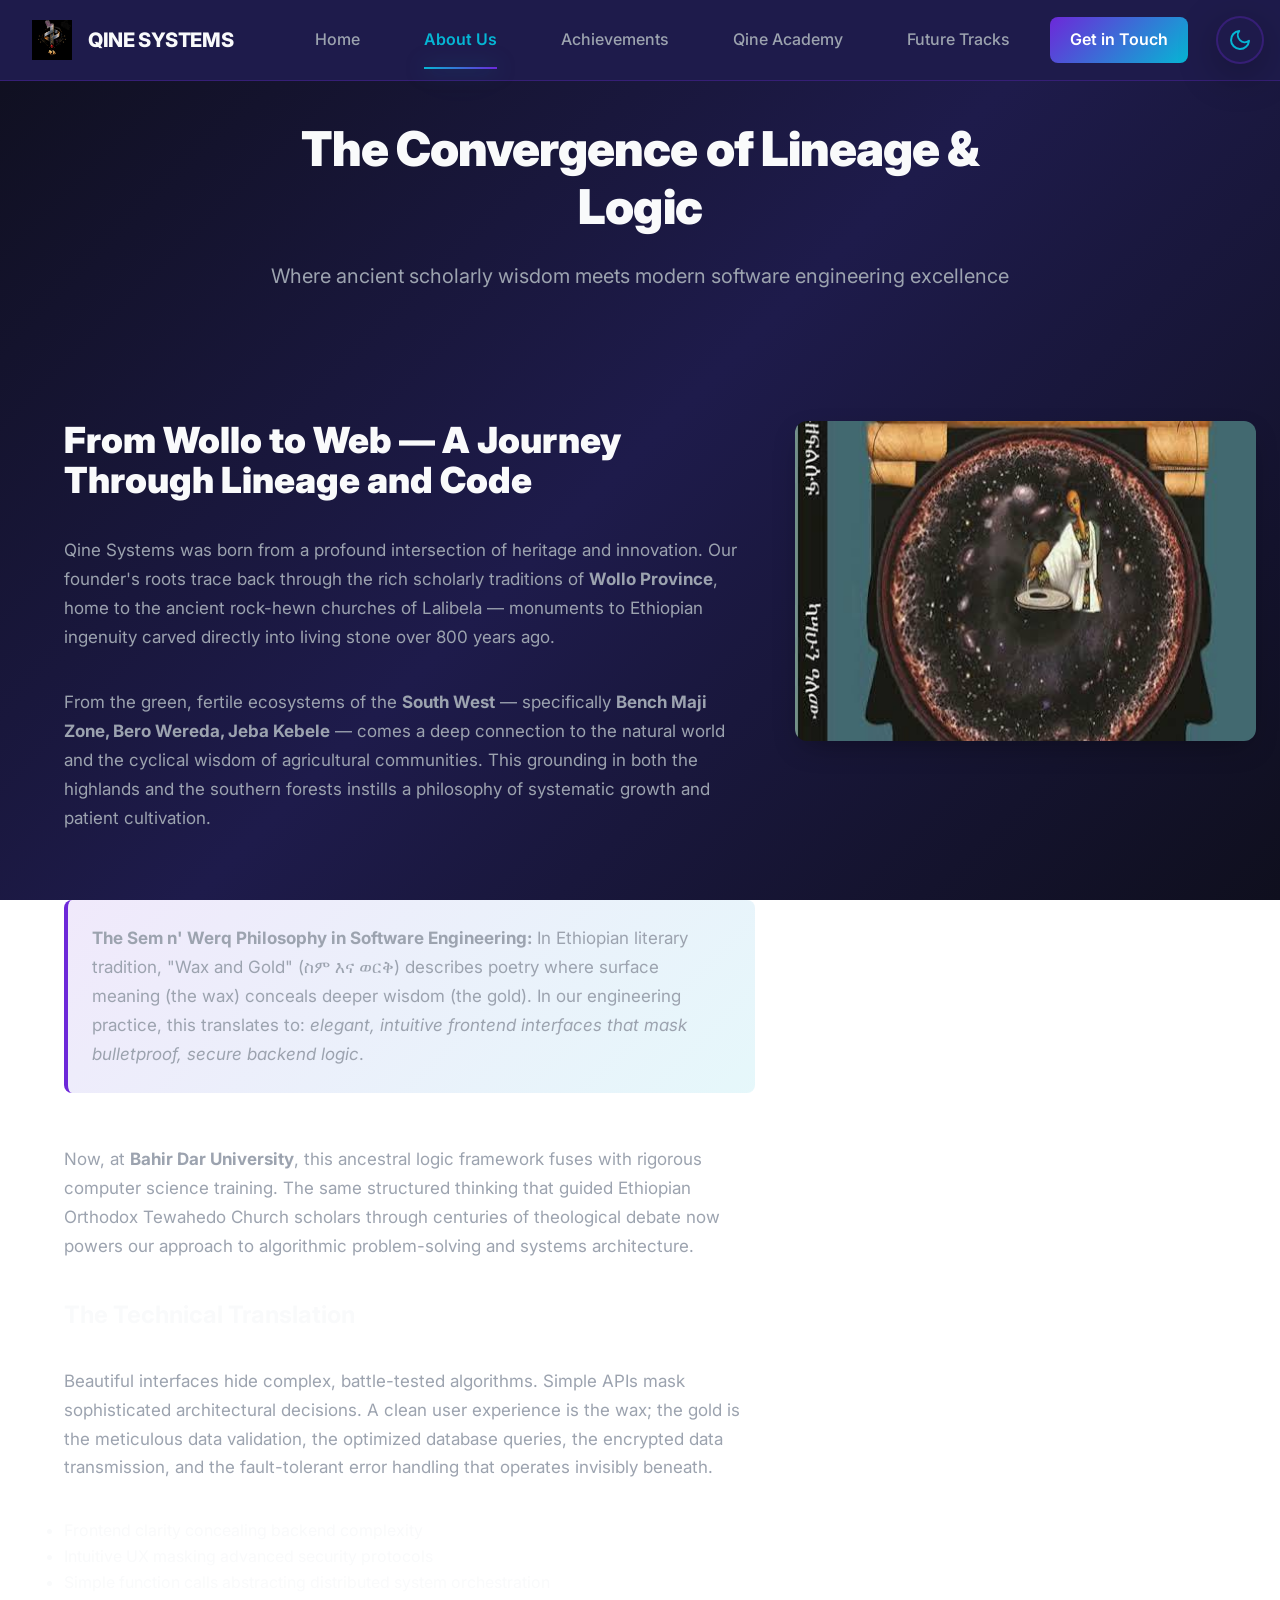
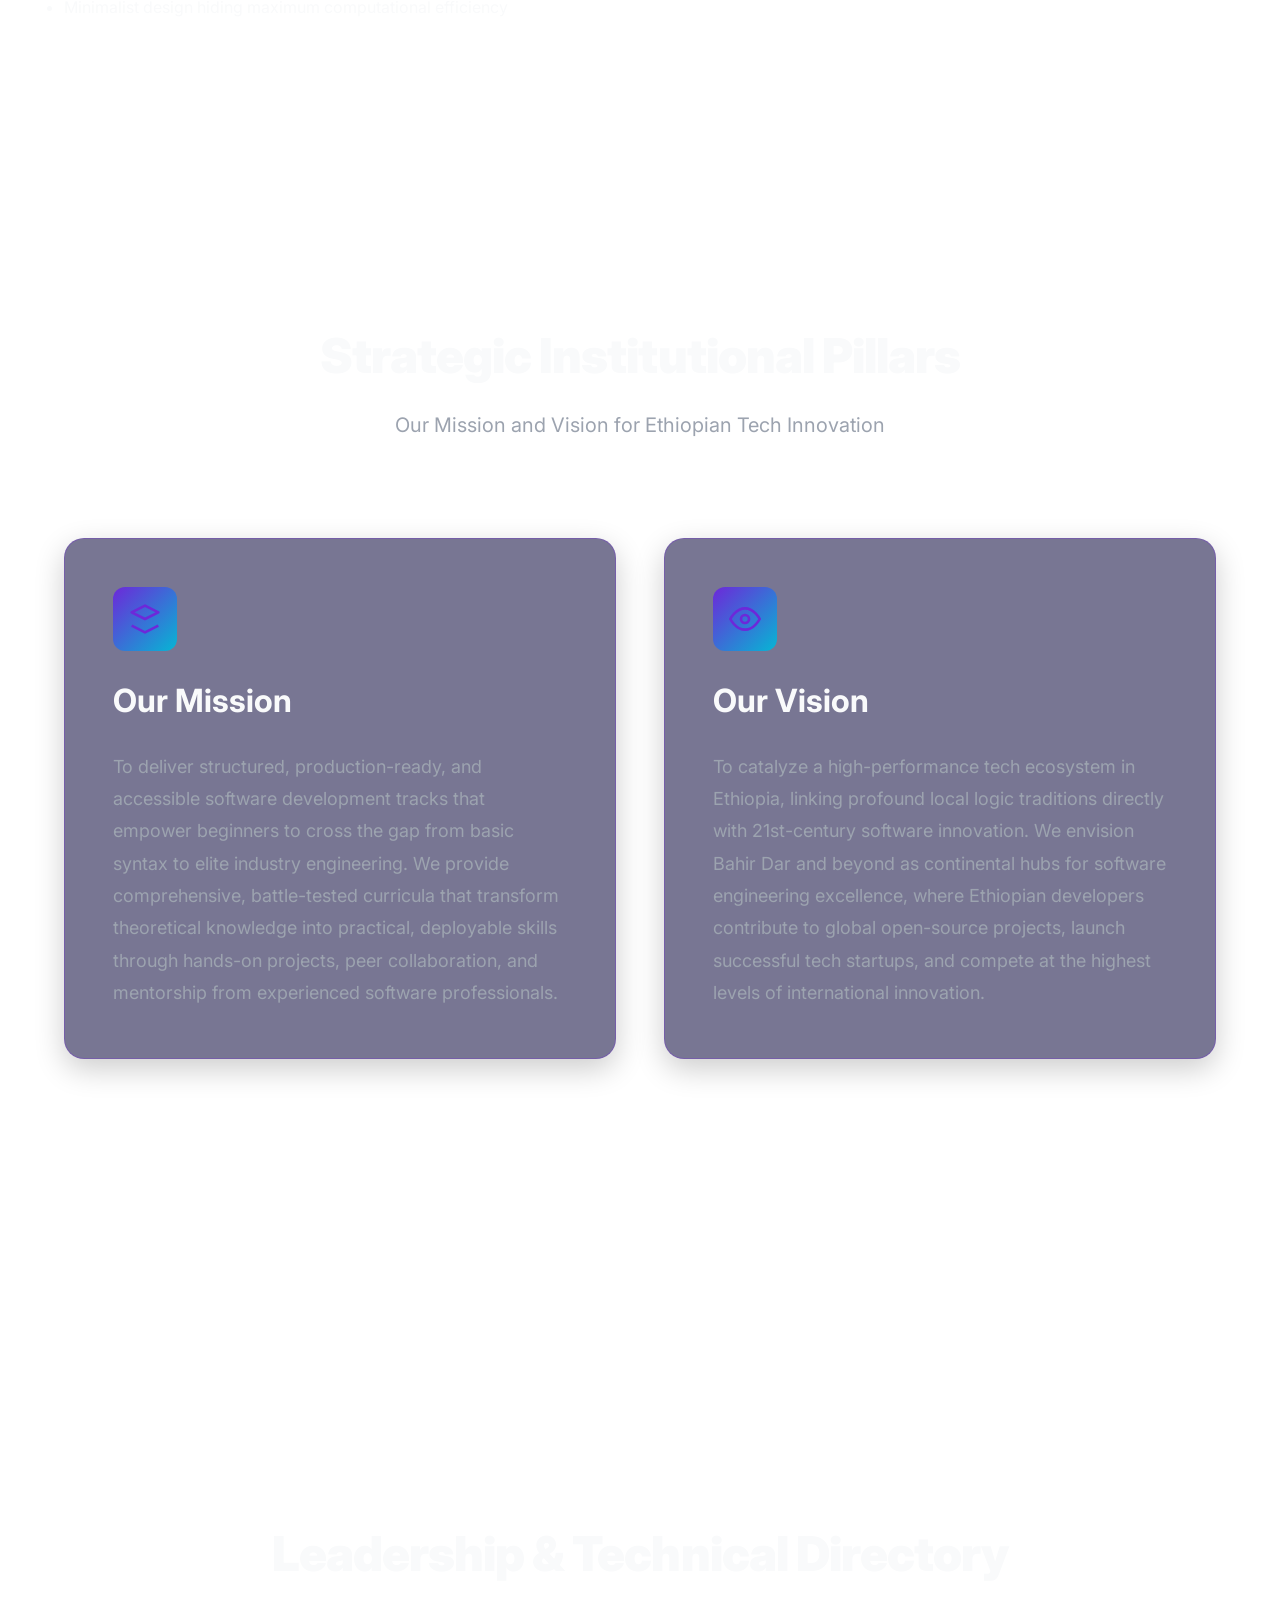
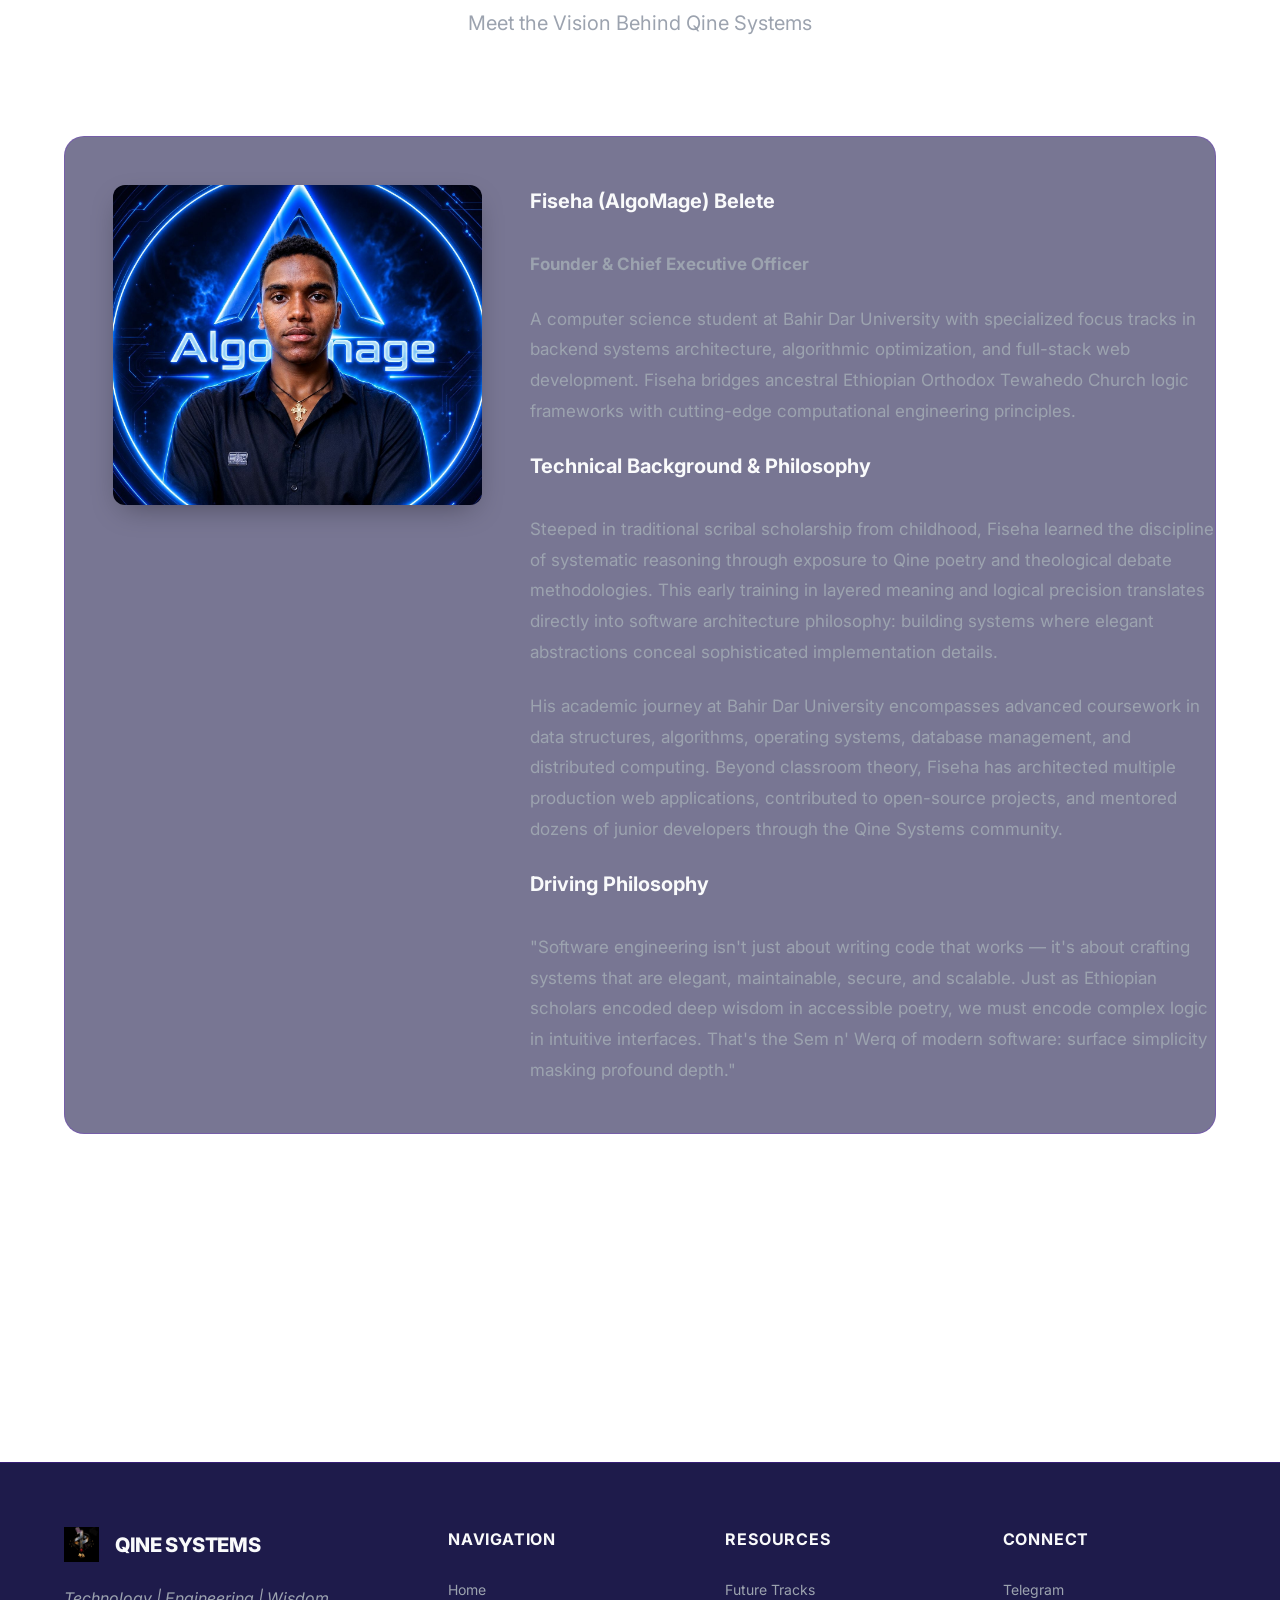
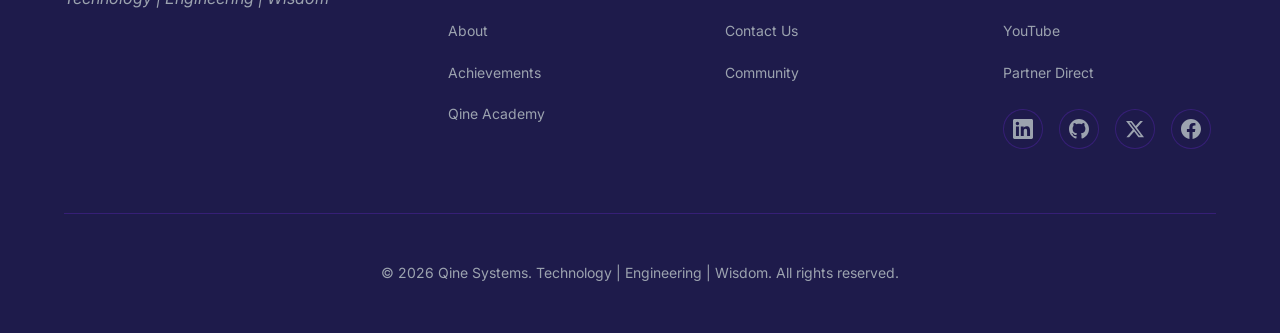
<file: pages/about.html>
<!DOCTYPE html>
<html lang="en">
<head>
    <meta charset="UTF-8">
    <meta name="viewport" content="width=device-width, initial-scale=1.0">
    <meta name="description" content="About Qine Systems - The Convergence of Lineage & Logic. Discover the Sem n' Werq philosophy and our academic foundation at Bahir Dar University.">
    <meta name="author" content="Qine Systems">
    <meta name="theme-color" content="#1E1B4B">
    <title>About Us - Qine Systems</title>
    <link rel="stylesheet" href="../styles.css">
    <link rel="preconnect" href="https://fonts.googleapis.com">
    <link rel="preconnect" href="https://fonts.gstatic.com" crossorigin>
    <link href="https://fonts.googleapis.com/css2?family=Inter:wght@300;400;500;600;700;800;900&family=JetBrains+Mono:wght@400;500;600;700&display=swap" rel="stylesheet">
</head>
<body>
    <!-- Global Navigation Bar with Theme Toggle INSIDE -->
    <header class="header" role="banner">
        <nav class="navbar" role="navigation" aria-label="Main navigation">
            <div class="nav-brand">
                <img src="../assets/QineSystem-Logo.jpg" alt="Qine Systems Logo" class="nav-logo-image">
                <a href="home.html" class="logo">QINE SYSTEMS</a>
            </div>
            
            <button class="nav-toggle" aria-label="Toggle mobile menu">
                <span class="hamburger"></span>
                <span class="hamburger"></span>
                <span class="hamburger"></span>
            </button>
            
            <ul class="nav-menu">
                <li><a href="home.html" class="nav-link">Home</a></li>
                <li><a href="about.html" class="nav-link active">About Us</a></li>
                <li><a href="achievements.html" class="nav-link">Achievements</a></li>
                <li><a href="academy.html" class="nav-link">Qine Academy</a></li>
                <li><a href="roadmap.html" class="nav-link">Future Tracks</a></li>
                <li><a href="contact.html" class="nav-link btn-nav">Get in Touch</a></li>
            </ul>
            
            <!-- THEME TOGGLE - ABSOLUTE INSIDE HEADER -->
            <button class="theme-toggle" aria-label="Toggle dark/light mode" title="Toggle theme">
                <svg class="moon-icon" xmlns="http://www.w3.org/2000/svg" viewBox="0 0 24 24" fill="none" stroke="currentColor" stroke-width="2" stroke-linecap="round" stroke-linejoin="round">
                    <path d="M21 12.79A9 9 0 1 1 11.21 3 7 7 0 0 0 21 12.79z"></path>
                </svg>
                <svg class="sun-icon" xmlns="http://www.w3.org/2000/svg" viewBox="0 0 24 24" fill="none" stroke="currentColor" stroke-width="2" stroke-linecap="round" stroke-linejoin="round">
                    <circle cx="12" cy="12" r="5"></circle>
                    <line x1="12" y1="1" x2="12" y2="3"></line>
                    <line x1="12" y1="21" x2="12" y2="23"></line>
                    <line x1="4.22" y1="4.22" x2="5.64" y2="5.64"></line>
                    <line x1="18.36" y1="18.36" x2="19.78" y2="19.78"></line>
                    <line x1="1" y1="12" x2="3" y2="12"></line>
                    <line x1="21" y1="12" x2="23" y2="12"></line>
                    <line x1="4.22" y1="19.78" x2="5.64" y2="18.36"></line>
                    <line x1="18.36" y1="5.64" x2="19.78" y2="4.22"></line>
                </svg>
            </button>
        </nav>
    </header>

    <!-- SECTION 1: THE CULTURAL & STRUCTURAL ROADMAP -->
    <section id="about" class="deep-section about-section" role="main">
        <div class="container">
            <div class="section-header">
                <h1 class="section-title">The Convergence of Lineage & Logic</h1>
                <p class="section-subtitle">
                    Where ancient scholarly wisdom meets modern software engineering excellence
                </p>
            </div>
            
            <div class="asymmetric-grid">
                <!-- Left Column: Full Cultural Narrative (60%) -->
                <div class="content-column">
                    <h2>From Wollo to Web — A Journey Through Lineage and Code</h2>
                    
                    <p>
                        Qine Systems was born from a profound intersection of heritage and innovation. Our founder's 
                        roots trace back through the rich scholarly traditions of <strong>Wollo Province</strong>, home 
                        to the ancient rock-hewn churches of Lalibela — monuments to Ethiopian ingenuity carved directly 
                        into living stone over 800 years ago.
                    </p>
                    
                    <p>
                        From the green, fertile ecosystems of the <strong>South West</strong> — specifically <strong>Bench 
                        Maji Zone, Bero Wereda, Jeba Kebele</strong> — comes a deep connection to the natural world and 
                        the cyclical wisdom of agricultural communities. This grounding in both the highlands and the 
                        southern forests instills a philosophy of systematic growth and patient cultivation.
                    </p>
                    
                    <div class="highlight-box">
                        <p>
                            <strong>The Sem n' Werq Philosophy in Software Engineering:</strong> In Ethiopian literary 
                            tradition, "Wax and Gold" (ስም እና ወርቅ) describes poetry where surface meaning (the wax) 
                            conceals deeper wisdom (the gold). In our engineering practice, this translates to: 
                            <em>elegant, intuitive frontend interfaces that mask bulletproof, secure backend logic</em>.
                        </p>
                    </div>
                    
                    <p>
                        Now, at <strong>Bahir Dar University</strong>, this ancestral logic framework fuses with rigorous 
                        computer science training. The same structured thinking that guided Ethiopian Orthodox Tewahedo 
                        Church scholars through centuries of theological debate now powers our approach to algorithmic 
                        problem-solving and systems architecture.
                    </p>
                    
                    <h3>The Technical Translation</h3>
                    
                    <p>
                        Beautiful interfaces hide complex, battle-tested algorithms. Simple APIs mask sophisticated 
                        architectural decisions. A clean user experience is the wax; the gold is the meticulous data 
                        validation, the optimized database queries, the encrypted data transmission, and the fault-tolerant 
                        error handling that operates invisibly beneath.
                    </p>
                    
                    <ul>
                        <li>Frontend clarity concealing backend complexity</li>
                        <li>Intuitive UX masking advanced security protocols</li>
                        <li>Simple function calls abstracting distributed system orchestration</li>
                        <li>Minimalist design hiding maximum computational efficiency</li>
                    </ul>
                </div>
                
                <!-- Right Column: Heritage Visual (40%) -->
                <div class="image-container">
                    <img src="../assets/qine-heritage-visual.jpg" alt="Ethiopian Scholarly Tradition">
                    <div class="image-overlay">
                        <p class="image-note gold">Ancient Scholarly Wisdom Intersecting with Modern Computer Science Logic</p>
                    </div>
                </div>
            </div>
        </div>
    </section>

    <div class="section-divider"></div>

    <!-- SECTION 2: STRATEGIC INSTITUTIONAL PILLARS -->
    <section class="deep-section pillars-section">
        <div class="container">
            <div class="section-header">
                <h2 class="section-title">Strategic Institutional Pillars</h2>
                <p class="section-subtitle">Our Mission and Vision for Ethiopian Tech Innovation</p>
            </div>
            
            <div class="mission-vision-expanded">
                <!-- Mission Module -->
                <div class="mission-vision-card-large">
                    <div class="card-icon-large" aria-hidden="true">
                        <svg width="60" height="60" viewBox="0 0 24 24" fill="none" xmlns="http://www.w3.org/2000/svg">
                            <path d="M12 2L2 7L12 12L22 7L12 2Z" stroke="currentColor" stroke-width="2" stroke-linejoin="round"/>
                            <path d="M2 17L12 22L22 17" stroke="currentColor" stroke-width="2" stroke-linejoin="round"/>
                        </svg>
                    </div>
                    <h3>Our Mission</h3>
                    <p>
                        To deliver structured, production-ready, and accessible software development tracks that 
                        empower beginners to cross the gap from basic syntax to elite industry engineering. We 
                        provide comprehensive, battle-tested curricula that transform theoretical knowledge into 
                        practical, deployable skills through hands-on projects, peer collaboration, and mentorship 
                        from experienced software professionals.
                    </p>
                </div>
                
                <!-- Vision Module -->
                <div class="mission-vision-card-large">
                    <div class="card-icon-large" aria-hidden="true">
                        <svg width="60" height="60" viewBox="0 0 24 24" fill="none" xmlns="http://www.w3.org/2000/svg">
                            <path d="M1 12s4-8 11-8 11 8 11 8-4 8-11 8-11-8-11-8z" stroke="currentColor" stroke-width="2"/>
                            <circle cx="12" cy="12" r="3" stroke="currentColor" stroke-width="2"/>
                        </svg>
                    </div>
                    <h3>Our Vision</h3>
                    <p>
                        To catalyze a high-performance tech ecosystem in Ethiopia, linking profound local logic 
                        traditions directly with 21st-century software innovation. We envision Bahir Dar and beyond 
                        as continental hubs for software engineering excellence, where Ethiopian developers contribute 
                        to global open-source projects, launch successful tech startups, and compete at the highest 
                        levels of international innovation.
                    </p>
                </div>
            </div>
        </div>
    </section>

    <div class="section-divider"></div>

    <!-- SECTION 3: LEADERSHIP & TECH DIRECTORY -->
    <section class="deep-section leadership-section">
        <div class="container">
            <div class="section-header">
                <h2 class="section-title">Leadership & Technical Directory</h2>
                <p class="section-subtitle">Meet the Vision Behind Qine Systems</p>
            </div>
            
            <div class="leadership-profile-expanded">
                <!-- Left Column: Founder Profile Image (35%) -->
                <div class="image-container" style="height: 400px;">
                    <img src="../assets/founder-profile.jpg" alt="Founder and CEO">
                    <div class="image-overlay">
                        <p class="image-note gold">Founder & CEO — Qine Systems</p>
                    </div>
                </div>
                
                <!-- Right Column: Comprehensive Bio (65%) -->
                <div class="profile-bio-extended">
                    <h4>Fiseha (AlgoMage) Belete</h4>
                    <p><strong>Founder & Chief Executive Officer</strong></p>
                    
                    <p>
                        A computer science student at Bahir Dar University with specialized focus tracks in backend 
                        systems architecture, algorithmic optimization, and full-stack web development. Fiseha bridges 
                        ancestral Ethiopian Orthodox Tewahedo Church logic frameworks with cutting-edge computational 
                        engineering principles.
                    </p>
                    
                    <h4>Technical Background & Philosophy</h4>
                    
                    <p>
                        Steeped in traditional scribal scholarship from childhood, Fiseha learned the discipline of 
                        systematic reasoning through exposure to Qine poetry and theological debate methodologies. 
                        This early training in layered meaning and logical precision translates directly into software 
                        architecture philosophy: building systems where elegant abstractions conceal sophisticated 
                        implementation details.
                    </p>
                    
                    <p>
                        His academic journey at Bahir Dar University encompasses advanced coursework in data structures, 
                        algorithms, operating systems, database management, and distributed computing. Beyond classroom 
                        theory, Fiseha has architected multiple production web applications, contributed to open-source 
                        projects, and mentored dozens of junior developers through the Qine Systems community.
                    </p>
                    
                    <h4>Driving Philosophy</h4>
                    
                    <p>
                        "Software engineering isn't just about writing code that works — it's about crafting systems 
                        that are elegant, maintainable, secure, and scalable. Just as Ethiopian scholars encoded deep 
                        wisdom in accessible poetry, we must encode complex logic in intuitive interfaces. That's the 
                        Sem n' Werq of modern software: surface simplicity masking profound depth."
                    </p>
                </div>
            </div>
        </div>
    </section>

    <!-- Footer -->
    <footer class="footer" role="contentinfo">
        <div class="container">
            <div class="footer-content">
                <div class="footer-brand">
                    <div class="footer-logo-container">
                        <img src="../assets/QineSystem-Logo.jpg" alt="Qine Systems Logo" class="footer-logo-image">
                        <h3 class="footer-logo">QINE SYSTEMS</h3>
                    </div>
                    <p class="footer-tagline">Technology | Engineering | Wisdom</p>
                </div>
                
                <nav class="footer-links" aria-label="Footer navigation">
                    <div class="footer-column">
                        <h4>Navigation</h4>
                        <ul>
                            <li><a href="home.html">Home</a></li>
                            <li><a href="about.html">About</a></li>
                            <li><a href="achievements.html">Achievements</a></li>
                            <li><a href="academy.html">Qine Academy</a></li>
                        </ul>
                    </div>
                    
                    <div class="footer-column">
                        <h4>Resources</h4>
                        <ul>
                            <li><a href="roadmap.html">Future Tracks</a></li>
                            <li><a href="contact.html">Contact Us</a></li>
                            <li><a href="https://t.me/QineSystems" target="_blank" rel="noopener noreferrer">Community</a></li>
                        </ul>
                    </div>
                    
                    <div class="footer-column">
                        <h4>Connect</h4>
                        <ul>
                            <li><a href="https://t.me/QineSystems" target="_blank" rel="noopener noreferrer">Telegram</a></li>
                            <li><a href="https://youtube.com/@QineSystems" target="_blank" rel="noopener noreferrer">YouTube</a></li>
                            <li><a href="https://t.me/YourPersonalTelegram" target="_blank" rel="noopener noreferrer">Partner Direct</a></li>
                        </ul>
                        <div class="footer-social">
                            <a href="https://www.linkedin.com/company/qinesystems" class="social-link linkedin" target="_blank" rel="noopener noreferrer" aria-label="LinkedIn">
                                <svg xmlns="http://www.w3.org/2000/svg" viewBox="0 0 24 24" fill="currentColor">
                                    <path d="M20.447 20.452h-3.554v-5.569c0-1.328-.027-3.037-1.852-3.037-1.853 0-2.136 1.445-2.136 2.939v5.667H9.351V9h3.414v1.561h.046c.477-.9 1.637-1.85 3.37-1.85 3.601 0 4.267 2.37 4.267 5.455v6.286zM5.337 7.433c-1.144 0-2.063-.926-2.063-2.065 0-1.138.92-2.063 2.063-2.063 1.14 0 2.064.925 2.064 2.063 0 1.139-.925 2.065-2.064 2.065zm1.782 13.019H3.555V9h3.564v11.452zM22.225 0H1.771C.792 0 0 .774 0 1.729v20.542C0 23.227.792 24 1.771 24h20.451C23.2 24 24 23.227 24 22.271V1.729C24 .774 23.2 0 22.222 0h.003z"/>
                                </svg>
                            </a>
                            <a href="https://github.com/qinesystems" class="social-link github" target="_blank" rel="noopener noreferrer" aria-label="GitHub">
                                <svg xmlns="http://www.w3.org/2000/svg" viewBox="0 0 24 24" fill="currentColor">
                                    <path d="M12 0c-6.626 0-12 5.373-12 12 0 5.302 3.438 9.8 8.207 11.387.599.111.793-.261.793-.577v-2.234c-3.338.726-4.033-1.416-4.033-1.416-.546-1.387-1.333-1.756-1.333-1.756-1.089-.745.083-.729.083-.729 1.205.084 1.839 1.237 1.839 1.237 1.07 1.834 2.807 1.304 3.492.997.107-.775.418-1.305.762-1.604-2.665-.305-5.467-1.334-5.467-5.931 0-1.311.469-2.381 1.236-3.221-.124-.303-.535-1.524.117-3.176 0 0 1.008-.322 3.301 1.23.957-.266 1.983-.399 3.003-.404 1.02.005 2.047.138 3.006.404 2.291-1.552 3.297-1.23 3.297-1.23.653 1.653.242 2.874.118 3.176.77.84 1.235 1.911 1.235 3.221 0 4.609-2.807 5.624-5.479 5.921.43.372.823 1.102.823 2.222v3.293c0 .319.192.694.801.576 4.765-1.589 8.199-6.086 8.199-11.386 0-6.627-5.373-12-12-12z"/>
                                </svg>
                            </a>
                            <a href="https://twitter.com/QineSystems" class="social-link twitter" target="_blank" rel="noopener noreferrer" aria-label="X (Twitter)">
                                <svg xmlns="http://www.w3.org/2000/svg" viewBox="0 0 24 24" fill="currentColor">
                                    <path d="M18.244 2.25h3.308l-7.227 8.26 8.502 11.24H16.17l-5.214-6.817L4.99 21.75H1.68l7.73-8.835L1.254 2.25H8.08l4.713 6.231zm-1.161 17.52h1.833L7.084 4.126H5.117z"/>
                                </svg>
                            </a>
                            <a href="https://www.facebook.com/QineSystems" class="social-link facebook" target="_blank" rel="noopener noreferrer" aria-label="Facebook">
                                <svg xmlns="http://www.w3.org/2000/svg" viewBox="0 0 24 24" fill="currentColor">
                                    <path d="M24 12.073c0-6.627-5.373-12-12-12s-12 5.373-12 12c0 5.99 4.388 10.954 10.125 11.854v-8.385H7.078v-3.47h3.047V9.43c0-3.007 1.792-4.669 4.533-4.669 1.312 0 2.686.235 2.686.235v2.953H15.83c-1.491 0-1.956.925-1.956 1.874v2.25h3.328l-.532 3.47h-2.796v8.385C19.612 23.027 24 18.062 24 12.073z"/>
                                </svg>
                            </a>
                        </div>
                    </div>
                </nav>
            </div>
            
            <div class="footer-bottom">
                <p>&copy; 2026 Qine Systems. Technology | Engineering | Wisdom. All rights reserved.</p>
            </div>
        </div>
    </footer>

    

    <script src="../script.js"></script>
</body>
</html>
</file>
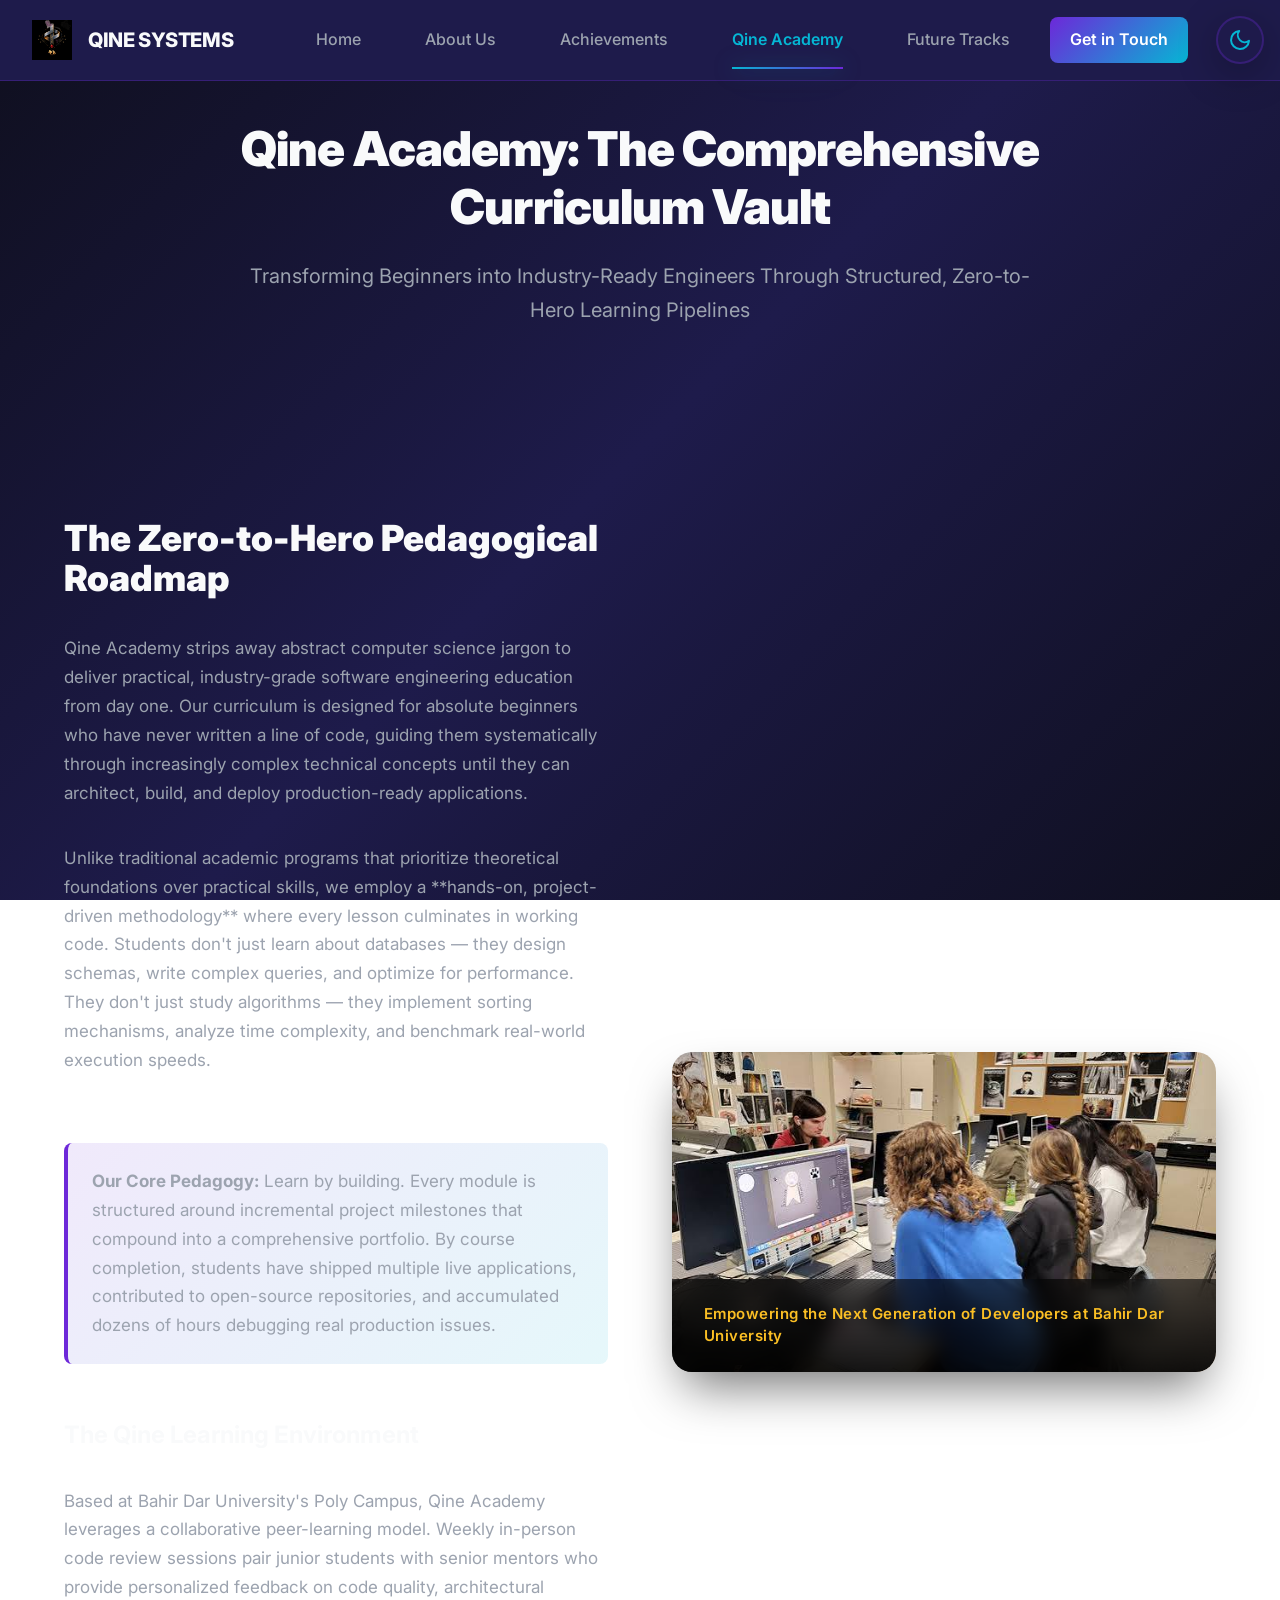
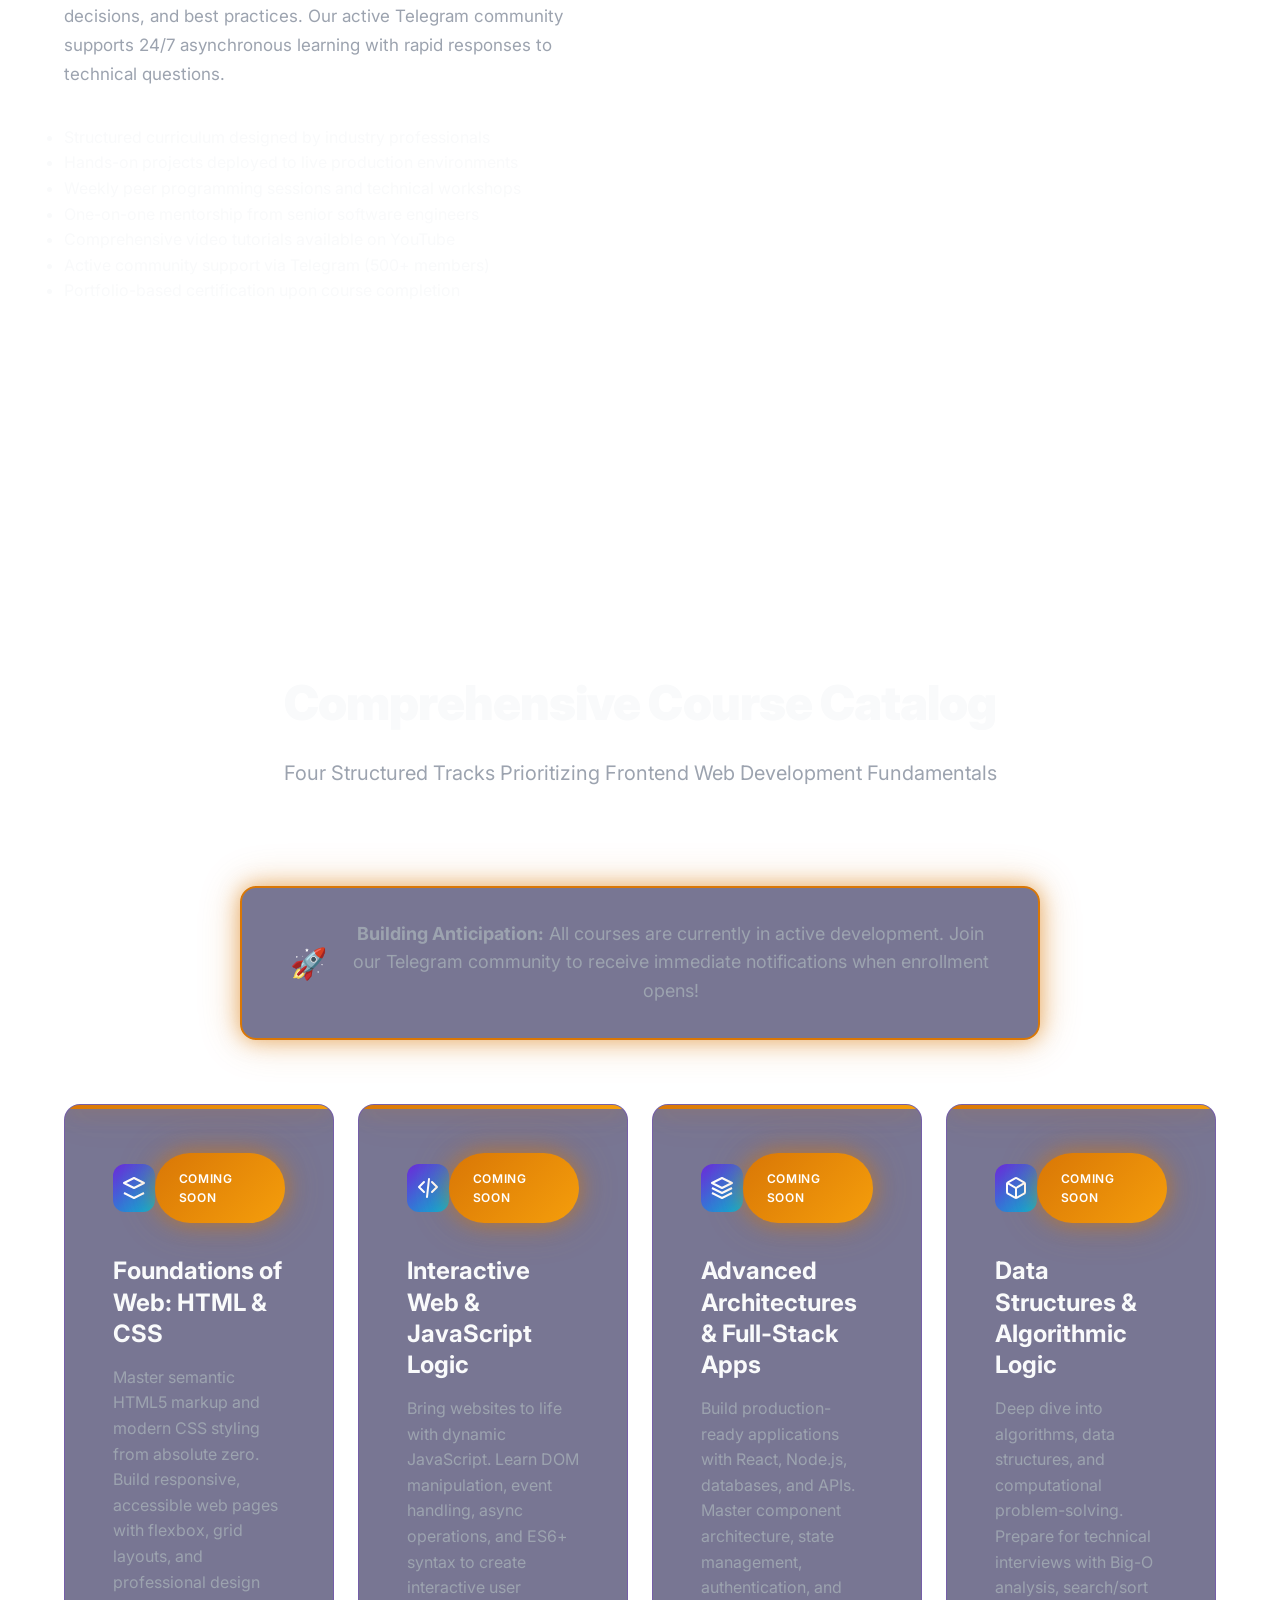
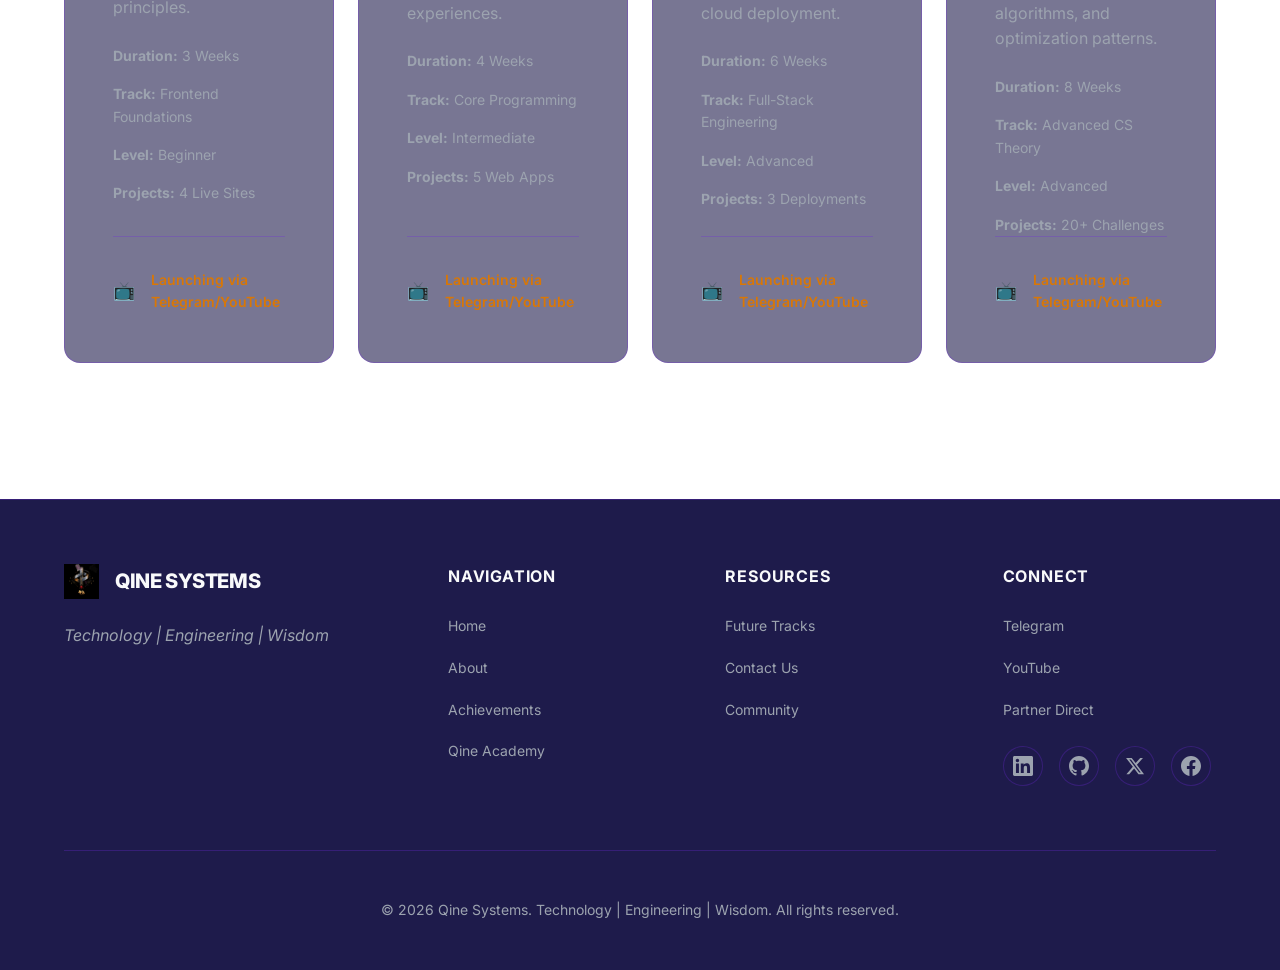
<file: pages/academy.html>
<!DOCTYPE html>
<html lang="en">
<head>
    <meta charset="UTF-8">
    <meta name="viewport" content="width=device-width, initial-scale=1.0">
    <meta name="description" content="Qine Academy - Structural software engineering education from zero to hero">
    <title>Qine Academy - Qine Systems</title>
    <link rel="stylesheet" href="../styles.css">
    <link rel="preconnect" href="https://fonts.googleapis.com">
    <link rel="preconnect" href="https://fonts.gstatic.com" crossorigin>
    <link href="https://fonts.googleapis.com/css2?family=Inter:wght@300;400;500;600;700;800&family=Fira+Code:wght@400;500;600&display=swap" rel="stylesheet">
</head>
<body>
     <header class="header" role="banner">
        <nav class="navbar" role="navigation" aria-label="Main navigation">
            <div class="nav-brand">
                <img src="../assets/QineSystem-Logo.jpg" alt="Qine Systems Logo" class="nav-logo-image">
                <a href="home.html" class="logo">QINE SYSTEMS</a>
            </div>
            
            <button class="nav-toggle" aria-label="Toggle mobile menu">
                <span class="hamburger"></span>
                <span class="hamburger"></span>
                <span class="hamburger"></span>
            </button>
            
            <ul class="nav-menu">
                <li><a href="home.html" class="nav-link">Home</a></li>
                <li><a href="about.html" class="nav-link">About Us</a></li>
                <li><a href="achievements.html" class="nav-link">Achievements</a></li>
                <li><a href="academy.html" class="nav-link active">Qine Academy</a></li>
                <li><a href="roadmap.html" class="nav-link">Future Tracks</a></li>
                <li><a href="contact.html" class="nav-link btn-nav">Get in Touch</a></li>
            </ul>
            
            <!-- THEME TOGGLE - ABSOLUTE INSIDE HEADER -->
            <button class="theme-toggle" aria-label="Toggle dark/light mode" title="Toggle theme">
                <svg class="moon-icon" xmlns="http://www.w3.org/2000/svg" viewBox="0 0 24 24" fill="none" stroke="currentColor" stroke-width="2" stroke-linecap="round" stroke-linejoin="round">
                    <path d="M21 12.79A9 9 0 1 1 11.21 3 7 7 0 0 0 21 12.79z"></path>
                </svg>
                <svg class="sun-icon" xmlns="http://www.w3.org/2000/svg" viewBox="0 0 24 24" fill="none" stroke="currentColor" stroke-width="2" stroke-linecap="round" stroke-linejoin="round">
                    <circle cx="12" cy="12" r="5"></circle>
                    <line x1="12" y1="1" x2="12" y2="3"></line>
                    <line x1="12" y1="21" x2="12" y2="23"></line>
                    <line x1="4.22" y1="4.22" x2="5.64" y2="5.64"></line>
                    <line x1="18.36" y1="18.36" x2="19.78" y2="19.78"></line>
                    <line x1="1" y1="12" x2="3" y2="12"></line>
                    <line x1="21" y1="12" x2="23" y2="12"></line>
                    <line x1="4.22" y1="19.78" x2="5.64" y2="18.36"></line>
                    <line x1="18.36" y1="5.64" x2="19.78" y2="4.22"></line>
                </svg>
            </button>
        </nav>
    </header>

    <!-- SECTION 1: THE ACADEMY VISION & STUDENT ENVIRONMENT -->
    <section id="academy" class="deep-section academy-section" role="main" style="padding-top: calc(80px + var(--spacing-3xl));">
        <div class="container">
            <div class="section-header">
                <h1 class="section-title">Qine Academy: The Comprehensive Curriculum Vault</h1>
                <p class="section-subtitle">
                    Transforming Beginners into Industry-Ready Engineers Through Structured, Zero-to-Hero Learning Pipelines
                </p>
            </div>
            
            <div class="split-grid-50">
                <!-- Left Column: Academy Vision & Pedagogy (50%) -->
                <div class="content-column">
                    <h2>The Zero-to-Hero Pedagogical Roadmap</h2>
                    
                    <p>
                        Qine Academy strips away abstract computer science jargon to deliver practical, industry-grade 
                        software engineering education from day one. Our curriculum is designed for absolute beginners 
                        who have never written a line of code, guiding them systematically through increasingly complex 
                        technical concepts until they can architect, build, and deploy production-ready applications.
                    </p>
                    
                    <p>
                        Unlike traditional academic programs that prioritize theoretical foundations over practical skills, 
                        we employ a **hands-on, project-driven methodology** where every lesson culminates in working code. 
                        Students don't just learn about databases — they design schemas, write complex queries, and optimize 
                        for performance. They don't just study algorithms — they implement sorting mechanisms, analyze time 
                        complexity, and benchmark real-world execution speeds.
                    </p>
                    
                    <div class="highlight-box">
                        <p>
                            <strong>Our Core Pedagogy:</strong> Learn by building. Every module is structured around 
                            incremental project milestones that compound into a comprehensive portfolio. By course 
                            completion, students have shipped multiple live applications, contributed to open-source 
                            repositories, and accumulated dozens of hours debugging real production issues.
                        </p>
                    </div>
                    
                    <h3>The Qine Learning Environment</h3>
                    
                    <p>
                        Based at Bahir Dar University's Poly Campus, Qine Academy leverages a collaborative peer-learning 
                        model. Weekly in-person code review sessions pair junior students with senior mentors who provide 
                        personalized feedback on code quality, architectural decisions, and best practices. Our active 
                        Telegram community supports 24/7 asynchronous learning with rapid responses to technical questions.
                    </p>
                    
                    <ul>
                        <li>Structured curriculum designed by industry professionals</li>
                        <li>Hands-on projects deployed to live production environments</li>
                        <li>Weekly peer programming sessions and technical workshops</li>
                        <li>One-on-one mentorship from senior software engineers</li>
                        <li>Comprehensive video tutorials available on YouTube</li>
                        <li>Active community support via Telegram (500+ members)</li>
                        <li>Portfolio-based certification upon course completion</li>
                    </ul>
                </div>
                
                <!-- Right Column: Student Environment Visual (50%) -->
                <div class="image-wrapper-enhanced">
                    <img src="../assets/academy-students-visual.jpg" alt="Qine Academy Learning Environment">
                    <div class="image-caption-banner">
                        <p class="caption-text gold">Empowering the Next Generation of Developers at Bahir Dar University</p>
                    </div>
                </div>
            </div>
        </div>
    </section>

    <div class="section-divider"></div>

    <!-- SECTION 2: STRICT 4-COLUMN CURRICULUM GRID -->
    <section class="deep-section curriculum-section">
        <div class="container">
            <div class="section-header">
                <h2 class="section-title">Comprehensive Course Catalog</h2>
                <p class="section-subtitle">Four Structured Tracks Prioritizing Frontend Web Development Fundamentals</p>
            </div>
            
            <div class="launch-announcement">
                <div class="announcement-content">
                    <span class="announcement-icon">🚀</span>
                    <p><strong>Building Anticipation:</strong> All courses are currently in active development. 
                    Join our Telegram community to receive immediate notifications when enrollment opens!</p>
                </div>
            </div>
            
            <!-- 4-Column Course Grid (25% Width Each) -->
            <div class="curriculum-grid-4col">
                <!-- Course 1: Foundations of Web - HTML & CSS -->
                <article class="course-card coming-soon-card">
                    <div class="card-header">
                        <div class="card-icon">
                            <svg width="24" height="24" viewBox="0 0 24 24" fill="none" xmlns="http://www.w3.org/2000/svg">
                                <path d="M12 2L2 7L12 12L22 7L12 2Z" stroke="currentColor" stroke-width="2" stroke-linejoin="round"/>
                                <path d="M2 17L12 22L22 17" stroke="currentColor" stroke-width="2" stroke-linejoin="round"/>
                            </svg>
                        </div>
                        <span class="status-badge coming-soon">COMING SOON</span>
                    </div>
                    <h3 class="card-title">Foundations of Web: HTML & CSS</h3>
                    <p class="card-description">
                        Master semantic HTML5 markup and modern CSS styling from absolute zero. Build responsive, 
                        accessible web pages with flexbox, grid layouts, and professional design principles.
                    </p>
                    <ul class="card-meta">
                        <li><strong>Duration:</strong> 3 Weeks</li>
                        <li><strong>Track:</strong> Frontend Foundations</li>
                        <li><strong>Level:</strong> Beginner</li>
                        <li><strong>Projects:</strong> 4 Live Sites</li>
                    </ul>
                    <div class="launch-indicator">
                        <span class="indicator-icon">📺</span>
                        <span class="indicator-text">Launching via Telegram/YouTube</span>
                    </div>
                </article>
                
                <!-- Course 2: Interactive Web & JavaScript Logic -->
                <article class="course-card coming-soon-card">
                    <div class="card-header">
                        <div class="card-icon">
                            <svg width="24" height="24" viewBox="0 0 24 24" fill="none" xmlns="http://www.w3.org/2000/svg">
                                <path d="M8 6L3 11L8 16" stroke="currentColor" stroke-width="2" stroke-linecap="round" stroke-linejoin="round"/>
                                <path d="M16 6L21 11L16 16" stroke="currentColor" stroke-width="2" stroke-linecap="round" stroke-linejoin="round"/>
                                <path d="M13 3L11 21" stroke="currentColor" stroke-width="2" stroke-linecap="round"/>
                            </svg>
                        </div>
                        <span class="status-badge coming-soon">COMING SOON</span>
                    </div>
                    <h3 class="card-title">Interactive Web & JavaScript Logic</h3>
                    <p class="card-description">
                        Bring websites to life with dynamic JavaScript. Learn DOM manipulation, event handling, 
                        async operations, and ES6+ syntax to create interactive user experiences.
                    </p>
                    <ul class="card-meta">
                        <li><strong>Duration:</strong> 4 Weeks</li>
                        <li><strong>Track:</strong> Core Programming</li>
                        <li><strong>Level:</strong> Intermediate</li>
                        <li><strong>Projects:</strong> 5 Web Apps</li>
                    </ul>
                    <div class="launch-indicator">
                        <span class="indicator-icon">📺</span>
                        <span class="indicator-text">Launching via Telegram/YouTube</span>
                    </div>
                </article>
                
                <!-- Course 3: Advanced Architectures & Full-Stack Apps -->
                <article class="course-card coming-soon-card">
                    <div class="card-header">
                        <div class="card-icon">
                            <svg width="24" height="24" viewBox="0 0 24 24" fill="none" xmlns="http://www.w3.org/2000/svg">
                                <path d="M12 2L2 7L12 12L22 7L12 2Z" stroke="currentColor" stroke-width="2" stroke-linejoin="round"/>
                                <path d="M2 17L12 22L22 17" stroke="currentColor" stroke-width="2" stroke-linejoin="round"/>
                                <path d="M2 12L12 17L22 12" stroke="currentColor" stroke-width="2" stroke-linejoin="round"/>
                            </svg>
                        </div>
                        <span class="status-badge coming-soon">COMING SOON</span>
                    </div>
                    <h3 class="card-title">Advanced Architectures & Full-Stack Apps</h3>
                    <p class="card-description">
                        Build production-ready applications with React, Node.js, databases, and APIs. Master 
                        component architecture, state management, authentication, and cloud deployment.
                    </p>
                    <ul class="card-meta">
                        <li><strong>Duration:</strong> 6 Weeks</li>
                        <li><strong>Track:</strong> Full-Stack Engineering</li>
                        <li><strong>Level:</strong> Advanced</li>
                        <li><strong>Projects:</strong> 3 Deployments</li>
                    </ul>
                    <div class="launch-indicator">
                        <span class="indicator-icon">📺</span>
                        <span class="indicator-text">Launching via Telegram/YouTube</span>
                    </div>
                </article>
                
                <!-- Course 4: Data Structures & Algorithmic Logic -->
                <article class="course-card coming-soon-card">
                    <div class="card-header">
                        <div class="card-icon">
                            <svg width="24" height="24" viewBox="0 0 24 24" fill="none" xmlns="http://www.w3.org/2000/svg">
                                <path d="M21 16V8C20.9996 7.64927 20.9071 7.30481 20.7315 7C20.556 6.69519 20.3037 6.44337 20 6.27L13 2.27C12.696 2.09634 12.3511 2.00444 12 2.00444C11.6489 2.00444 11.304 2.09634 11 2.27L4 6.27C3.69626 6.44337 3.44398 6.69519 3.26846 7C3.09294 7.30481 3.00036 7.64927 3 8V16C3.00036 16.3507 3.09294 16.6952 3.26846 17C3.44398 17.3048 3.69626 17.5566 4 17.73L11 21.73C11.304 21.9037 11.6489 21.9956 12 21.9956C12.3511 21.9956 12.696 21.9037 13 21.73L20 17.73C20.3037 17.5566 20.556 17.3048 20.7315 17C20.9071 16.6952 20.9996 16.3507 21 16Z" stroke="currentColor" stroke-width="2"/>
                                <path d="M3.27002 6.96002L12 12.01L20.73 6.96002" stroke="currentColor" stroke-width="2"/>
                                <path d="M12 22.08V12" stroke="currentColor" stroke-width="2"/>
                            </svg>
                        </div>
                        <span class="status-badge coming-soon">COMING SOON</span>
                    </div>
                    <h3 class="card-title">Data Structures & Algorithmic Logic</h3>
                    <p class="card-description">
                        Deep dive into algorithms, data structures, and computational problem-solving. Prepare for 
                        technical interviews with Big-O analysis, search/sort algorithms, and optimization patterns.
                    </p>
                    <ul class="card-meta">
                        <li><strong>Duration:</strong> 8 Weeks</li>
                        <li><strong>Track:</strong> Advanced CS Theory</li>
                        <li><strong>Level:</strong> Advanced</li>
                        <li><strong>Projects:</strong> 20+ Challenges</li>
                    </ul>
                    <div class="launch-indicator">
                        <span class="indicator-icon">📺</span>
                        <span class="indicator-text">Launching via Telegram/YouTube</span>
                    </div>
                </article>
            </div>
        </div>
    </section>

    <!-- Footer -->
    <footer class="footer" role="contentinfo">
        <div class="container">
            <div class="footer-content">
                <div class="footer-brand">
                    <div class="footer-logo-container">
                        <img src="../QineSystem-Logo.jpg" alt="Qine Systems Logo" class="footer-logo-image">
                        <h3 class="footer-logo">QINE SYSTEMS</h3>
                    </div>
                    <p class="footer-tagline">Technology | Engineering | Wisdom</p>
                </div>
                
                <nav class="footer-links" aria-label="Footer navigation">
                    <div class="footer-column">
                        <h4>Navigation</h4>
                        <ul>
                            <li><a href="home.html">Home</a></li>
                            <li><a href="about.html">About</a></li>
                            <li><a href="achievements.html">Achievements</a></li>
                            <li><a href="academy.html">Qine Academy</a></li>
                        </ul>
                    </div>
                    
                    <div class="footer-column">
                        <h4>Resources</h4>
                        <ul>
                            <li><a href="roadmap.html">Future Tracks</a></li>
                            <li><a href="contact.html">Contact Us</a></li>
                            <li><a href="https://t.me/QineSystems" target="_blank" rel="noopener noreferrer">Community</a></li>
                        </ul>
                    </div>
                    
                    <div class="footer-column">
                        <h4>Connect</h4>
                        <ul>
                            <li><a href="https://t.me/QineSystems" target="_blank" rel="noopener noreferrer">Telegram</a></li>
                            <li><a href="https://youtube.com/@QineSystems" target="_blank" rel="noopener noreferrer">YouTube</a></li>
                            <li><a href="https://t.me/YourPersonalTelegram" target="_blank" rel="noopener noreferrer">Partner Direct</a></li>
                        </ul>
                        <div class="footer-social">
                            <a href="https://www.linkedin.com/company/qinesystems" class="social-link linkedin" target="_blank" rel="noopener noreferrer" aria-label="LinkedIn">
                                <svg xmlns="http://www.w3.org/2000/svg" viewBox="0 0 24 24" fill="currentColor">
                                    <path d="M20.447 20.452h-3.554v-5.569c0-1.328-.027-3.037-1.852-3.037-1.853 0-2.136 1.445-2.136 2.939v5.667H9.351V9h3.414v1.561h.046c.477-.9 1.637-1.85 3.37-1.85 3.601 0 4.267 2.37 4.267 5.455v6.286zM5.337 7.433c-1.144 0-2.063-.926-2.063-2.065 0-1.138.92-2.063 2.063-2.063 1.14 0 2.064.925 2.064 2.063 0 1.139-.925 2.065-2.064 2.065zm1.782 13.019H3.555V9h3.564v11.452zM22.225 0H1.771C.792 0 0 .774 0 1.729v20.542C0 23.227.792 24 1.771 24h20.451C23.2 24 24 23.227 24 22.271V1.729C24 .774 23.2 0 22.222 0h.003z"/>
                                </svg>
                            </a>
                            <a href="https://github.com/qinesystems" class="social-link github" target="_blank" rel="noopener noreferrer" aria-label="GitHub">
                                <svg xmlns="http://www.w3.org/2000/svg" viewBox="0 0 24 24" fill="currentColor">
                                    <path d="M12 0c-6.626 0-12 5.373-12 12 0 5.302 3.438 9.8 8.207 11.387.599.111.793-.261.793-.577v-2.234c-3.338.726-4.033-1.416-4.033-1.416-.546-1.387-1.333-1.756-1.333-1.756-1.089-.745.083-.729.083-.729 1.205.084 1.839 1.237 1.839 1.237 1.07 1.834 2.807 1.304 3.492.997.107-.775.418-1.305.762-1.604-2.665-.305-5.467-1.334-5.467-5.931 0-1.311.469-2.381 1.236-3.221-.124-.303-.535-1.524.117-3.176 0 0 1.008-.322 3.301 1.23.957-.266 1.983-.399 3.003-.404 1.02.005 2.047.138 3.006.404 2.291-1.552 3.297-1.23 3.297-1.23.653 1.653.242 2.874.118 3.176.77.84 1.235 1.911 1.235 3.221 0 4.609-2.807 5.624-5.479 5.921.43.372.823 1.102.823 2.222v3.293c0 .319.192.694.801.576 4.765-1.589 8.199-6.086 8.199-11.386 0-6.627-5.373-12-12-12z"/>
                                </svg>
                            </a>
                            <a href="https://twitter.com/QineSystems" class="social-link twitter" target="_blank" rel="noopener noreferrer" aria-label="X (Twitter)">
                                <svg xmlns="http://www.w3.org/2000/svg" viewBox="0 0 24 24" fill="currentColor">
                                    <path d="M18.244 2.25h3.308l-7.227 8.26 8.502 11.24H16.17l-5.214-6.817L4.99 21.75H1.68l7.73-8.835L1.254 2.25H8.08l4.713 6.231zm-1.161 17.52h1.833L7.084 4.126H5.117z"/>
                                </svg>
                            </a>
                            <a href="https://www.facebook.com/QineSystems" class="social-link facebook" target="_blank" rel="noopener noreferrer" aria-label="Facebook">
                                <svg xmlns="http://www.w3.org/2000/svg" viewBox="0 0 24 24" fill="currentColor">
                                    <path d="M24 12.073c0-6.627-5.373-12-12-12s-12 5.373-12 12c0 5.99 4.388 10.954 10.125 11.854v-8.385H7.078v-3.47h3.047V9.43c0-3.007 1.792-4.669 4.533-4.669 1.312 0 2.686.235 2.686.235v2.953H15.83c-1.491 0-1.956.925-1.956 1.874v2.25h3.328l-.532 3.47h-2.796v8.385C19.612 23.027 24 18.062 24 12.073z"/>
                                </svg>
                            </a>
                        </div>
                    </div>
                </nav>
            </div>
            
            <div class="footer-bottom">
                <p>&copy; 2026 Qine Systems. Technology | Engineering | Wisdom. All rights reserved.</p>
            </div>
        </div>
    </footer>

    <script src="../script.js"></script>
</body>
</html>
</file>
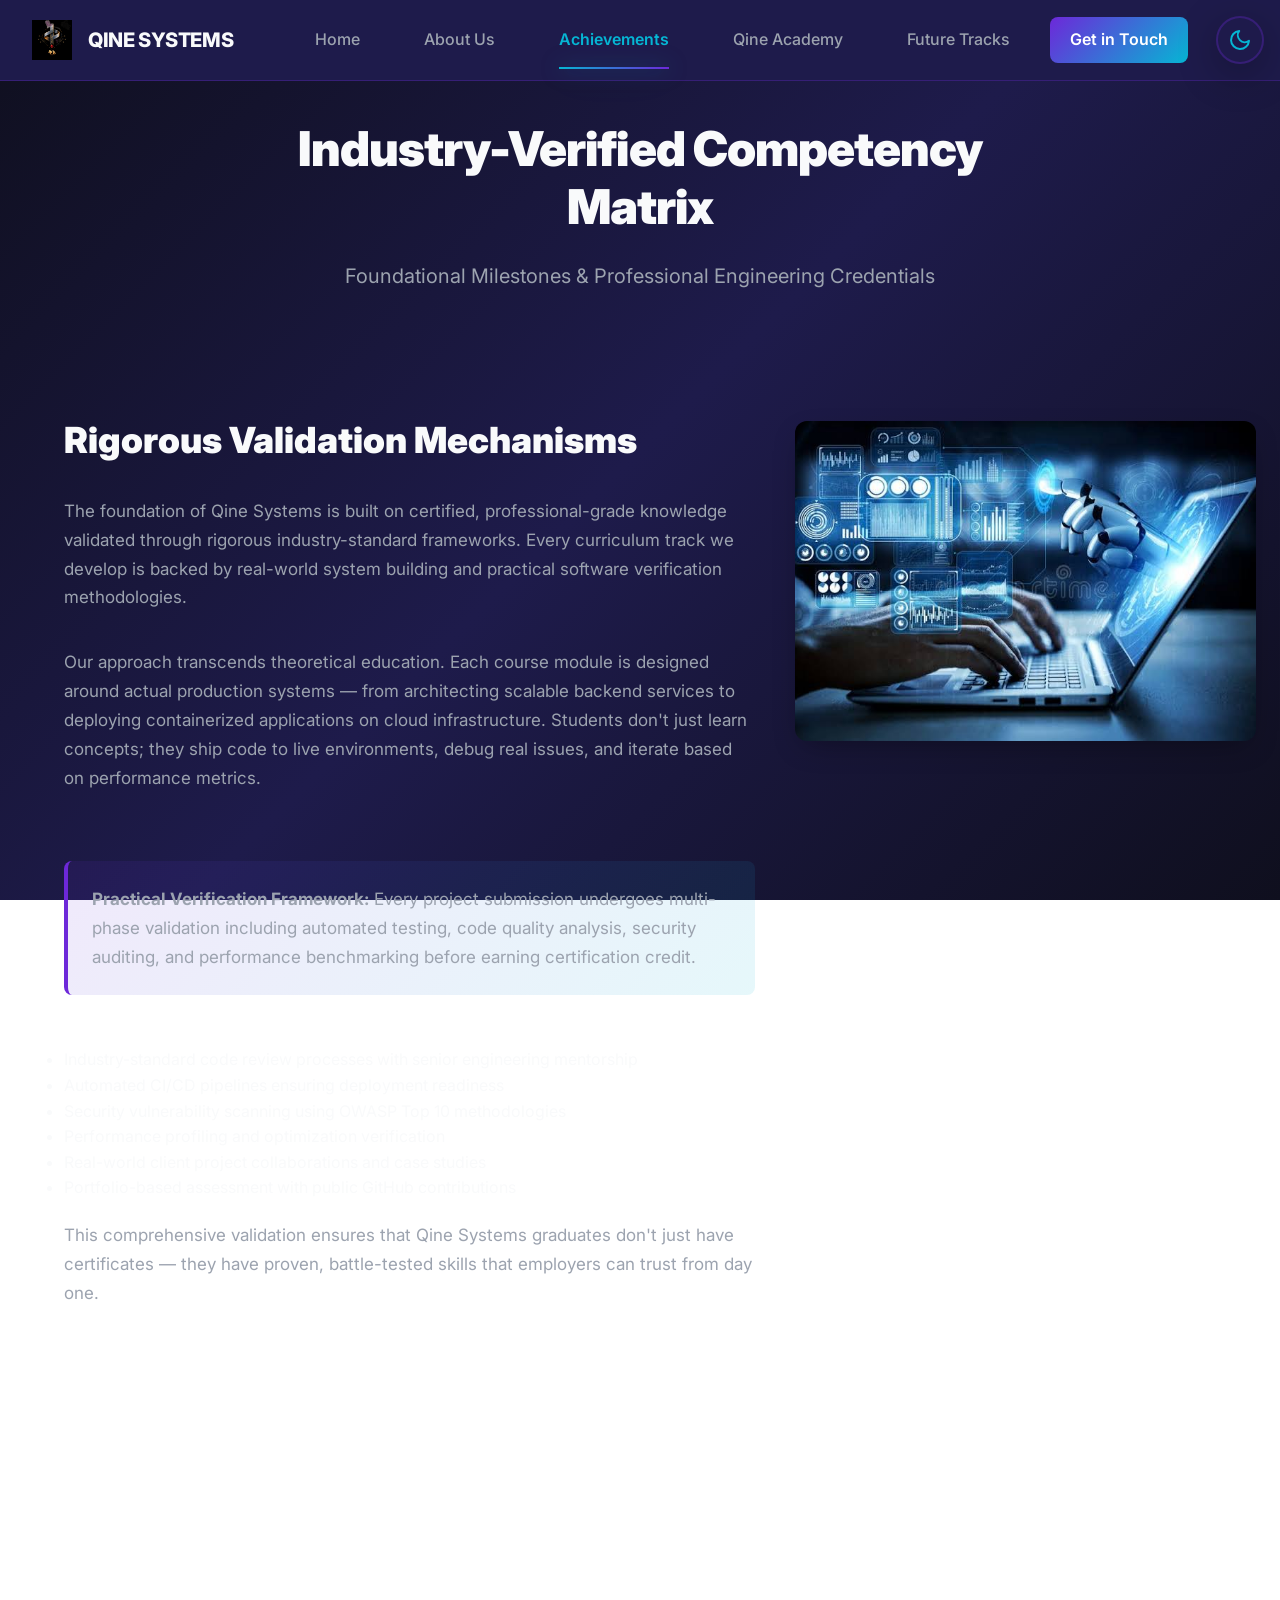
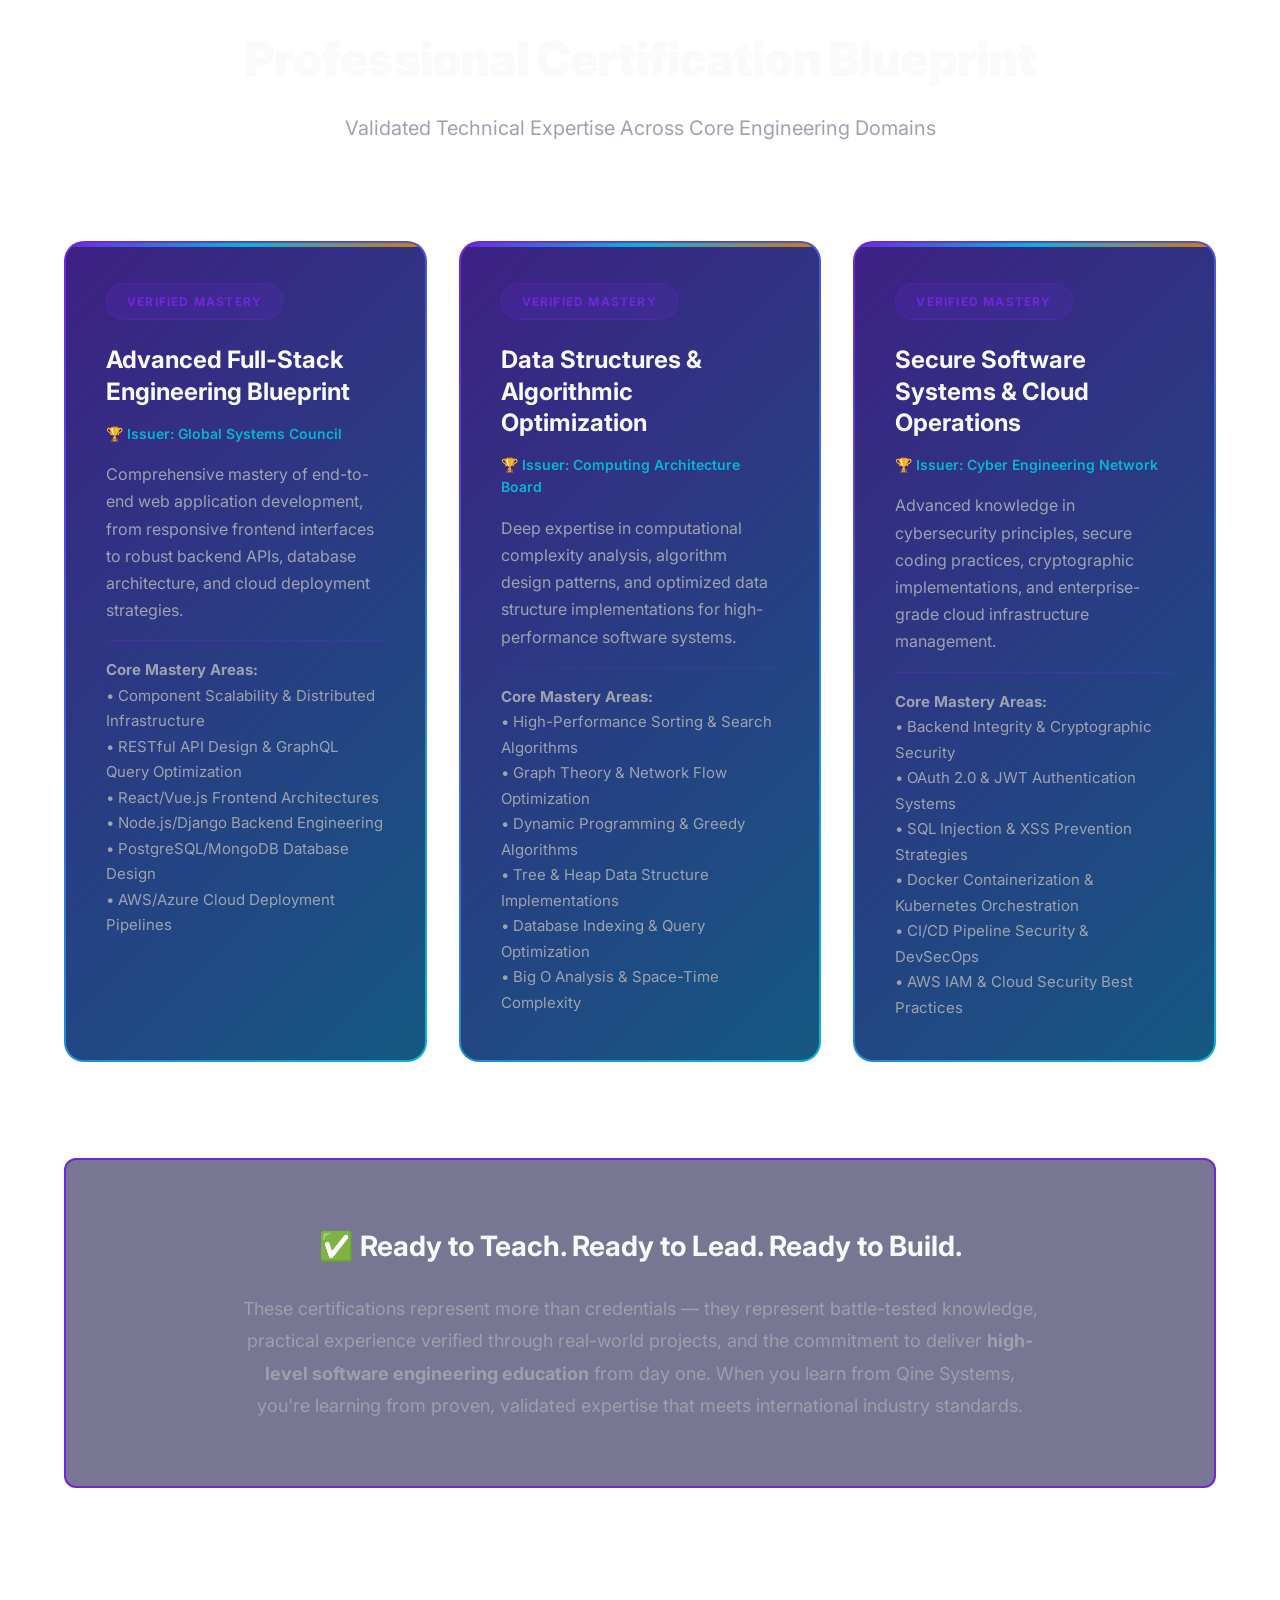
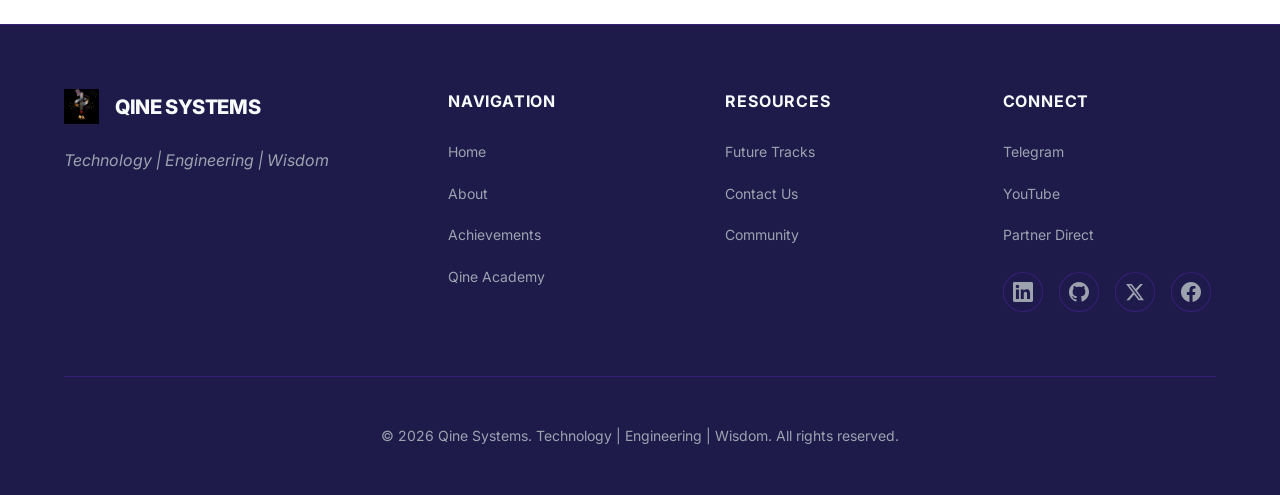
<file: pages/achievements.html>
<!DOCTYPE html>
<html lang="en">
<head>
    <meta charset="UTF-8">
    <meta name="viewport" content="width=device-width, initial-scale=1.0">
    <meta name="description" content="Qine Systems Achievements - Foundational Milestones and Technical Certifications. View our verified expertise in software development and systems architecture.">
    <meta name="author" content="Qine Systems">
    <meta name="theme-color" content="#1E1B4B">
    <title>Achievements - Qine Systems</title>
    <link rel="stylesheet" href="../styles.css">
    <link rel="preconnect" href="https://fonts.googleapis.com">
    <link rel="preconnect" href="https://fonts.gstatic.com" crossorigin>
    <link href="https://fonts.googleapis.com/css2?family=Inter:wght@300;400;500;600;700;800;900&family=JetBrains+Mono:wght@400;500;600;700&display=swap" rel="stylesheet">
</head>
<body>
    <!-- Global Navigation Bar -->
    <header class="header" role="banner">
        <nav class="navbar" role="navigation" aria-label="Main navigation">
            <div class="nav-brand">
                <img src="../assets/QineSystem-Logo.jpg" alt="Qine Systems Logo" class="nav-logo-image">
                <a href="home.html" class="logo">QINE SYSTEMS</a>
            </div>
            
            <button class="nav-toggle" aria-label="Toggle mobile menu">
                <span class="hamburger"></span>
                <span class="hamburger"></span>
                <span class="hamburger"></span>
            </button>
            
            <ul class="nav-menu">
                <li><a href="home.html" class="nav-link">Home</a></li>
                <li><a href="about.html" class="nav-link">About Us</a></li>
                <li><a href="achievements.html" class="nav-link active">Achievements</a></li>
                <li><a href="academy.html" class="nav-link">Qine Academy</a></li>
                <li><a href="roadmap.html" class="nav-link">Future Tracks</a></li>
                <li><a href="contact.html" class="nav-link btn-nav">Get in Touch</a></li>
            </ul>
            
            <!-- THEME TOGGLE - ABSOLUTE INSIDE HEADER -->
            <button class="theme-toggle" aria-label="Toggle dark/light mode" title="Toggle theme">
                <svg class="moon-icon" xmlns="http://www.w3.org/2000/svg" viewBox="0 0 24 24" fill="none" stroke="currentColor" stroke-width="2" stroke-linecap="round" stroke-linejoin="round">
                    <path d="M21 12.79A9 9 0 1 1 11.21 3 7 7 0 0 0 21 12.79z"></path>
                </svg>
                <svg class="sun-icon" xmlns="http://www.w3.org/2000/svg" viewBox="0 0 24 24" fill="none" stroke="currentColor" stroke-width="2" stroke-linecap="round" stroke-linejoin="round">
                    <circle cx="12" cy="12" r="5"></circle>
                    <line x1="12" y1="1" x2="12" y2="3"></line>
                    <line x1="12" y1="21" x2="12" y2="23"></line>
                    <line x1="4.22" y1="4.22" x2="5.64" y2="5.64"></line>
                    <line x1="18.36" y1="18.36" x2="19.78" y2="19.78"></line>
                    <line x1="1" y1="12" x2="3" y2="12"></line>
                    <line x1="21" y1="12" x2="23" y2="12"></line>
                    <line x1="4.22" y1="19.78" x2="5.64" y2="18.36"></line>
                    <line x1="18.36" y1="5.64" x2="19.78" y2="4.22"></line>
                </svg>
            </button>
        </nav>
    </header>

    <!-- SECTION 1: INDUSTRY-VERIFIED COMPETENCY -->
    <section id="achievements" class="deep-section achievements-section" role="main" style="padding-top: calc(80px + var(--spacing-3xl));">
        <div class="container">
            <div class="section-header">
                <h1 class="section-title">Industry-Verified Competency Matrix</h1>
                <p class="section-subtitle">
                    Foundational Milestones & Professional Engineering Credentials
                </p>
            </div>
            
            <div class="asymmetric-grid">
                <!-- Left Column: Verification Framework (60%) -->
                <div class="content-column">
                    <h2>Rigorous Validation Mechanisms</h2>
                    
                    <p>
                        The foundation of Qine Systems is built on certified, professional-grade knowledge validated 
                        through rigorous industry-standard frameworks. Every curriculum track we develop is backed by 
                        real-world system building and practical software verification methodologies.
                    </p>
                    
                    <p>
                        Our approach transcends theoretical education. Each course module is designed around actual 
                        production systems — from architecting scalable backend services to deploying containerized 
                        applications on cloud infrastructure. Students don't just learn concepts; they ship code to 
                        live environments, debug real issues, and iterate based on performance metrics.
                    </p>
                    
                    <div class="highlight-box">
                        <p>
                            <strong>Practical Verification Framework:</strong> Every project submission undergoes 
                            multi-phase validation including automated testing, code quality analysis, security 
                            auditing, and performance benchmarking before earning certification credit.
                        </p>
                    </div>
                    
                    <ul>
                        <li>Industry-standard code review processes with senior engineering mentorship</li>
                        <li>Automated CI/CD pipelines ensuring deployment readiness</li>
                        <li>Security vulnerability scanning using OWASP Top 10 methodologies</li>
                        <li>Performance profiling and optimization verification</li>
                        <li>Real-world client project collaborations and case studies</li>
                        <li>Portfolio-based assessment with public GitHub contributions</li>
                    </ul>
                    
                    <p>
                        This comprehensive validation ensures that Qine Systems graduates don't just have certificates — 
                        they have proven, battle-tested skills that employers can trust from day one.
                    </p>
                </div>
                
                <!-- Right Column: Security Architecture Visual (40%) -->
                <div class="image-container">
                    <img src="../assets/tech-achievements-visual.jpg" alt="Advanced Cryptographic Architecture">
                    <div class="image-overlay">
                        <p class="image-note gold">Advanced Cryptographic Architecture & Core Logic Protection</p>
                    </div>
                </div>
            </div>
        </div>
    </section>

    <div class="section-divider"></div>

    <!-- SECTION 2: EXPANDED CERTIFICATION BLUEPRINT -->
    <section class="deep-section certifications-section">
        <div class="container">
            <div class="section-header">
                <h2 class="section-title">Professional Certification Blueprint</h2>
                <p class="section-subtitle">Validated Technical Expertise Across Core Engineering Domains</p>
            </div>
            
            <div class="certification-grid-expanded">
                <!-- Certification Card A: Full-Stack Engineering -->
                <article class="cert-card-enhanced">
                    <span class="cert-badge-large">VERIFIED MASTERY</span>
                    <h3 class="cert-title-large">Advanced Full-Stack Engineering Blueprint</h3>
                    <p class="cert-issuer-large">🏆 Issuer: Global Systems Council</p>
                    
                    <p style="color: var(--text-secondary); line-height: 1.7; margin-bottom: 1rem;">
                        Comprehensive mastery of end-to-end web application development, from responsive frontend 
                        interfaces to robust backend APIs, database architecture, and cloud deployment strategies.
                    </p>
                    
                    <div class="cert-mastery">
                        <strong>Core Mastery Areas:</strong><br>
                        • Component Scalability & Distributed Infrastructure<br>
                        • RESTful API Design & GraphQL Query Optimization<br>
                        • React/Vue.js Frontend Architectures<br>
                        • Node.js/Django Backend Engineering<br>
                        • PostgreSQL/MongoDB Database Design<br>
                        • AWS/Azure Cloud Deployment Pipelines
                    </div>
                </article>
                
                <!-- Certification Card B: Algorithms & Data Structures -->
                <article class="cert-card-enhanced">
                    <span class="cert-badge-large">VERIFIED MASTERY</span>
                    <h3 class="cert-title-large">Data Structures & Algorithmic Optimization</h3>
                    <p class="cert-issuer-large">🏆 Issuer: Computing Architecture Board</p>
                    
                    <p style="color: var(--text-secondary); line-height: 1.7; margin-bottom: 1rem;">
                        Deep expertise in computational complexity analysis, algorithm design patterns, and optimized 
                        data structure implementations for high-performance software systems.
                    </p>
                    
                    <div class="cert-mastery">
                        <strong>Core Mastery Areas:</strong><br>
                        • High-Performance Sorting & Search Algorithms<br>
                        • Graph Theory & Network Flow Optimization<br>
                        • Dynamic Programming & Greedy Algorithms<br>
                        • Tree & Heap Data Structure Implementations<br>
                        • Database Indexing & Query Optimization<br>
                        • Big O Analysis & Space-Time Complexity
                    </div>
                </article>
                
                <!-- Certification Card C: Secure Systems & Cloud -->
                <article class="cert-card-enhanced">
                    <span class="cert-badge-large">VERIFIED MASTERY</span>
                    <h3 class="cert-title-large">Secure Software Systems & Cloud Operations</h3>
                    <p class="cert-issuer-large">🏆 Issuer: Cyber Engineering Network</p>
                    
                    <p style="color: var(--text-secondary); line-height: 1.7; margin-bottom: 1rem;">
                        Advanced knowledge in cybersecurity principles, secure coding practices, cryptographic 
                        implementations, and enterprise-grade cloud infrastructure management.
                    </p>
                    
                    <div class="cert-mastery">
                        <strong>Core Mastery Areas:</strong><br>
                        • Backend Integrity & Cryptographic Security<br>
                        • OAuth 2.0 & JWT Authentication Systems<br>
                        • SQL Injection & XSS Prevention Strategies<br>
                        • Docker Containerization & Kubernetes Orchestration<br>
                        • CI/CD Pipeline Security & DevSecOps<br>
                        • AWS IAM & Cloud Security Best Practices
                    </div>
                </article>
            </div>
            
            <div class="readiness-statement">
                <div class="statement-content">
                    <h2>✅ Ready to Teach. Ready to Lead. Ready to Build.</h2>
                    <p>
                        These certifications represent more than credentials — they represent battle-tested knowledge, 
                        practical experience verified through real-world projects, and the commitment to deliver 
                        <strong>high-level software engineering education</strong> from day one. When you learn from 
                        Qine Systems, you're learning from proven, validated expertise that meets international 
                        industry standards.
                    </p>
                </div>
            </div>
        </div>
    </section>

    <!-- Footer -->
    <footer class="footer" role="contentinfo">
        <div class="container">
            <div class="footer-content">
                <div class="footer-brand">
                    <div class="footer-logo-container">
                        <img src="../QineSystem-Logo.jpg" alt="Qine Systems Logo" class="footer-logo-image">
                        <h3 class="footer-logo">QINE SYSTEMS</h3>
                    </div>
                    <p class="footer-tagline">Technology | Engineering | Wisdom</p>
                </div>
                
                <nav class="footer-links" aria-label="Footer navigation">
                    <div class="footer-column">
                        <h4>Navigation</h4>
                        <ul>
                            <li><a href="home.html">Home</a></li>
                            <li><a href="about.html">About</a></li>
                            <li><a href="achievements.html">Achievements</a></li>
                            <li><a href="academy.html">Qine Academy</a></li>
                        </ul>
                    </div>
                    
                    <div class="footer-column">
                        <h4>Resources</h4>
                        <ul>
                            <li><a href="roadmap.html">Future Tracks</a></li>
                            <li><a href="contact.html">Contact Us</a></li>
                            <li><a href="https://t.me/QineSystems" target="_blank" rel="noopener noreferrer">Community</a></li>
                        </ul>
                    </div>
                    
                    <div class="footer-column">
                        <h4>Connect</h4>
                        <ul>
                            <li><a href="https://t.me/QineSystems" target="_blank" rel="noopener noreferrer">Telegram</a></li>
                            <li><a href="https://youtube.com/@QineSystems" target="_blank" rel="noopener noreferrer">YouTube</a></li>
                            <li><a href="https://t.me/YourPersonalTelegram" target="_blank" rel="noopener noreferrer">Partner Direct</a></li>
                        </ul>
                        <div class="footer-social">
                            <a href="https://www.linkedin.com/company/qinesystems" class="social-link linkedin" target="_blank" rel="noopener noreferrer" aria-label="LinkedIn">
                                <svg xmlns="http://www.w3.org/2000/svg" viewBox="0 0 24 24" fill="currentColor">
                                    <path d="M20.447 20.452h-3.554v-5.569c0-1.328-.027-3.037-1.852-3.037-1.853 0-2.136 1.445-2.136 2.939v5.667H9.351V9h3.414v1.561h.046c.477-.9 1.637-1.85 3.37-1.85 3.601 0 4.267 2.37 4.267 5.455v6.286zM5.337 7.433c-1.144 0-2.063-.926-2.063-2.065 0-1.138.92-2.063 2.063-2.063 1.14 0 2.064.925 2.064 2.063 0 1.139-.925 2.065-2.064 2.065zm1.782 13.019H3.555V9h3.564v11.452zM22.225 0H1.771C.792 0 0 .774 0 1.729v20.542C0 23.227.792 24 1.771 24h20.451C23.2 24 24 23.227 24 22.271V1.729C24 .774 23.2 0 22.222 0h.003z"/>
                                </svg>
                            </a>
                            <a href="https://github.com/qinesystems" class="social-link github" target="_blank" rel="noopener noreferrer" aria-label="GitHub">
                                <svg xmlns="http://www.w3.org/2000/svg" viewBox="0 0 24 24" fill="currentColor">
                                    <path d="M12 0c-6.626 0-12 5.373-12 12 0 5.302 3.438 9.8 8.207 11.387.599.111.793-.261.793-.577v-2.234c-3.338.726-4.033-1.416-4.033-1.416-.546-1.387-1.333-1.756-1.333-1.756-1.089-.745.083-.729.083-.729 1.205.084 1.839 1.237 1.839 1.237 1.07 1.834 2.807 1.304 3.492.997.107-.775.418-1.305.762-1.604-2.665-.305-5.467-1.334-5.467-5.931 0-1.311.469-2.381 1.236-3.221-.124-.303-.535-1.524.117-3.176 0 0 1.008-.322 3.301 1.23.957-.266 1.983-.399 3.003-.404 1.02.005 2.047.138 3.006.404 2.291-1.552 3.297-1.23 3.297-1.23.653 1.653.242 2.874.118 3.176.77.84 1.235 1.911 1.235 3.221 0 4.609-2.807 5.624-5.479 5.921.43.372.823 1.102.823 2.222v3.293c0 .319.192.694.801.576 4.765-1.589 8.199-6.086 8.199-11.386 0-6.627-5.373-12-12-12z"/>
                                </svg>
                            </a>
                            <a href="https://twitter.com/QineSystems" class="social-link twitter" target="_blank" rel="noopener noreferrer" aria-label="X (Twitter)">
                                <svg xmlns="http://www.w3.org/2000/svg" viewBox="0 0 24 24" fill="currentColor">
                                    <path d="M18.244 2.25h3.308l-7.227 8.26 8.502 11.24H16.17l-5.214-6.817L4.99 21.75H1.68l7.73-8.835L1.254 2.25H8.08l4.713 6.231zm-1.161 17.52h1.833L7.084 4.126H5.117z"/>
                                </svg>
                            </a>
                            <a href="https://www.facebook.com/QineSystems" class="social-link facebook" target="_blank" rel="noopener noreferrer" aria-label="Facebook">
                                <svg xmlns="http://www.w3.org/2000/svg" viewBox="0 0 24 24" fill="currentColor">
                                    <path d="M24 12.073c0-6.627-5.373-12-12-12s-12 5.373-12 12c0 5.99 4.388 10.954 10.125 11.854v-8.385H7.078v-3.47h3.047V9.43c0-3.007 1.792-4.669 4.533-4.669 1.312 0 2.686.235 2.686.235v2.953H15.83c-1.491 0-1.956.925-1.956 1.874v2.25h3.328l-.532 3.47h-2.796v8.385C19.612 23.027 24 18.062 24 12.073z"/>
                                </svg>
                            </a>
                        </div>
                    </div>
                </nav>
            </div>
            
            <div class="footer-bottom">
                <p>&copy; 2026 Qine Systems. Technology | Engineering | Wisdom. All rights reserved.</p>
            </div>
        </div>
    </footer>

   

    <script src="../script.js"></script>
</body>
</html>
</file>
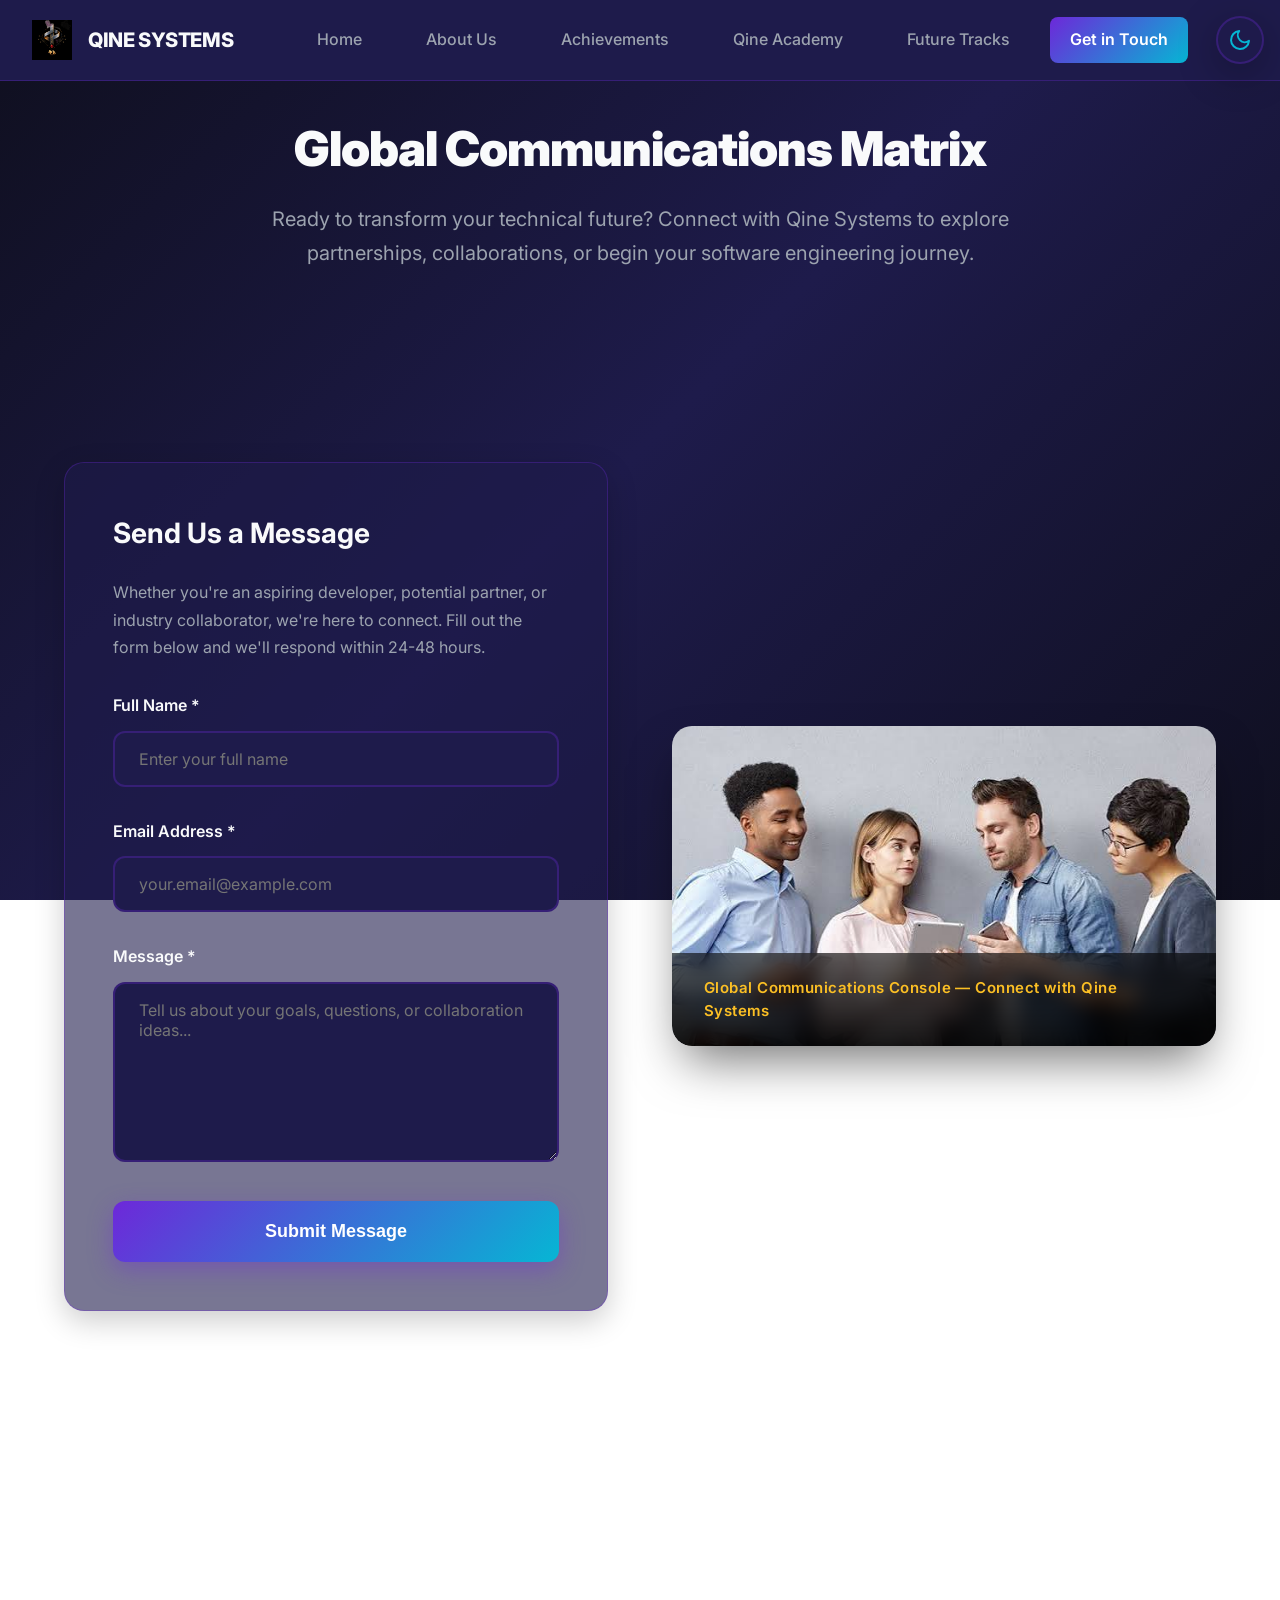
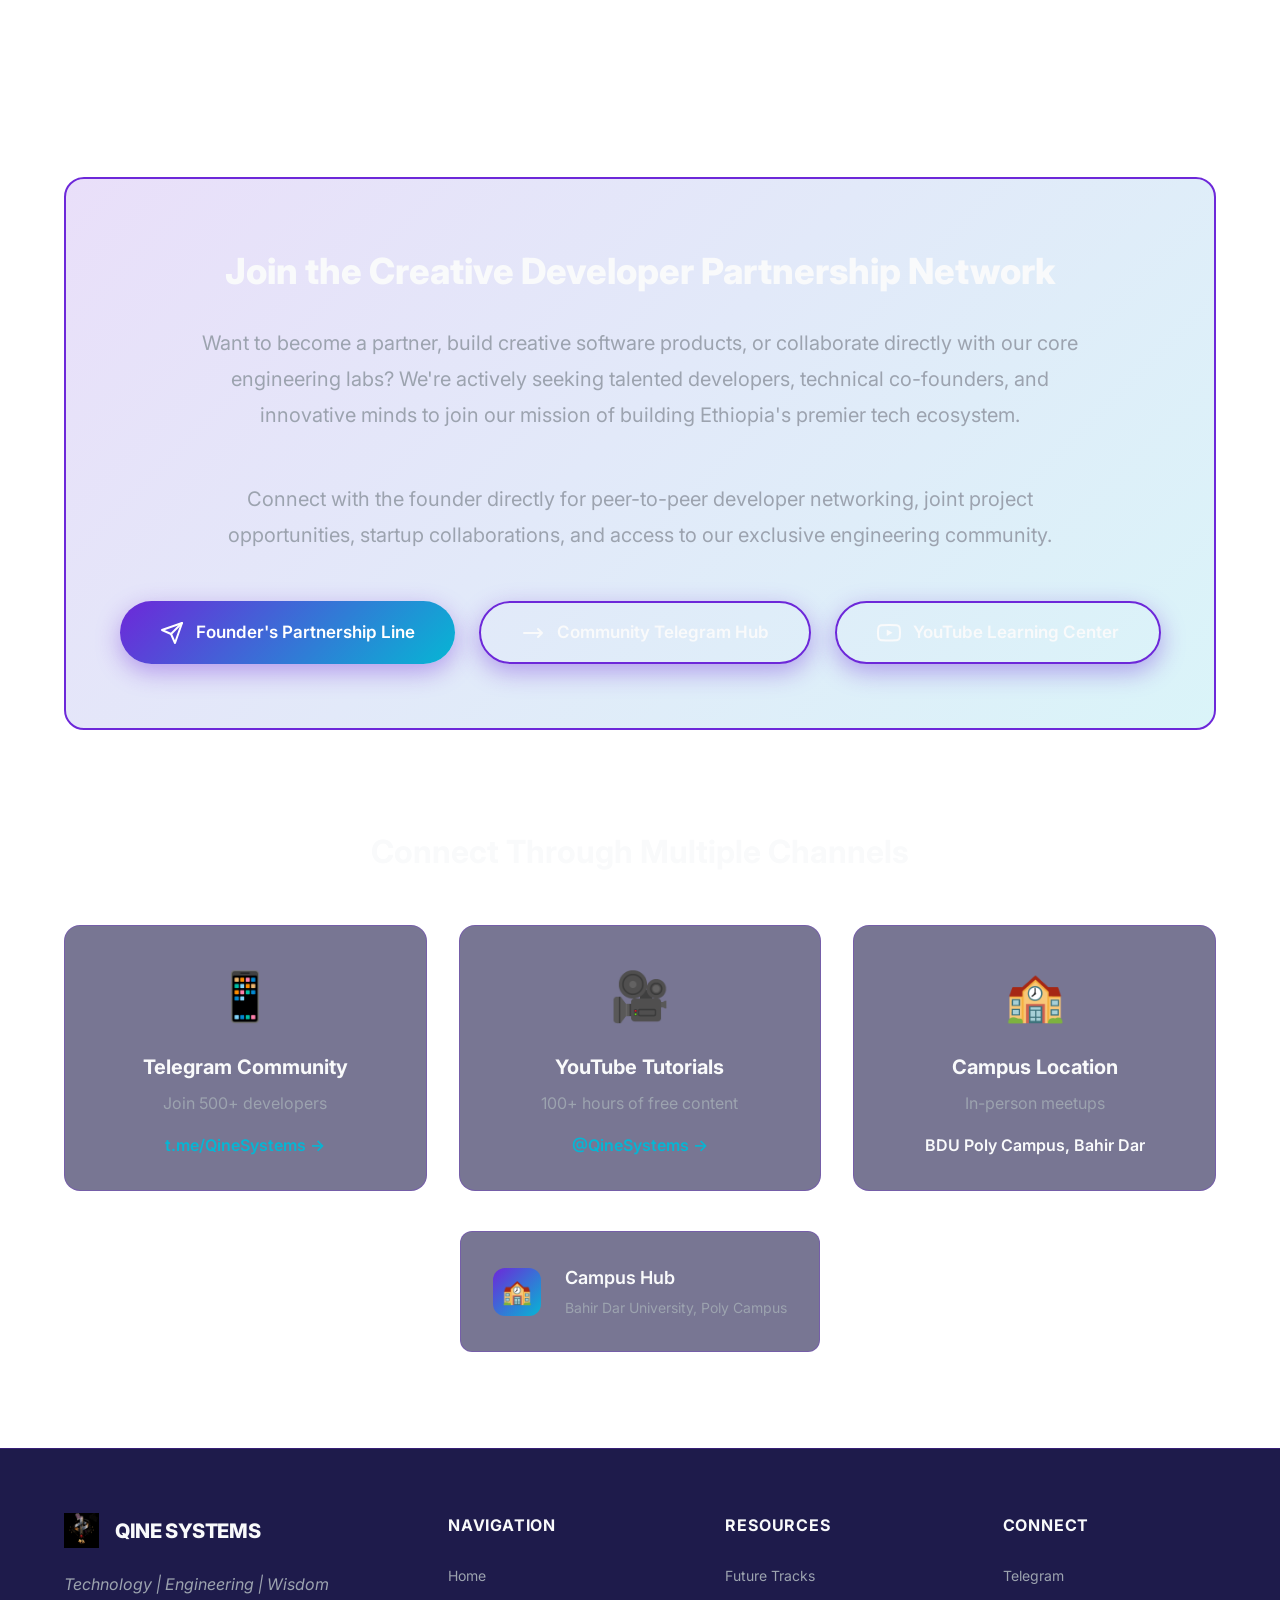
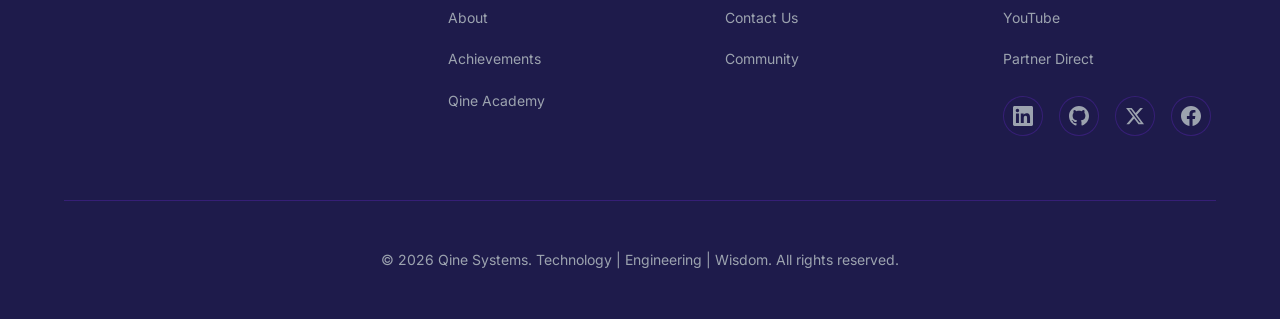
<file: pages/contact.html>
<!DOCTYPE html>
<html lang="en">
<head>
    <meta charset="UTF-8">
    <meta name="viewport" content="width=device-width, initial-scale=1.0">
    <meta name="description" content="Contact Qine Systems - Connect with us for courses, partnerships, and collaborations">
    <title>Contact Us - Qine Systems</title>
    <link rel="stylesheet" href="../styles.css">
    <link rel="preconnect" href="https://fonts.googleapis.com">
    <link rel="preconnect" href="https://fonts.gstatic.com" crossorigin>
    <link href="https://fonts.googleapis.com/css2?family=Inter:wght@300;400;500;600;700;800&family=Fira+Code:wght@400;500;600&display=swap" rel="stylesheet">
</head>
<body>
    <!-- Header -->
     <header class="header" role="banner">
        <nav class="navbar" role="navigation" aria-label="Main navigation">
            <div class="nav-brand">
                <img src="../assets/QineSystem-Logo.jpg" alt="Qine Systems Logo" class="nav-logo-image">
                <a href="home.html" class="logo">QINE SYSTEMS</a>
            </div>
            
            <button class="nav-toggle" aria-label="Toggle mobile menu">
                <span class="hamburger"></span>
                <span class="hamburger"></span>
                <span class="hamburger"></span>
            </button>
            
            <ul class="nav-menu">
                <li><a href="home.html" class="nav-link">Home</a></li>
                <li><a href="about.html" class="nav-link">About Us</a></li>
                <li><a href="achievements.html" class="nav-link">Achievements</a></li>
                <li><a href="academy.html" class="nav-link">Qine Academy</a></li>
                <li><a href="roadmap.html" class="nav-link">Future Tracks</a></li>
                <li><a href="contact.html" class="nav-link btn-nav">Get in Touch</a></li>
            </ul>
            
            <!-- THEME TOGGLE - ABSOLUTE INSIDE HEADER -->
            <button class="theme-toggle" aria-label="Toggle dark/light mode" title="Toggle theme">
                <svg class="moon-icon" xmlns="http://www.w3.org/2000/svg" viewBox="0 0 24 24" fill="none" stroke="currentColor" stroke-width="2" stroke-linecap="round" stroke-linejoin="round">
                    <path d="M21 12.79A9 9 0 1 1 11.21 3 7 7 0 0 0 21 12.79z"></path>
                </svg>
                <svg class="sun-icon" xmlns="http://www.w3.org/2000/svg" viewBox="0 0 24 24" fill="none" stroke="currentColor" stroke-width="2" stroke-linecap="round" stroke-linejoin="round">
                    <circle cx="12" cy="12" r="5"></circle>
                    <line x1="12" y1="1" x2="12" y2="3"></line>
                    <line x1="12" y1="21" x2="12" y2="23"></line>
                    <line x1="4.22" y1="4.22" x2="5.64" y2="5.64"></line>
                    <line x1="18.36" y1="18.36" x2="19.78" y2="19.78"></line>
                    <line x1="1" y1="12" x2="3" y2="12"></line>
                    <line x1="21" y1="12" x2="23" y2="12"></line>
                    <line x1="4.22" y1="19.78" x2="5.64" y2="18.36"></line>
                    <line x1="18.36" y1="5.64" x2="19.78" y2="4.22"></line>
                </svg>
            </button>
        </nav>
    </header>

    <!-- SECTION 1: SIMPLIFIED DATA CONSOLE -->
    <section id="contact" class="deep-section contact-section" role="main" style="padding-top: calc(80px + var(--spacing-3xl));">
        <div class="container">
            <div class="section-header">
                <h1 class="section-title">Global Communications Matrix</h1>
                <p class="section-subtitle">
                    Ready to transform your technical future? Connect with Qine Systems to explore partnerships, 
                    collaborations, or begin your software engineering journey.
                </p>
            </div>
            
            <div class="split-grid-50">
                <!-- Left Column: Premium Contact Form (50%) -->
                <div class="contact-form-enhanced">
                    <h3 style="font-size: 1.75rem; font-weight: 700; margin-bottom: 1.5rem; color: var(--text-primary);">
                        Send Us a Message
                    </h3>
                    <p style="color: var(--text-secondary); margin-bottom: 2rem; line-height: 1.7;">
                        Whether you're an aspiring developer, potential partner, or industry collaborator, we're here 
                        to connect. Fill out the form below and we'll respond within 24-48 hours.
                    </p>
                    
                    <form id="contactForm" novalidate>
                        <div class="form-group-enhanced">
                            <label for="name">Full Name *</label>
                            <input type="text" id="name" name="name" required placeholder="Enter your full name" aria-required="true">
                        </div>
                        
                        <div class="form-group-enhanced">
                            <label for="email">Email Address *</label>
                            <input type="email" id="email" name="email" required placeholder="your.email@example.com" aria-required="true">
                        </div>
                        
                        <div class="form-group-enhanced">
                            <label for="message">Message *</label>
                            <textarea id="message" name="message" required placeholder="Tell us about your goals, questions, or collaboration ideas..." aria-required="true"></textarea>
                        </div>
                        
                        <button type="submit" class="submit-btn-enhanced">
                            Submit Message
                        </button>
                    </form>
                </div>
                
                <!-- Right Column: Global Communications Visual (50%) -->
                <div class="image-wrapper-enhanced">
                    <img src="../assets/global-communications-visual.jpg" alt="Global Digital Network">
                    <div class="image-caption-banner">
                        <p class="caption-text gold">Global Communications Console — Connect with Qine Systems</p>
                    </div>
                </div>
            </div>
        </div>
    </section>

    <div class="section-divider"></div>

    <!-- SECTION 2: CREATIVE DEVELOPER PARTNERSHIP NETWORK -->
    <section class="deep-section partnership-section">
        <div class="container">
            <div class="partnership-callout-section">
                <h2>Join the Creative Developer Partnership Network</h2>
                <p>
                    Want to become a partner, build creative software products, or collaborate directly with our 
                    core engineering labs? We're actively seeking talented developers, technical co-founders, and 
                    innovative minds to join our mission of building Ethiopia's premier tech ecosystem.
                </p>
                <p style="margin-bottom: 3rem;">
                    Connect with the founder directly for peer-to-peer developer networking, joint project opportunities, 
                    startup collaborations, and access to our exclusive engineering community.
                </p>
                
                <div class="partnership-buttons">
                    <a href="https://t.me/algo_mage" class="partnership-btn" target="_blank" rel="noopener noreferrer">
                        <svg width="24" height="24" viewBox="0 0 24 24" fill="none" xmlns="http://www.w3.org/2000/svg">
                            <path d="M22 2L11 13" stroke="currentColor" stroke-width="2" stroke-linecap="round" stroke-linejoin="round"/>
                            <path d="M22 2L15 22L11 13L2 9L22 2Z" stroke="currentColor" stroke-width="2" stroke-linecap="round" stroke-linejoin="round"/>
                        </svg>
                        Founder's Partnership Line
                    </a>
                    
                    <a href="https://t.me/QineSystems" class="partnership-btn secondary" target="_blank" rel="noopener noreferrer">
                        <svg width="24" height="24" viewBox="0 0 24 24" fill="none" xmlns="http://www.w3.org/2000/svg">
                            <path d="M17 8l4 4m0 0l-4 4m4-4H3" stroke="currentColor" stroke-width="2" stroke-linecap="round" stroke-linejoin="round"/>
                        </svg>
                        Community Telegram Hub
                    </a>
                    
                    <a href="https://youtube.com/@QineSystems" class="partnership-btn secondary" target="_blank" rel="noopener noreferrer">
                        <svg width="24" height="24" viewBox="0 0 24 24" fill="none" xmlns="http://www.w3.org/2000/svg">
                            <path d="M22.54 6.42a2.78 2.78 0 0 0-1.94-2C18.88 4 12 4 12 4s-6.88 0-8.6.46a2.78 2.78 0 0 0-1.94 2A29 29 0 0 0 1 11.75a29 29 0 0 0 .46 5.33A2.78 2.78 0 0 0 3.4 19c1.72.46 8.6.46 8.6.46s6.88 0 8.6-.46a2.78 2.78 0 0 0 1.94-2 29 29 0 0 0 .46-5.25 29 29 0 0 0-.46-5.33z" stroke="currentColor" stroke-width="2" stroke-linecap="round" stroke-linejoin="round"/>
                            <path d="M9.75 15.02l5.75-3.27-5.75-3.27v6.54z" fill="currentColor"/>
                        </svg>
                        YouTube Learning Center
                    </a>
                </div>
            </div>
            
            <!-- Additional Contact Channels -->
            <div style="margin-top: 4rem;">
                <h3 style="text-align: center; font-size: 2rem; font-weight: 700; margin-bottom: 3rem; color: var(--text-primary);">
                    Connect Through Multiple Channels
                </h3>
                
                <div style="display: grid; grid-template-columns: repeat(auto-fit, minmax(280px, 1fr)); gap: 2rem;">
                    <div style="background: var(--bg-card); padding: 2rem; border-radius: 16px; border: 1px solid var(--border-color); text-align: center;">
                        <div style="font-size: 3rem; margin-bottom: 1rem;">📱</div>
                        <h4 style="font-size: 1.25rem; font-weight: 700; margin-bottom: 0.5rem; color: var(--text-primary);">Telegram Community</h4>
                        <p style="color: var(--text-secondary); margin-bottom: 1rem;">Join 500+ developers</p>
                        <a href="https://t.me/QineSystems" target="_blank" style="color: var(--cyber-blue); text-decoration: none; font-weight: 600;">t.me/QineSystems →</a>
                    </div>
                    
                    <div style="background: var(--bg-card); padding: 2rem; border-radius: 16px; border: 1px solid var(--border-color); text-align: center;">
                        <div style="font-size: 3rem; margin-bottom: 1rem;">🎥</div>
                        <h4 style="font-size: 1.25rem; font-weight: 700; margin-bottom: 0.5rem; color: var(--text-primary);">YouTube Tutorials</h4>
                        <p style="color: var(--text-secondary); margin-bottom: 1rem;">100+ hours of free content</p>
                        <a href="https://youtube.com/@QineSystems" target="_blank" style="color: var(--cyber-blue); text-decoration: none; font-weight: 600;">@QineSystems →</a>
                    </div>
                    
                    <div style="background: var(--bg-card); padding: 2rem; border-radius: 16px; border: 1px solid var(--border-color); text-align: center;">
                        <div style="font-size: 3rem; margin-bottom: 1rem;">🏫</div>
                        <h4 style="font-size: 1.25rem; font-weight: 700; margin-bottom: 0.5rem; color: var(--text-primary);">Campus Location</h4>
                        <p style="color: var(--text-secondary); margin-bottom: 1rem;">In-person meetups</p>
                        <p style="color: var(--text-primary); font-weight: 600;">BDU Poly Campus, Bahir Dar</p>
                    </div>
                </div>
            </div>
        </div>
    </section>
                        </a>
                        
                        <div class="channel-link">
                            <div class="channel-icon" aria-hidden="true">🏫</div>
                            <div class="channel-details">
                                <h4>Campus Hub</h4>
                                <p>Bahir Dar University, Poly Campus</p>
                            </div>
                        </div>
                    </div>
                </div>
            </div>
        </div>
    </section>

    <!-- Footer -->
    <footer class="footer" role="contentinfo">
        <div class="container">
            <div class="footer-content">
                <div class="footer-brand">
                    <div class="footer-logo-container">
                        <img src="../QineSystem-Logo.jpg" alt="Qine Systems Logo" class="footer-logo-image">
                        <h3 class="footer-logo">QINE SYSTEMS</h3>
                    </div>
                    <p class="footer-tagline">Technology | Engineering | Wisdom</p>
                </div>
                
                <nav class="footer-links" aria-label="Footer navigation">
                    <div class="footer-column">
                        <h4>Navigation</h4>
                        <ul>
                            <li><a href="home.html">Home</a></li>
                            <li><a href="about.html">About</a></li>
                            <li><a href="achievements.html">Achievements</a></li>
                            <li><a href="academy.html">Qine Academy</a></li>
                        </ul>
                    </div>
                    
                    <div class="footer-column">
                        <h4>Resources</h4>
                        <ul>
                            <li><a href="roadmap.html">Future Tracks</a></li>
                            <li><a href="contact.html">Contact Us</a></li>
                            <li><a href="https://t.me/QineSystems" target="_blank" rel="noopener noreferrer">Community</a></li>
                        </ul>
                    </div>
                    
                    <div class="footer-column">
                        <h4>Connect</h4>
                        <ul>
                            <li><a href="https://t.me/QineSystems" target="_blank" rel="noopener noreferrer">Telegram</a></li>
                            <li><a href="https://youtube.com/@QineSystems" target="_blank" rel="noopener noreferrer">YouTube</a></li>
                            <li><a href="https://t.me/algo_mage" target="_blank" rel="noopener noreferrer">Partner Direct</a></li>
                        </ul>
                        <div class="footer-social">
                            <a href="https://www.linkedin.com/company/qinesystems" class="social-link linkedin" target="_blank" rel="noopener noreferrer" aria-label="LinkedIn">
                                <svg xmlns="http://www.w3.org/2000/svg" viewBox="0 0 24 24" fill="currentColor">
                                    <path d="M20.447 20.452h-3.554v-5.569c0-1.328-.027-3.037-1.852-3.037-1.853 0-2.136 1.445-2.136 2.939v5.667H9.351V9h3.414v1.561h.046c.477-.9 1.637-1.85 3.37-1.85 3.601 0 4.267 2.37 4.267 5.455v6.286zM5.337 7.433c-1.144 0-2.063-.926-2.063-2.065 0-1.138.92-2.063 2.063-2.063 1.14 0 2.064.925 2.064 2.063 0 1.139-.925 2.065-2.064 2.065zm1.782 13.019H3.555V9h3.564v11.452zM22.225 0H1.771C.792 0 0 .774 0 1.729v20.542C0 23.227.792 24 1.771 24h20.451C23.2 24 24 23.227 24 22.271V1.729C24 .774 23.2 0 22.222 0h.003z"/>
                                </svg>
                            </a>
                            <a href="https://github.com/qinesystems" class="social-link github" target="_blank" rel="noopener noreferrer" aria-label="GitHub">
                                <svg xmlns="http://www.w3.org/2000/svg" viewBox="0 0 24 24" fill="currentColor">
                                    <path d="M12 0c-6.626 0-12 5.373-12 12 0 5.302 3.438 9.8 8.207 11.387.599.111.793-.261.793-.577v-2.234c-3.338.726-4.033-1.416-4.033-1.416-.546-1.387-1.333-1.756-1.333-1.756-1.089-.745.083-.729.083-.729 1.205.084 1.839 1.237 1.839 1.237 1.07 1.834 2.807 1.304 3.492.997.107-.775.418-1.305.762-1.604-2.665-.305-5.467-1.334-5.467-5.931 0-1.311.469-2.381 1.236-3.221-.124-.303-.535-1.524.117-3.176 0 0 1.008-.322 3.301 1.23.957-.266 1.983-.399 3.003-.404 1.02.005 2.047.138 3.006.404 2.291-1.552 3.297-1.23 3.297-1.23.653 1.653.242 2.874.118 3.176.77.84 1.235 1.911 1.235 3.221 0 4.609-2.807 5.624-5.479 5.921.43.372.823 1.102.823 2.222v3.293c0 .319.192.694.801.576 4.765-1.589 8.199-6.086 8.199-11.386 0-6.627-5.373-12-12-12z"/>
                                </svg>
                            </a>
                            <a href="https://twitter.com/QineSystems" class="social-link twitter" target="_blank" rel="noopener noreferrer" aria-label="X (Twitter)">
                                <svg xmlns="http://www.w3.org/2000/svg" viewBox="0 0 24 24" fill="currentColor">
                                    <path d="M18.244 2.25h3.308l-7.227 8.26 8.502 11.24H16.17l-5.214-6.817L4.99 21.75H1.68l7.73-8.835L1.254 2.25H8.08l4.713 6.231zm-1.161 17.52h1.833L7.084 4.126H5.117z"/>
                                </svg>
                            </a>
                            <a href="https://www.facebook.com/QineSystems" class="social-link facebook" target="_blank" rel="noopener noreferrer" aria-label="Facebook">
                                <svg xmlns="http://www.w3.org/2000/svg" viewBox="0 0 24 24" fill="currentColor">
                                    <path d="M24 12.073c0-6.627-5.373-12-12-12s-12 5.373-12 12c0 5.99 4.388 10.954 10.125 11.854v-8.385H7.078v-3.47h3.047V9.43c0-3.007 1.792-4.669 4.533-4.669 1.312 0 2.686.235 2.686.235v2.953H15.83c-1.491 0-1.956.925-1.956 1.874v2.25h3.328l-.532 3.47h-2.796v8.385C19.612 23.027 24 18.062 24 12.073z"/>
                                </svg>
                            </a>
                        </div>
                    </div>
                </nav>
            </div>
            
            <div class="footer-bottom">
                <p>&copy; 2026 Qine Systems. Technology | Engineering | Wisdom. All rights reserved.</p>
            </div>
        </div>
    </footer>

  

    <script src="../script.js"></script>
</body>
</html>
</file>
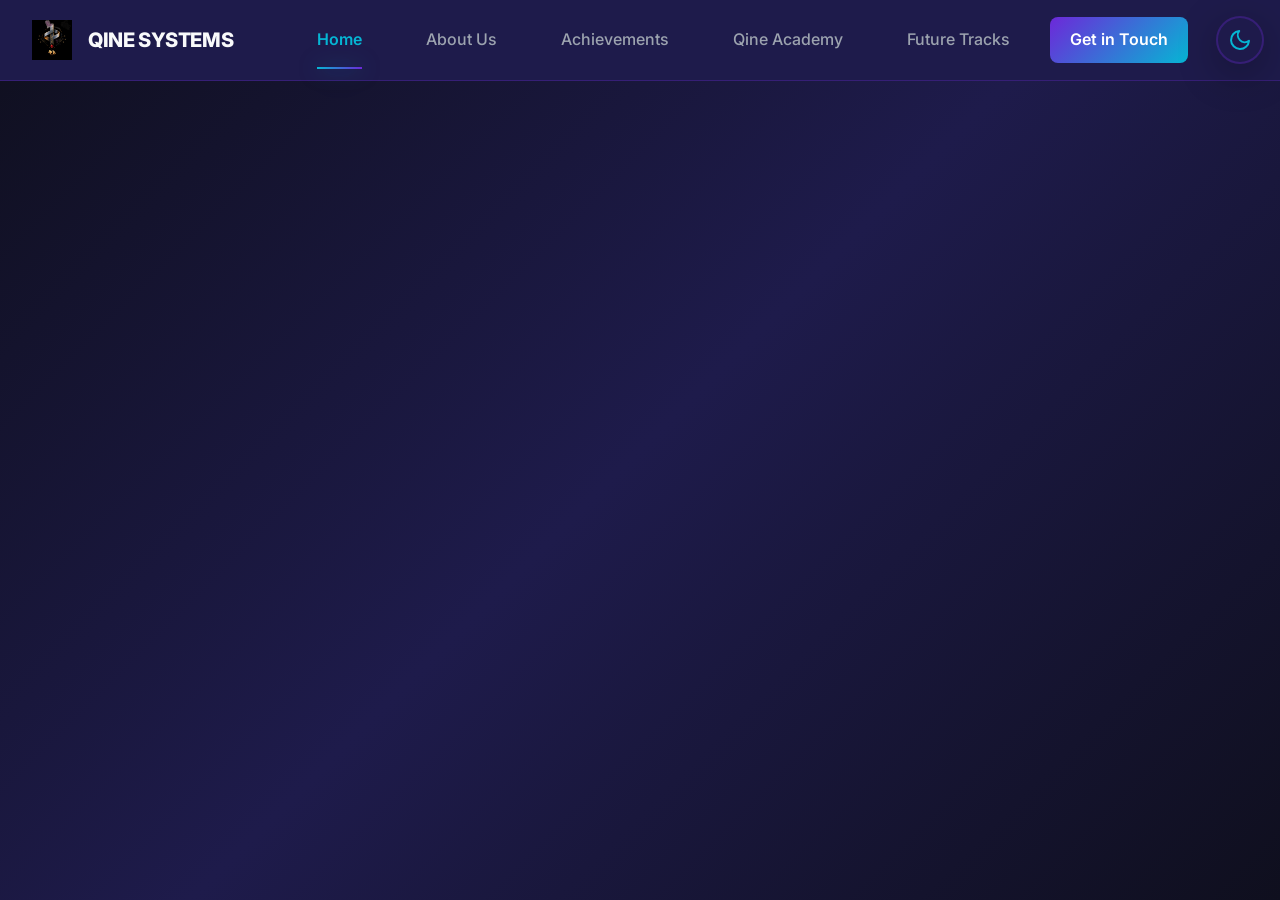
<file: pages/header.html>
<!DOCTYPE html>
<html lang="en">
<head>
    <meta charset="UTF-8">
    <meta name="viewport" content="width=device-width, initial-scale=1.0">
    <meta name="description" content="Qine Systems - The Art of Code. The Depth of Logic. Bridging ancient scholarly logic with cutting-edge software engineering from Bahir Dar University.">
    <meta name="keywords" content="software development, coding education, programming courses, Bahir Dar University, computer science, web development, Python, full-stack, Sem n' Werq, Qine philosophy">
    <meta name="author" content="Qine Systems">
    <meta name="theme-color" content="#1E1B4B">
    <title>{{PAGE_TITLE}} - Qine Systems</title>
    <link rel="stylesheet" href="../styles.css">
    <link rel="preconnect" href="https://fonts.googleapis.com">
    <link rel="preconnect" href="https://fonts.gstatic.com" crossorigin>
    <link href="https://fonts.googleapis.com/css2?family=Inter:wght@300;400;500;600;700;800;900&family=JetBrains+Mono:wght@400;500;600;700&display=swap" rel="stylesheet">
</head>
<body>
    <!-- Global Navigation Bar -->
    <header class="header" role="banner">
        <nav class="navbar" role="navigation" aria-label="Main navigation">
            <div class="nav-brand">
                <img src="../assets/QineSystem-Logo.jpg" alt="Qine Systems Logo" class="nav-logo-image">
                <a href="home.html" class="logo">QINE SYSTEMS</a>
            </div>
            
            <button class="nav-toggle" aria-label="Toggle mobile menu">
                <span class="hamburger"></span>
                <span class="hamburger"></span>
                <span class="hamburger"></span>
            </button>
            
            <ul class="nav-menu">
                <li><a href="home.html" class="nav-link active">Home</a></li>
                <li><a href="about.html" class="nav-link">About Us</a></li>
                <li><a href="achievements.html" class="nav-link">Achievements</a></li>
                <li><a href="academy.html" class="nav-link">Qine Academy</a></li>
                <li><a href="roadmap.html" class="nav-link">Future Tracks</a></li>
                <li><a href="contact.html" class="nav-link btn-nav">Get in Touch</a></li>
            </ul>
            
            <!-- THEME TOGGLE - ABSOLUTE INSIDE HEADER -->
            <button class="theme-toggle" aria-label="Toggle dark/light mode" title="Toggle theme">
                <svg class="moon-icon" xmlns="http://www.w3.org/2000/svg" viewBox="0 0 24 24" fill="none" stroke="currentColor" stroke-width="2" stroke-linecap="round" stroke-linejoin="round">
                    <path d="M21 12.79A9 9 0 1 1 11.21 3 7 7 0 0 0 21 12.79z"></path>
                </svg>
                <svg class="sun-icon" xmlns="http://www.w3.org/2000/svg" viewBox="0 0 24 24" fill="none" stroke="currentColor" stroke-width="2" stroke-linecap="round" stroke-linejoin="round">
                    <circle cx="12" cy="12" r="5"></circle>
                    <line x1="12" y1="1" x2="12" y2="3"></line>
                    <line x1="12" y1="21" x2="12" y2="23"></line>
                    <line x1="4.22" y1="4.22" x2="5.64" y2="5.64"></line>
                    <line x1="18.36" y1="18.36" x2="19.78" y2="19.78"></line>
                    <line x1="1" y1="12" x2="3" y2="12"></line>
                    <line x1="21" y1="12" x2="23" y2="12"></line>
                    <line x1="4.22" y1="19.78" x2="5.64" y2="18.36"></line>
                    <line x1="18.36" y1="5.64" x2="19.78" y2="4.22"></line>
                </svg>
            </button>
        </nav>
    </header>
</file>
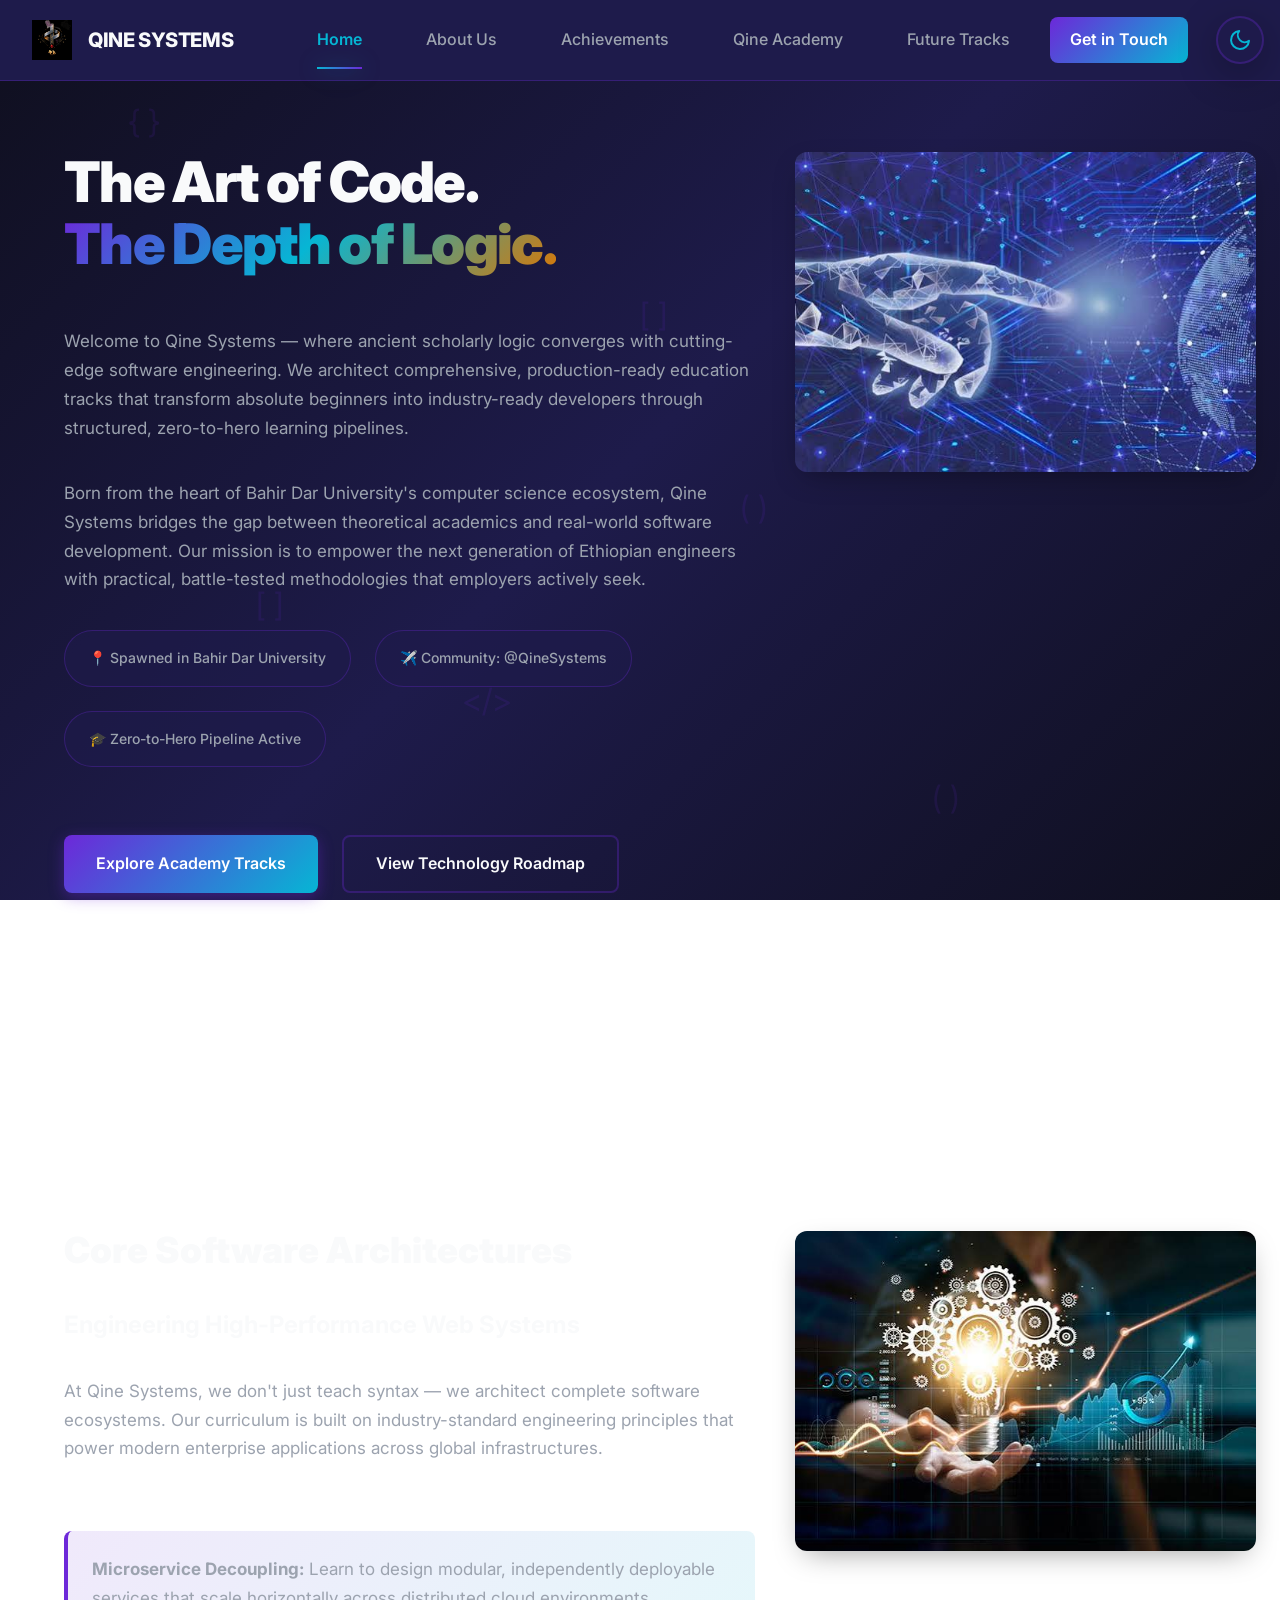
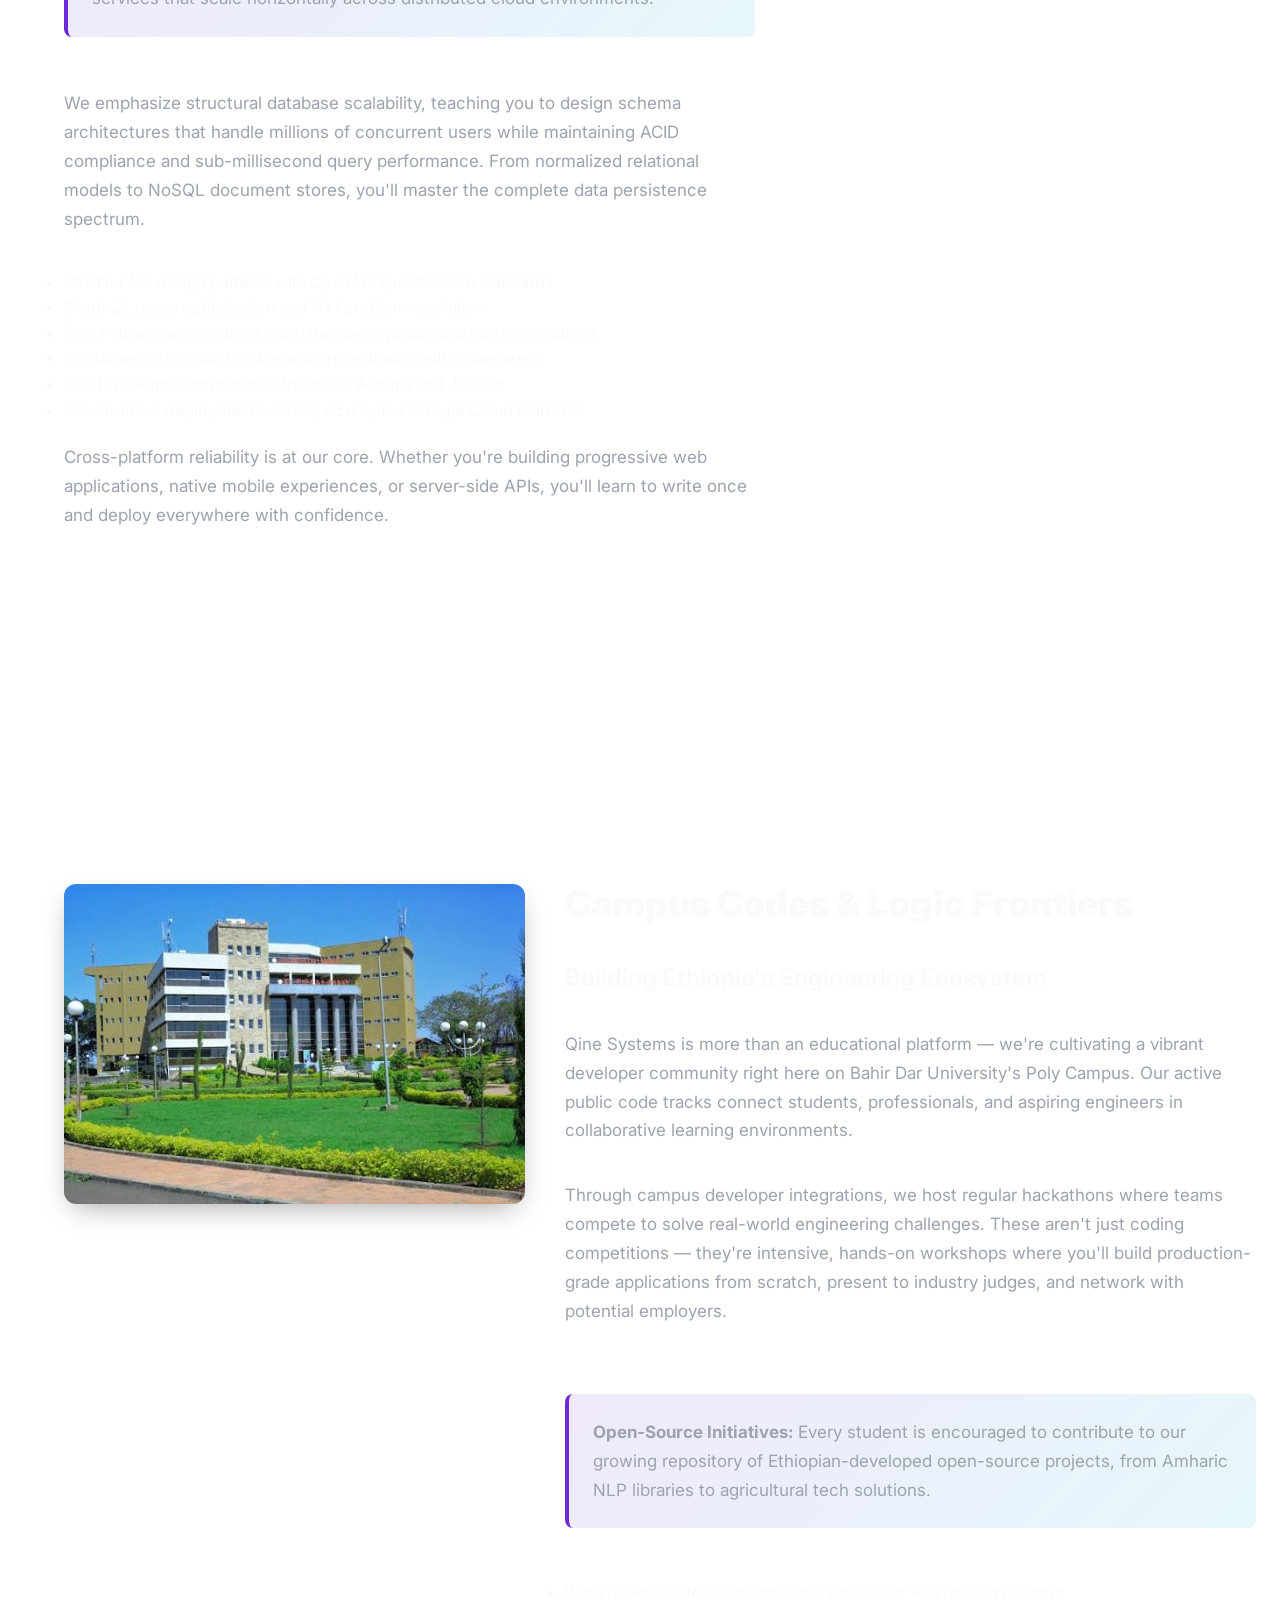
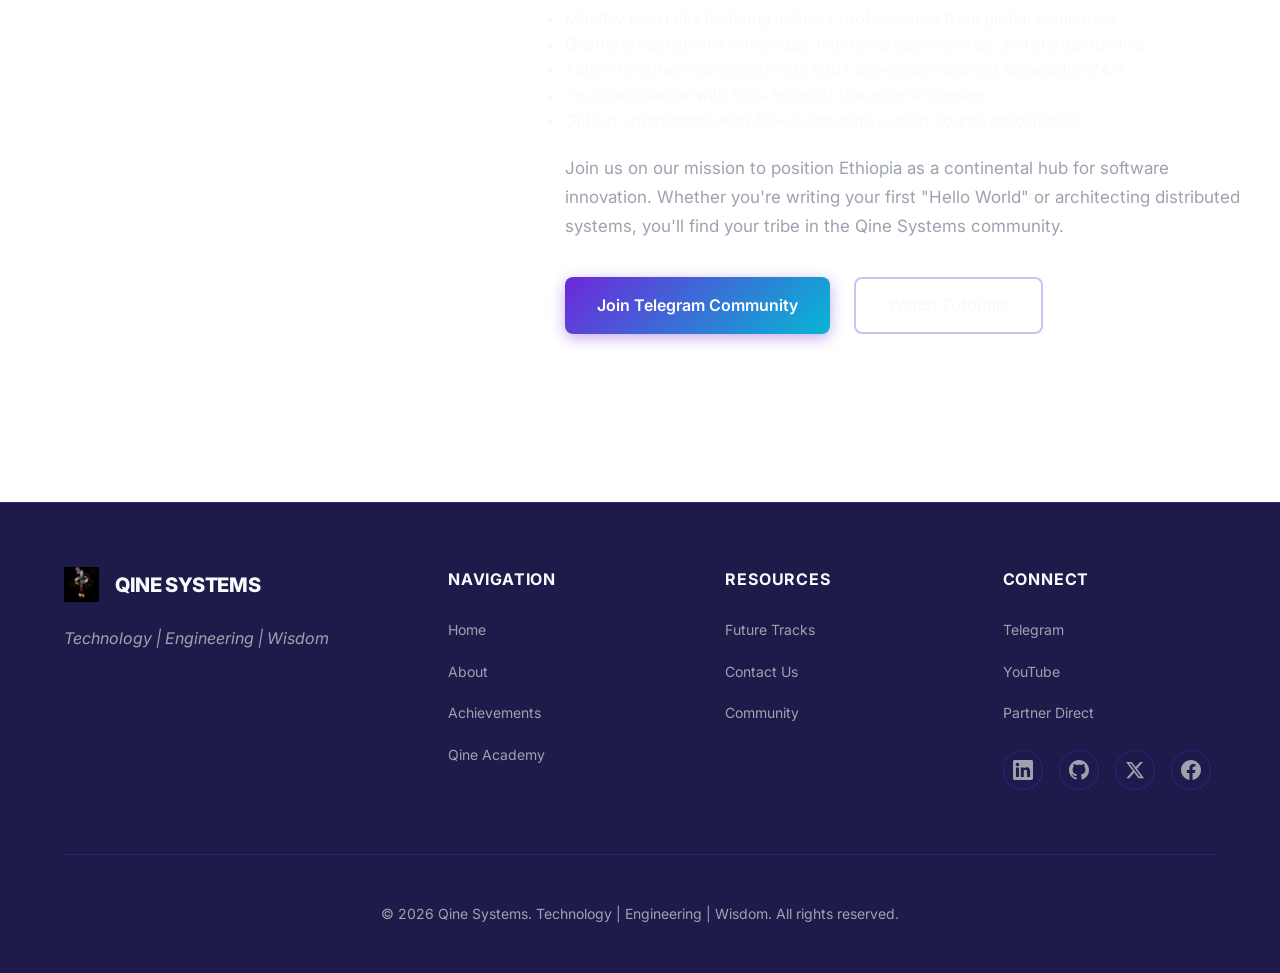
<file: pages/home.html>
<!DOCTYPE html>
<html lang="en">
<head>
    <meta charset="UTF-8">
    <meta name="viewport" content="width=device-width, initial-scale=1.0">
    <meta name="description" content="Qine Systems - The Art of Code. The Depth of Logic. Bridging ancient scholarly logic with cutting-edge software engineering from Bahir Dar University.">
    <meta name="keywords" content="software development, coding education, programming courses, Bahir Dar University, computer science, web development, Python, full-stack, Sem n' Werq, Qine philosophy">
    <meta name="author" content="Qine Systems">
    <meta name="theme-color" content="#1E1B4B">
    <title>Home - Qine Systems</title>
    <link rel="stylesheet" href="../styles.css">
    <link rel="preconnect" href="https://fonts.googleapis.com">
    <link rel="preconnect" href="https://fonts.gstatic.com" crossorigin>
    <link href="https://fonts.googleapis.com/css2?family=Inter:wght@300;400;500;600;700;800;900&family=JetBrains+Mono:wght@400;500;600;700&display=swap" rel="stylesheet">
</head>
<body>
    <!-- Global Navigation Bar with Theme Toggle INSIDE -->
    <header class="header" role="banner">
        <nav class="navbar" role="navigation" aria-label="Main navigation">
            <div class="nav-brand">
                <img src="../assets/QineSystem-Logo.jpg" alt="Qine Systems Logo" class="nav-logo-image">
                <a href="home.html" class="logo">QINE SYSTEMS</a>
            </div>
            
            <button class="nav-toggle" aria-label="Toggle mobile menu">
                <span class="hamburger"></span>
                <span class="hamburger"></span>
                <span class="hamburger"></span>
            </button>
            
            <ul class="nav-menu">
                <li><a href="home.html" class="nav-link active">Home</a></li>
                <li><a href="about.html" class="nav-link">About Us</a></li>
                <li><a href="achievements.html" class="nav-link">Achievements</a></li>
                <li><a href="academy.html" class="nav-link">Qine Academy</a></li>
                <li><a href="roadmap.html" class="nav-link">Future Tracks</a></li>
                <li><a href="contact.html" class="nav-link btn-nav">Get in Touch</a></li>
            </ul>
            
            <!-- THEME TOGGLE - ABSOLUTE INSIDE HEADER -->
            <button class="theme-toggle" aria-label="Toggle dark/light mode" title="Toggle theme">
                <svg class="moon-icon" xmlns="http://www.w3.org/2000/svg" viewBox="0 0 24 24" fill="none" stroke="currentColor" stroke-width="2" stroke-linecap="round" stroke-linejoin="round">
                    <path d="M21 12.79A9 9 0 1 1 11.21 3 7 7 0 0 0 21 12.79z"></path>
                </svg>
                <svg class="sun-icon" xmlns="http://www.w3.org/2000/svg" viewBox="0 0 24 24" fill="none" stroke="currentColor" stroke-width="2" stroke-linecap="round" stroke-linejoin="round">
                    <circle cx="12" cy="12" r="5"></circle>
                    <line x1="12" y1="1" x2="12" y2="3"></line>
                    <line x1="12" y1="21" x2="12" y2="23"></line>
                    <line x1="4.22" y1="4.22" x2="5.64" y2="5.64"></line>
                    <line x1="18.36" y1="18.36" x2="19.78" y2="19.78"></line>
                    <line x1="1" y1="12" x2="3" y2="12"></line>
                    <line x1="21" y1="12" x2="23" y2="12"></line>
                    <line x1="4.22" y1="19.78" x2="5.64" y2="18.36"></line>
                    <line x1="18.36" y1="5.64" x2="19.78" y2="4.22"></line>
                </svg>
            </button>
        </nav>
    </header>

    <!-- SECTION 1: THE HERO GRID (The Syntax Phase) -->
    <section id="home" class="deep-section hero-section" role="main">
        <div class="container">
            <div class="asymmetric-grid">
                <!-- Left Column: Primary Content (60%) -->
                <div class="content-column">
                    <h1 class="hero-title">
                        The Art of Code.<br>
                        <span class="gradient-text">The Depth of Logic.</span>
                    </h1>
                    
                    <p class="hero-subtitle">
                        Welcome to Qine Systems — where ancient scholarly logic converges with cutting-edge software engineering. 
                        We architect comprehensive, production-ready education tracks that transform absolute beginners into 
                        industry-ready developers through structured, zero-to-hero learning pipelines.
                    </p>
                    
                    <p class="hero-subtitle">
                        Born from the heart of Bahir Dar University's computer science ecosystem, Qine Systems bridges 
                        the gap between theoretical academics and real-world software development. Our mission is to 
                        empower the next generation of Ethiopian engineers with practical, battle-tested methodologies 
                        that employers actively seek.
                    </p>
                    
                    <div class="hero-badges">
                        <span class="badge">📍 Spawned in Bahir Dar University</span>
                        <span class="badge">✈️ Community: @QineSystems</span>
                        <span class="badge">🎓 Zero-to-Hero Pipeline Active</span>
                    </div>
                    
                    <div class="hero-actions">
                        <a href="academy.html" class="btn btn-primary glow-button">Explore Academy Tracks</a>
                        <a href="roadmap.html" class="btn btn-secondary">View Technology Roadmap</a>
                    </div>
                </div>
                
                <!-- Right Column: Tech Visual (40%) -->
                <div class="image-container">
                    <img src="../assets/tech-hero-visual.jpg" alt="Qine Systems Core IDE Interface">
                    <div class="image-overlay">
                        <p class="image-note gold">Qine Systems Core IDE — Translating Human Logic into Digital Action</p>
                    </div>
                </div>
            </div>
            
            <div class="floating-particles" aria-hidden="true">
                <span class="particle bracket">{ }</span>
                <span class="particle bracket">&lt;/&gt;</span>
                <span class="particle bracket">[ ]</span>
                <span class="particle bracket">( )</span>
                <span class="particle bracket">{ }</span>
                <span class="particle bracket">&lt;/&gt;</span>
                <span class="particle bracket">[ ]</span>
                <span class="particle bracket">( )</span>
            </div>
        </div>
    </section>

    <div class="section-divider"></div>

    <!-- SECTION 2: CORE SOFTWARE ARCHITECTURES (The Architecture Phase) -->
    <section class="deep-section architecture-section">
        <div class="container">
            <div class="asymmetric-grid">
                <!-- Left Column: Detailed Architecture Notes (60%) -->
                <div class="content-column">
                    <h2>Core Software Architectures</h2>
                    <h3>Engineering High-Performance Web Systems</h3>
                    
                    <p>
                        At Qine Systems, we don't just teach syntax — we architect complete software ecosystems. 
                        Our curriculum is built on industry-standard engineering principles that power modern 
                        enterprise applications across global infrastructures.
                    </p>
                    
                    <div class="highlight-box">
                        <p>
                            <strong>Microservice Decoupling:</strong> Learn to design modular, independently 
                            deployable services that scale horizontally across distributed cloud environments.
                        </p>
                    </div>
                    
                    <p>
                        We emphasize structural database scalability, teaching you to design schema architectures 
                        that handle millions of concurrent users while maintaining ACID compliance and sub-millisecond 
                        query performance. From normalized relational models to NoSQL document stores, you'll master 
                        the complete data persistence spectrum.
                    </p>
                    
                    <ul>
                        <li>RESTful API design patterns with OpenAPI specification standards</li>
                        <li>GraphQL query optimization and N+1 problem resolution</li>
                        <li>Event-driven architectures using message queues and pub/sub patterns</li>
                        <li>Containerization with Docker and orchestration with Kubernetes</li>
                        <li>CI/CD pipeline automation with GitHub Actions and Jenkins</li>
                        <li>Cloud-native deployment on AWS, Azure, and Google Cloud Platform</li>
                    </ul>
                    
                    <p>
                        Cross-platform reliability is at our core. Whether you're building progressive web applications, 
                        native mobile experiences, or server-side APIs, you'll learn to write once and deploy everywhere 
                        with confidence.
                    </p>
                </div>
                
                <!-- Right Column: Architecture Visualization (40%) -->
                <div class="image-container">
                    <img src="../assets/architecture-mesh-visual.jpg" alt="Enterprise Software Infrastructure">
                    <div class="image-overlay">
                        <p class="image-note">Enterprise Software Infrastructure Design Architecture</p>
                    </div>
                </div>
            </div>
        </div>
    </section>

    <div class="section-divider"></div>

    <!-- SECTION 3: CAMPUS CODES & LOGIC FRONTIERS (The Community Phase) -->
    <section class="deep-section community-section">
        <div class="container">
            <div class="asymmetric-grid reversed">
                <!-- Left Column: Community Image (40%) -->
                <div class="image-container">
                    <img src="../assets/campus-community-visual.jpg" alt="BDU Coding Community">
                    <div class="image-overlay">
                        <p class="image-note gold">Empowering the Next Generation of Engineers at Bahir Dar University</p>
                    </div>
                </div>
                
                <!-- Right Column: Community Details (60%) -->
                <div class="content-column">
                    <h2>Campus Codes & Logic Frontiers</h2>
                    <h3>Building Ethiopia's Engineering Ecosystem</h3>
                    
                    <p>
                        Qine Systems is more than an educational platform — we're cultivating a vibrant developer 
                        community right here on Bahir Dar University's Poly Campus. Our active public code tracks 
                        connect students, professionals, and aspiring engineers in collaborative learning environments.
                    </p>
                    
                    <p>
                        Through campus developer integrations, we host regular hackathons where teams compete to 
                        solve real-world engineering challenges. These aren't just coding competitions — they're 
                        intensive, hands-on workshops where you'll build production-grade applications from scratch, 
                        present to industry judges, and network with potential employers.
                    </p>
                    
                    <div class="highlight-box">
                        <p>
                            <strong>Open-Source Initiatives:</strong> Every student is encouraged to contribute to 
                            our growing repository of Ethiopian-developed open-source projects, from Amharic NLP 
                            libraries to agricultural tech solutions.
                        </p>
                    </div>
                    
                    <ul>
                        <li>Weekly peer code review sessions with senior engineering mentors</li>
                        <li>Monthly tech talks featuring industry professionals from global companies</li>
                        <li>Quarterly hackathons with prizes, internship opportunities, and startup funding</li>
                        <li>Active Telegram community with 500+ developers sharing knowledge 24/7</li>
                        <li>YouTube channel with 100+ hours of free tutorial content</li>
                        <li>GitHub organization with 50+ collaborative open-source repositories</li>
                    </ul>
                    
                    <p>
                        Join us on our mission to position Ethiopia as a continental hub for software innovation. 
                        Whether you're writing your first "Hello World" or architecting distributed systems, 
                        you'll find your tribe in the Qine Systems community.
                    </p>
                    
                    <div class="hero-actions">
                        <a href="https://t.me/QineSystems" class="btn btn-primary glow-button" target="_blank">Join Telegram Community</a>
                        <a href="https://youtube.com/@QineSystems" class="btn btn-secondary" target="_blank">Watch Tutorials</a>
                    </div>
                </div>
            </div>
        </div>
    </section>

    <!-- Footer -->
    <footer class="footer" role="contentinfo">
        <div class="container">
            <div class="footer-content">
                <div class="footer-brand">
                    <div class="footer-logo-container">
                        <img src="../QineSystem-Logo.jpg" alt="Qine Systems Logo" class="footer-logo-image">
                        <h3 class="footer-logo">QINE SYSTEMS</h3>
                    </div>
                    <p class="footer-tagline">Technology | Engineering | Wisdom</p>
                </div>
                
                <nav class="footer-links" aria-label="Footer navigation">
                    <div class="footer-column">
                        <h4>Navigation</h4>
                        <ul>
                            <li><a href="home.html">Home</a></li>
                            <li><a href="about.html">About</a></li>
                            <li><a href="achievements.html">Achievements</a></li>
                            <li><a href="academy.html">Qine Academy</a></li>
                        </ul>
                    </div>
                    
                    <div class="footer-column">
                        <h4>Resources</h4>
                        <ul>
                            <li><a href="roadmap.html">Future Tracks</a></li>
                            <li><a href="contact.html">Contact Us</a></li>
                            <li><a href="https://t.me/QineSystems" target="_blank" rel="noopener noreferrer">Community</a></li>
                        </ul>
                    </div>
                    
                    <div class="footer-column">
                        <h4>Connect</h4>
                        <ul>
                            <li><a href="https://t.me/QineSystems" target="_blank" rel="noopener noreferrer">Telegram</a></li>
                            <li><a href="https://youtube.com/@QineSystems" target="_blank" rel="noopener noreferrer">YouTube</a></li>
                            <li><a href="https://t.me/YourPersonalTelegram" target="_blank" rel="noopener noreferrer">Partner Direct</a></li>
                        </ul>
                        <div class="footer-social">
                            <a href="https://www.linkedin.com/company/qinesystems" class="social-link linkedin" target="_blank" rel="noopener noreferrer" aria-label="LinkedIn">
                                <svg xmlns="http://www.w3.org/2000/svg" viewBox="0 0 24 24" fill="currentColor">
                                    <path d="M20.447 20.452h-3.554v-5.569c0-1.328-.027-3.037-1.852-3.037-1.853 0-2.136 1.445-2.136 2.939v5.667H9.351V9h3.414v1.561h.046c.477-.9 1.637-1.85 3.37-1.85 3.601 0 4.267 2.37 4.267 5.455v6.286zM5.337 7.433c-1.144 0-2.063-.926-2.063-2.065 0-1.138.92-2.063 2.063-2.063 1.14 0 2.064.925 2.064 2.063 0 1.139-.925 2.065-2.064 2.065zm1.782 13.019H3.555V9h3.564v11.452zM22.225 0H1.771C.792 0 0 .774 0 1.729v20.542C0 23.227.792 24 1.771 24h20.451C23.2 24 24 23.227 24 22.271V1.729C24 .774 23.2 0 22.222 0h.003z"/>
                                </svg>
                            </a>
                            <a href="https://github.com/qinesystems" class="social-link github" target="_blank" rel="noopener noreferrer" aria-label="GitHub">
                                <svg xmlns="http://www.w3.org/2000/svg" viewBox="0 0 24 24" fill="currentColor">
                                    <path d="M12 0c-6.626 0-12 5.373-12 12 0 5.302 3.438 9.8 8.207 11.387.599.111.793-.261.793-.577v-2.234c-3.338.726-4.033-1.416-4.033-1.416-.546-1.387-1.333-1.756-1.333-1.756-1.089-.745.083-.729.083-.729 1.205.084 1.839 1.237 1.839 1.237 1.07 1.834 2.807 1.304 3.492.997.107-.775.418-1.305.762-1.604-2.665-.305-5.467-1.334-5.467-5.931 0-1.311.469-2.381 1.236-3.221-.124-.303-.535-1.524.117-3.176 0 0 1.008-.322 3.301 1.23.957-.266 1.983-.399 3.003-.404 1.02.005 2.047.138 3.006.404 2.291-1.552 3.297-1.23 3.297-1.23.653 1.653.242 2.874.118 3.176.77.84 1.235 1.911 1.235 3.221 0 4.609-2.807 5.624-5.479 5.921.43.372.823 1.102.823 2.222v3.293c0 .319.192.694.801.576 4.765-1.589 8.199-6.086 8.199-11.386 0-6.627-5.373-12-12-12z"/>
                                </svg>
                            </a>
                            <a href="https://twitter.com/QineSystems" class="social-link twitter" target="_blank" rel="noopener noreferrer" aria-label="X (Twitter)">
                                <svg xmlns="http://www.w3.org/2000/svg" viewBox="0 0 24 24" fill="currentColor">
                                    <path d="M18.244 2.25h3.308l-7.227 8.26 8.502 11.24H16.17l-5.214-6.817L4.99 21.75H1.68l7.73-8.835L1.254 2.25H8.08l4.713 6.231zm-1.161 17.52h1.833L7.084 4.126H5.117z"/>
                                </svg>
                            </a>
                            <a href="https://www.facebook.com/QineSystems" class="social-link facebook" target="_blank" rel="noopener noreferrer" aria-label="Facebook">
                                <svg xmlns="http://www.w3.org/2000/svg" viewBox="0 0 24 24" fill="currentColor">
                                    <path d="M24 12.073c0-6.627-5.373-12-12-12s-12 5.373-12 12c0 5.99 4.388 10.954 10.125 11.854v-8.385H7.078v-3.47h3.047V9.43c0-3.007 1.792-4.669 4.533-4.669 1.312 0 2.686.235 2.686.235v2.953H15.83c-1.491 0-1.956.925-1.956 1.874v2.25h3.328l-.532 3.47h-2.796v8.385C19.612 23.027 24 18.062 24 12.073z"/>
                                </svg>
                            </a>
                        </div>
                    </div>
                </nav>
            </div>
            
            <div class="footer-bottom">
                <p>&copy; 2026 Qine Systems. Technology | Engineering | Wisdom. All rights reserved.</p>
            </div>
        </div>
    </footer>

    <script src="../script.js"></script>
</body>
</html>
</file>
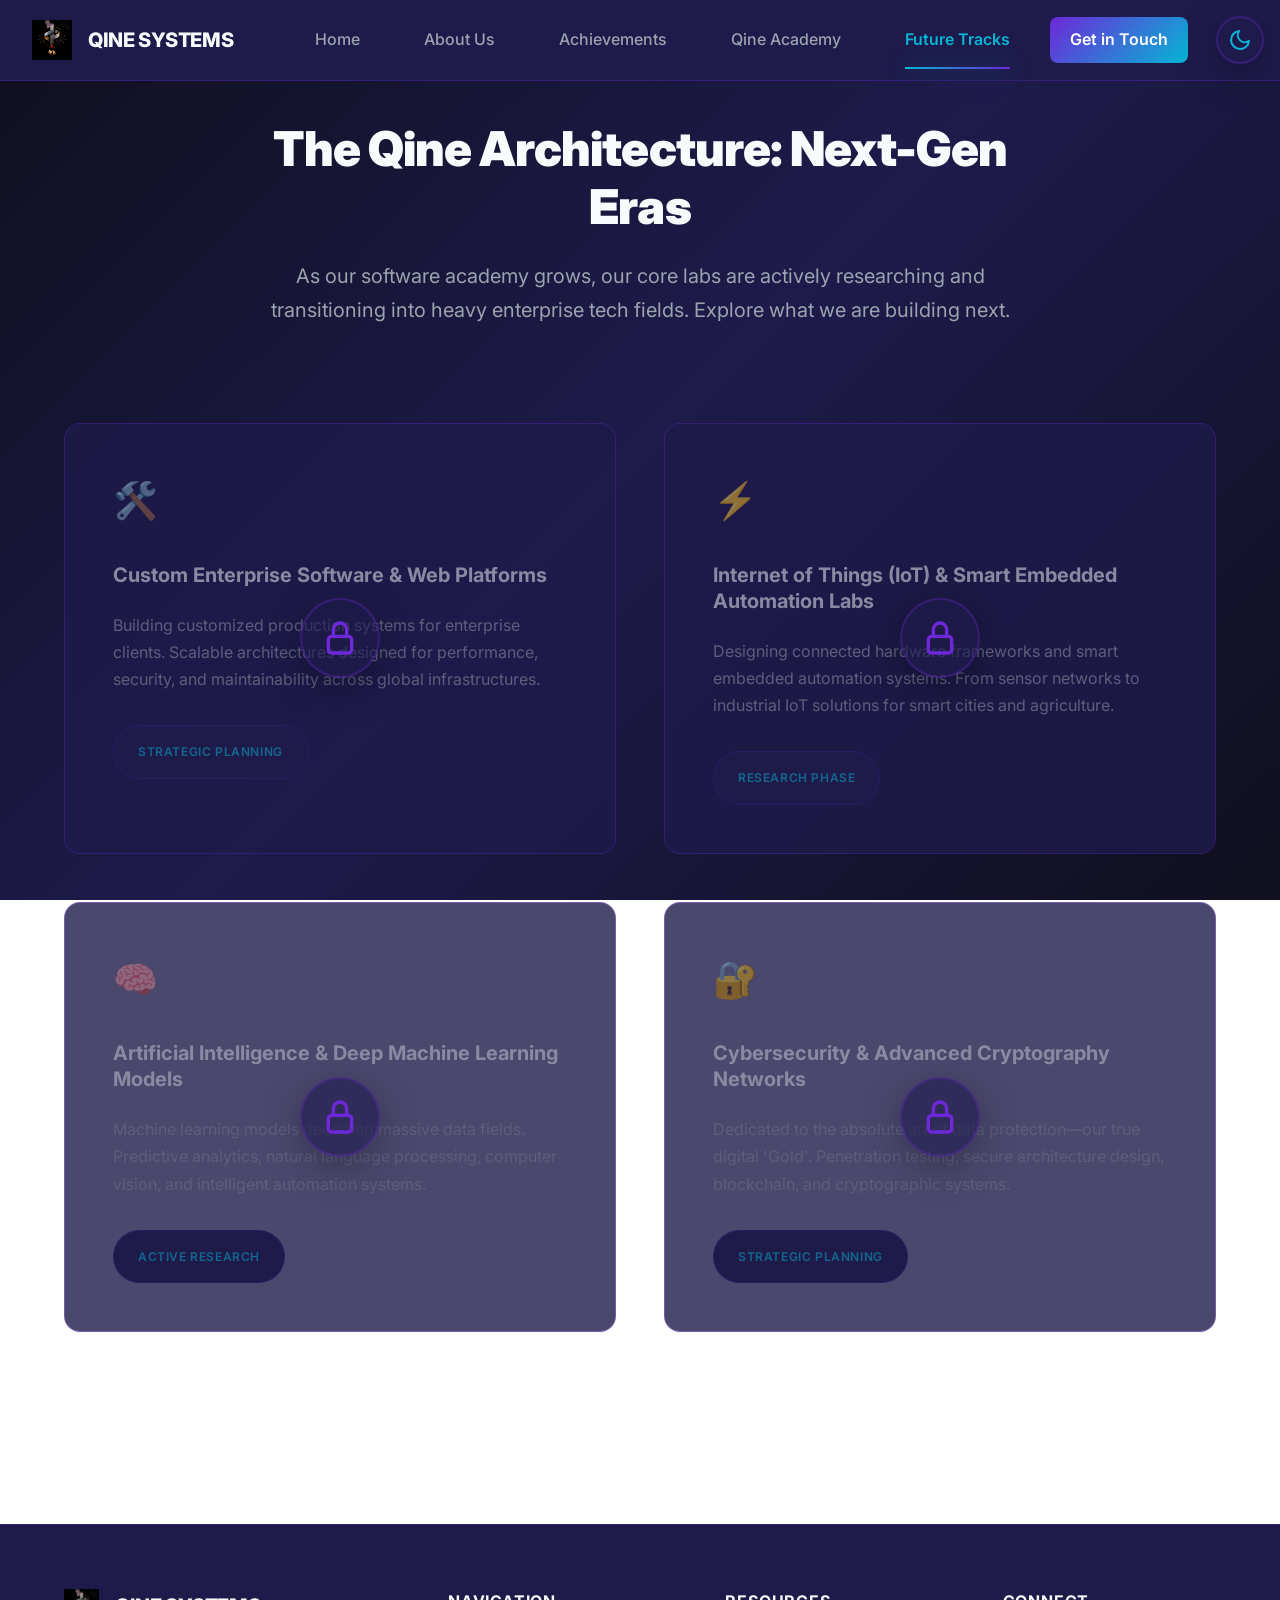
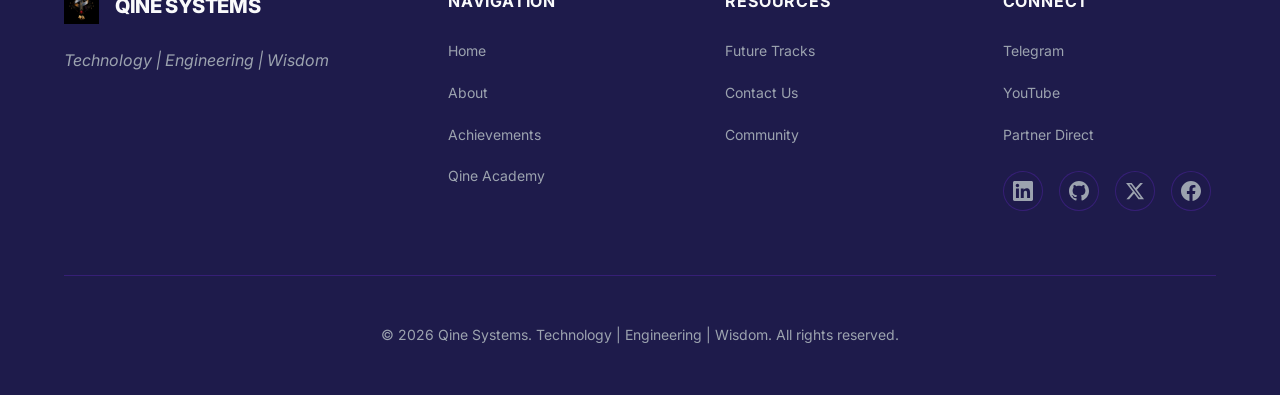
<file: pages/roadmap.html>
<!DOCTYPE html>
<html lang="en">
<head>
    <meta charset="UTF-8">
    <meta name="viewport" content="width=device-width, initial-scale=1.0">
    <meta name="description" content="Qine Systems Future Roadmap - Next-generation enterprise technology tracks">
    <title>Future Roadmap - Qine Systems</title>
    <link rel="stylesheet" href="../styles.css">
    <link rel="preconnect" href="https://fonts.googleapis.com">
    <link rel="preconnect" href="https://fonts.gstatic.com" crossorigin>
    <link href="https://fonts.googleapis.com/css2?family=Inter:wght@300;400;500;600;700;800&family=Fira+Code:wght@400;500;600&display=swap" rel="stylesheet">
</head>
<body>
    <!-- Header -->
     <header class="header" role="banner">
        <nav class="navbar" role="navigation" aria-label="Main navigation">
            <div class="nav-brand">
                <img src="../assets/QineSystem-Logo.jpg" alt="Qine Systems Logo" class="nav-logo-image">
                <a href="home.html" class="logo">QINE SYSTEMS</a>
            </div>
            
            <button class="nav-toggle" aria-label="Toggle mobile menu">
                <span class="hamburger"></span>
                <span class="hamburger"></span>
                <span class="hamburger"></span>
            </button>
            
            <ul class="nav-menu">
                <li><a href="home.html" class="nav-link">Home</a></li>
                <li><a href="about.html" class="nav-link">About Us</a></li>
                <li><a href="achievements.html" class="nav-link">Achievements</a></li>
                <li><a href="academy.html" class="nav-link">Qine Academy</a></li>
                <li><a href="roadmap.html" class="nav-link active">Future Tracks</a></li>
                <li><a href="contact.html" class="nav-link btn-nav">Get in Touch</a></li>
            </ul>
            
            <!-- THEME TOGGLE - ABSOLUTE INSIDE HEADER -->
            <button class="theme-toggle" aria-label="Toggle dark/light mode" title="Toggle theme">
                <svg class="moon-icon" xmlns="http://www.w3.org/2000/svg" viewBox="0 0 24 24" fill="none" stroke="currentColor" stroke-width="2" stroke-linecap="round" stroke-linejoin="round">
                    <path d="M21 12.79A9 9 0 1 1 11.21 3 7 7 0 0 0 21 12.79z"></path>
                </svg>
                <svg class="sun-icon" xmlns="http://www.w3.org/2000/svg" viewBox="0 0 24 24" fill="none" stroke="currentColor" stroke-width="2" stroke-linecap="round" stroke-linejoin="round">
                    <circle cx="12" cy="12" r="5"></circle>
                    <line x1="12" y1="1" x2="12" y2="3"></line>
                    <line x1="12" y1="21" x2="12" y2="23"></line>
                    <line x1="4.22" y1="4.22" x2="5.64" y2="5.64"></line>
                    <line x1="18.36" y1="18.36" x2="19.78" y2="19.78"></line>
                    <line x1="1" y1="12" x2="3" y2="12"></line>
                    <line x1="21" y1="12" x2="23" y2="12"></line>
                    <line x1="4.22" y1="19.78" x2="5.64" y2="18.36"></line>
                    <line x1="18.36" y1="5.64" x2="19.78" y2="4.22"></line>
                </svg>
            </button>
        </nav>
    </header>

    <!-- Future Roadmap Section -->
    <section id="roadmap" class="roadmap-section" role="main" style="padding-top: calc(80px + var(--spacing-3xl));">
        <div class="container">
            <div class="section-header">
                <h2 class="section-title">The Qine Architecture: Next-Gen Eras</h2>
                <p class="section-subtitle">
                    As our software academy grows, our core labs are actively researching and transitioning 
                    into heavy enterprise tech fields. Explore what we are building next.
                </p>
            </div>
            
            <div class="roadmap-grid">
                <!-- Roadmap Card 1 -->
                <article class="roadmap-card locked">
                    <div class="lock-overlay" aria-hidden="true">
                        <svg class="lock-icon" width="48" height="48" viewBox="0 0 24 24" fill="none" xmlns="http://www.w3.org/2000/svg">
                            <rect x="5" y="11" width="14" height="10" rx="2" stroke="currentColor" stroke-width="2"/>
                            <path d="M8 11V7C8 4.79086 9.79086 3 12 3C14.2091 3 16 4.79086 16 7V11" stroke="currentColor" stroke-width="2" stroke-linecap="round"/>
                        </svg>
                    </div>
                    <div class="roadmap-icon" aria-hidden="true">🛠️</div>
                    <h3 class="roadmap-title">Custom Enterprise Software & Web Platforms</h3>
                    <p class="roadmap-description">
                        Building customized production systems for enterprise clients. Scalable architectures 
                        designed for performance, security, and maintainability across global infrastructures.
                    </p>
                    <span class="roadmap-status">Strategic Planning</span>
                </article>
                
                <!-- Roadmap Card 2 -->
                <article class="roadmap-card locked">
                    <div class="lock-overlay" aria-hidden="true">
                        <svg class="lock-icon" width="48" height="48" viewBox="0 0 24 24" fill="none" xmlns="http://www.w3.org/2000/svg">
                            <rect x="5" y="11" width="14" height="10" rx="2" stroke="currentColor" stroke-width="2"/>
                            <path d="M8 11V7C8 4.79086 9.79086 3 12 3C14.2091 3 16 4.79086 16 7V11" stroke="currentColor" stroke-width="2" stroke-linecap="round"/>
                        </svg>
                    </div>
                    <div class="roadmap-icon" aria-hidden="true">⚡</div>
                    <h3 class="roadmap-title">Internet of Things (IoT) & Smart Embedded Automation Labs</h3>
                    <p class="roadmap-description">
                        Designing connected hardware frameworks and smart embedded automation systems. 
                        From sensor networks to industrial IoT solutions for smart cities and agriculture.
                    </p>
                    <span class="roadmap-status">Research Phase</span>
                </article>
                
                <!-- Roadmap Card 3 -->
                <article class="roadmap-card locked">
                    <div class="lock-overlay" aria-hidden="true">
                        <svg class="lock-icon" width="48" height="48" viewBox="0 0 24 24" fill="none" xmlns="http://www.w3.org/2000/svg">
                            <rect x="5" y="11" width="14" height="10" rx="2" stroke="currentColor" stroke-width="2"/>
                            <path d="M8 11V7C8 4.79086 9.79086 3 12 3C14.2091 3 16 4.79086 16 7V11" stroke="currentColor" stroke-width="2" stroke-linecap="round"/>
                        </svg>
                    </div>
                    <div class="roadmap-icon" aria-hidden="true">🧠</div>
                    <h3 class="roadmap-title">Artificial Intelligence & Deep Machine Learning Models</h3>
                    <p class="roadmap-description">
                        Machine learning models decoding massive data fields. Predictive analytics, 
                        natural language processing, computer vision, and intelligent automation systems.
                    </p>
                    <span class="roadmap-status">Active Research</span>
                </article>
                
                <!-- Roadmap Card 4 -->
                <article class="roadmap-card locked">
                    <div class="lock-overlay" aria-hidden="true">
                        <svg class="lock-icon" width="48" height="48" viewBox="0 0 24 24" fill="none" xmlns="http://www.w3.org/2000/svg">
                            <rect x="5" y="11" width="14" height="10" rx="2" stroke="currentColor" stroke-width="2"/>
                            <path d="M8 11V7C8 4.79086 9.79086 3 12 3C14.2091 3 16 4.79086 16 7V11" stroke="currentColor" stroke-width="2" stroke-linecap="round"/>
                        </svg>
                    </div>
                    <div class="roadmap-icon" aria-hidden="true">🔐</div>
                    <h3 class="roadmap-title">Cybersecurity & Advanced Cryptography Networks</h3>
                    <p class="roadmap-description">
                        Dedicated to the absolute art of data protection—our true digital 'Gold'. 
                        Penetration testing, secure architecture design, blockchain, and cryptographic systems.
                    </p>
                    <span class="roadmap-status">Strategic Planning</span>
                </article>
            </div>
        </div>
    </section>

    <!-- Footer -->
    <footer class="footer" role="contentinfo">
        <div class="container">
            <div class="footer-content">
                <div class="footer-brand">
                    <div class="footer-logo-container">
                        <img src="../QineSystem-Logo.jpg" alt="Qine Systems Logo" class="footer-logo-image">
                        <h3 class="footer-logo">QINE SYSTEMS</h3>
                    </div>
                    <p class="footer-tagline">Technology | Engineering | Wisdom</p>
                </div>
                
                <nav class="footer-links" aria-label="Footer navigation">
                    <div class="footer-column">
                        <h4>Navigation</h4>
                        <ul>
                            <li><a href="home.html">Home</a></li>
                            <li><a href="about.html">About</a></li>
                            <li><a href="achievements.html">Achievements</a></li>
                            <li><a href="academy.html">Qine Academy</a></li>
                        </ul>
                    </div>
                    
                    <div class="footer-column">
                        <h4>Resources</h4>
                        <ul>
                            <li><a href="roadmap.html">Future Tracks</a></li>
                            <li><a href="contact.html">Contact Us</a></li>
                            <li><a href="https://t.me/QineSystems" target="_blank" rel="noopener noreferrer">Community</a></li>
                        </ul>
                    </div>
                    
                    <div class="footer-column">
                        <h4>Connect</h4>
                        <ul>
                            <li><a href="https://t.me/QineSystems" target="_blank" rel="noopener noreferrer">Telegram</a></li>
                            <li><a href="https://youtube.com/@QineSystems" target="_blank" rel="noopener noreferrer">YouTube</a></li>
                            <li><a href="https://t.me/YourPersonalTelegram" target="_blank" rel="noopener noreferrer">Partner Direct</a></li>
                        </ul>
                        <div class="footer-social">
                            <a href="https://www.linkedin.com/company/qinesystems" class="social-link linkedin" target="_blank" rel="noopener noreferrer" aria-label="LinkedIn">
                                <svg xmlns="http://www.w3.org/2000/svg" viewBox="0 0 24 24" fill="currentColor">
                                    <path d="M20.447 20.452h-3.554v-5.569c0-1.328-.027-3.037-1.852-3.037-1.853 0-2.136 1.445-2.136 2.939v5.667H9.351V9h3.414v1.561h.046c.477-.9 1.637-1.85 3.37-1.85 3.601 0 4.267 2.37 4.267 5.455v6.286zM5.337 7.433c-1.144 0-2.063-.926-2.063-2.065 0-1.138.92-2.063 2.063-2.063 1.14 0 2.064.925 2.064 2.063 0 1.139-.925 2.065-2.064 2.065zm1.782 13.019H3.555V9h3.564v11.452zM22.225 0H1.771C.792 0 0 .774 0 1.729v20.542C0 23.227.792 24 1.771 24h20.451C23.2 24 24 23.227 24 22.271V1.729C24 .774 23.2 0 22.222 0h.003z"/>
                                </svg>
                            </a>
                            <a href="https://github.com/qinesystems" class="social-link github" target="_blank" rel="noopener noreferrer" aria-label="GitHub">
                                <svg xmlns="http://www.w3.org/2000/svg" viewBox="0 0 24 24" fill="currentColor">
                                    <path d="M12 0c-6.626 0-12 5.373-12 12 0 5.302 3.438 9.8 8.207 11.387.599.111.793-.261.793-.577v-2.234c-3.338.726-4.033-1.416-4.033-1.416-.546-1.387-1.333-1.756-1.333-1.756-1.089-.745.083-.729.083-.729 1.205.084 1.839 1.237 1.839 1.237 1.07 1.834 2.807 1.304 3.492.997.107-.775.418-1.305.762-1.604-2.665-.305-5.467-1.334-5.467-5.931 0-1.311.469-2.381 1.236-3.221-.124-.303-.535-1.524.117-3.176 0 0 1.008-.322 3.301 1.23.957-.266 1.983-.399 3.003-.404 1.02.005 2.047.138 3.006.404 2.291-1.552 3.297-1.23 3.297-1.23.653 1.653.242 2.874.118 3.176.77.84 1.235 1.911 1.235 3.221 0 4.609-2.807 5.624-5.479 5.921.43.372.823 1.102.823 2.222v3.293c0 .319.192.694.801.576 4.765-1.589 8.199-6.086 8.199-11.386 0-6.627-5.373-12-12-12z"/>
                                </svg>
                            </a>
                            <a href="https://twitter.com/QineSystems" class="social-link twitter" target="_blank" rel="noopener noreferrer" aria-label="X (Twitter)">
                                <svg xmlns="http://www.w3.org/2000/svg" viewBox="0 0 24 24" fill="currentColor">
                                    <path d="M18.244 2.25h3.308l-7.227 8.26 8.502 11.24H16.17l-5.214-6.817L4.99 21.75H1.68l7.73-8.835L1.254 2.25H8.08l4.713 6.231zm-1.161 17.52h1.833L7.084 4.126H5.117z"/>
                                </svg>
                            </a>
                            <a href="https://www.facebook.com/QineSystems" class="social-link facebook" target="_blank" rel="noopener noreferrer" aria-label="Facebook">
                                <svg xmlns="http://www.w3.org/2000/svg" viewBox="0 0 24 24" fill="currentColor">
                                    <path d="M24 12.073c0-6.627-5.373-12-12-12s-12 5.373-12 12c0 5.99 4.388 10.954 10.125 11.854v-8.385H7.078v-3.47h3.047V9.43c0-3.007 1.792-4.669 4.533-4.669 1.312 0 2.686.235 2.686.235v2.953H15.83c-1.491 0-1.956.925-1.956 1.874v2.25h3.328l-.532 3.47h-2.796v8.385C19.612 23.027 24 18.062 24 12.073z"/>
                                </svg>
                            </a>
                        </div>
                    </div>
                </nav>
            </div>
            
            <div class="footer-bottom">
                <p>&copy; 2026 Qine Systems. Technology | Engineering | Wisdom. All rights reserved.</p>
            </div>
        </div>
    </footer>
    <script src="../script.js"></script>
</body>
</html>
</file>
<file: styles.css>
/* ========================================
   QINE SYSTEMS - FIXED LAYOUT CONFIGURATION
   Elite Frontend with Strict Constraints
   ======================================== */

* {
    margin: 0;
    padding: 0;
    box-sizing: border-box;
}
  body {
    /* Sets the background image path */
    background-image: url('qine.jpg'); 

    /* Prevents the image from repeating like a tile grid */
    background-repeat: no-repeat; 

    /* Scales the image to fully cover the entire screen */
    background-size: cover; 

    /* Centers the image horizontally and vertically */
    background-position: center; 

    /* Keeps the image fixed in place while scrolling */
    background-attachment: fixed; 
  }
:root {
    /* DARK MODE (Default) - Cyber Tech Aesthetic */
    --deep-indigo: #1E1B4B;
    --dark-indigo: #312E81;
    --dark-obsidian: #0F0F1E;
    --electric-violet: #6D28D9;
    --cyber-blue: #06B6D4;
    --radiant-gold: #D97706;
    
    /* Extended Colors */
    --violet-light: #8B5CF6;
    --blue-light: #22D3EE;
    --gold-light: #FBBF24;
    --gray-dark: #1F2937;
    --gray-medium: #374151;
    --gray-light: #9CA3AF;
    --white: #FFFFFF;
    --off-white: #F9FAFB;
    
    /* Theme Variables - Dark Mode */
    --bg-primary: linear-gradient(135deg, #0F0F1E 0%, #1E1B4B 50%, #0F0F1E 100%);
    --bg-secondary: #1E1B4B;
    --bg-card: rgba(30, 27, 75, 0.6);
    --text-primary: #F9FAFB;
    --text-secondary: #9CA3AF;
    --border-color: rgba(109, 40, 217, 0.3);
    
    /* Typography */
    --font-primary: 'Inter', -apple-system, BlinkMacSystemFont, 'Segoe UI', sans-serif;
    --font-mono: 'JetBrains Mono', 'Fira Code', monospace;
    
    /* Spacing */
    --spacing-xs: 0.5rem;
    --spacing-sm: 1rem;
    --spacing-md: 1.5rem;
    --spacing-lg: 2rem;
    --spacing-xl: 3rem;
    --spacing-2xl: 4rem;
    --spacing-3xl: 6rem;
    
    /* Transitions */
    --transition-fast: 0.2s ease;
    --transition-normal: 0.3s ease;
    --transition-slow: 0.5s ease;
    
    /* Border Radius */
    --radius-sm: 0.375rem;
    --radius-md: 0.5rem;
    --radius-lg: 0.75rem;
    --radius-xl: 1rem;
    
    /* Shadows & Glows */
    --glow-violet: 0 0 20px rgba(109, 40, 217, 0.5), 0 0 40px rgba(109, 40, 217, 0.3);
    --glow-blue: 0 0 20px rgba(6, 182, 212, 0.5), 0 0 40px rgba(6, 182, 212, 0.3);
    --glow-gold: 0 0 20px rgba(217, 119, 6, 0.5), 0 0 40px rgba(217, 119, 6, 0.3);
    --shadow-lg: 0 10px 40px rgba(0, 0, 0, 0.3);
    --shadow-xl: 0 20px 60px rgba(0, 0, 0, 0.4);
}

/* LIGHT MODE - SEVERED ENGINE WITH STRICT CONSTRAINTS */
[data-theme="light"] {
    /* FORCE LIGHT BACKGROUND */
    --bg-primary: #F8FAFC;
    --bg-secondary: #FFFFFF;
    --bg-card: rgba(255, 255, 255, 0.95);
    
    /* FORCE DEEP DARK TEXT */
    --text-primary: #0F172A;
    --text-secondary: #475569;
    
    /* HIGH CONTRAST ACCENTS - NO NEON */
    --electric-violet: #6D28D9;  /* Deep Royal Violet */
    --cyber-blue: #2563EB;       /* Deep Royal Blue */
    --radiant-gold: #B45309;     /* Antique Gold */
    
    --violet-light: #6D28D9;
    --blue-light: #2563EB;
    --gold-light: #B45309;
    
    /* Borders */
    --border-color: rgba(109, 40, 217, 0.2);
    
    /* NO GLOWING NEON IN LIGHT MODE */
    --glow-violet: 0 0 15px rgba(109, 40, 217, 0.2);
    --glow-blue: 0 0 15px rgba(37, 99, 235, 0.2);
    --glow-gold: 0 0 15px rgba(180, 83, 9, 0.2);
    --shadow-lg: 0 10px 40px rgba(0, 0, 0, 0.1);
    --shadow-xl: 0 20px 60px rgba(0, 0, 0, 0.12);
}

html {
    scroll-behavior: smooth;
    overflow-x: hidden;
}

/* ABSOLUTE ALIGNMENT - CENTERED FLEX LAYOUT */
body {
    font-family: var(--font-primary);
    background: var(--bg-primary);
    background-attachment: fixed;
    color: var(--text-primary);
    line-height: 1.6;
    overflow-x: hidden;
    min-height: 100vh;
    transition: background 0.3s ease, color 0.3s ease;
    
    /* GLOBAL CENTERING TO PREVENT DRIFT */
    display: flex;
    flex-direction: column;
    justify-content: center;
    align-items: center;
}


/* ========================================
   OPTIMIZED LAYOUT - COMPACT VERTICAL FLOW
   Eliminates Empty Spaces & Tight Padding
   ======================================== */

/* Remove Min-Height Constraints - Let Content Flow Naturally */
.deep-section,
.hero-section,
.about-section,
.achievements-section,
.academy-section,
.contact-section {
    min-height: auto !important;
    height: auto !important;
    padding: 2.5rem 0 !important; /* Compact py-10 equivalent */
}

/* Asymmetric Grid - Compact Version */
.asymmetric-grid {
    display: grid;
    grid-template-columns: 60% 40%;
    gap: 2.5rem;
    align-items: start; /* Changed from center to start */
    padding: 2rem 0; /* Reduced from 6rem */
    min-height: auto; /* Removed min-height constraint */
}

.asymmetric-grid.reversed {
    grid-template-columns: 40% 60%;
}

/* Strict 50/50 Split - Compact Version */
.split-grid-50 {
    display: grid;
    grid-template-columns: 1fr 1fr;
    gap: 2.5rem;
    align-items: start; /* Changed from center to start */
    padding: 2rem 0; /* Reduced from 6rem */
}

@media (max-width: 1024px) {
    .asymmetric-grid,
    .asymmetric-grid.reversed,
    .split-grid-50 {
        grid-template-columns: 1fr;
        gap: 2rem;
        padding: 2rem 0;
    }
}

/* Content Column - Compact Spacing */
.content-column {
    display: flex;
    flex-direction: column;
    gap: 1.25rem; /* Reduced from 2rem */
}

.content-column h2 {
    font-size: 2.25rem; /* Reduced from 2.5rem */
    font-weight: 900;
    line-height: 1.1;
    margin-bottom: 1rem; /* Reduced from 1.5rem */
    color: var(--text-primary);
}

.content-column h3 {
    font-size: 1.5rem; /* Reduced from 1.75rem */
    font-weight: 700;
    margin-bottom: 0.75rem;
    color: var(--text-primary);
}

.content-column p {
    font-size: 1.0625rem; /* Slightly reduced */
    line-height: 1.7; /* Tightened from 1.8 */
    color: var(--text-secondary);
    margin-bottom: 1rem; /* Reduced from 1.5rem */
}

/* Section Dividers - Reduced Margins */
.section-divider {
    height: 1px; /* Reduced from 2px */
    background: linear-gradient(90deg, transparent, var(--electric-violet), var(--cyber-blue), transparent);
    margin: 3rem 0; /* Reduced from 6rem */
    opacity: 0.3;
}

/* Highlight Box - Compact */
.highlight-box {
    background: linear-gradient(135deg, rgba(109, 40, 217, 0.1), rgba(6, 182, 212, 0.1));
    border-left: 3px solid var(--electric-violet); /* Reduced from 4px */
    padding: 1rem; /* Reduced from 1.5rem */
    border-radius: 8px;
    margin: 1.25rem 0; /* Reduced from 2rem */
}

/* Image Containers - Strict Height Constraint */
.image-container,
.image-wrapper-enhanced {
    border-radius: 12px;
    width: 100%;
    max-height: 320px; /* Strict constraint */
    height: 320px; /* Fixed height */
    overflow: hidden;
    position: relative;
    box-shadow: 0 10px 30px -10px rgba(0, 0, 0, 0.4);
    transition: all 0.3s ease;
    margin: 0 auto;
}

.image-container:hover,
.image-wrapper-enhanced:hover {
    transform: translateY(-3px); /* Reduced from -5px */
    box-shadow: 0 15px 40px -10px rgba(0, 0, 0, 0.5);
}

.image-container img,
.image-wrapper-enhanced img {
    width: 100%;
    height: 100%;
    object-fit: cover;
}

/* Section Headers - Compact */
.section-header {
    text-align: center;
    margin-bottom: 2rem; /* Reduced from 3xl */
}

.section-title {
    font-size: 2.25rem; /* Reduced from 2.5rem/3rem */
    font-weight: 900;
    line-height: 1.2;
    margin-bottom: 0.75rem; /* Reduced */
    color: var(--text-primary);
}

.section-subtitle {
    font-size: 1.0625rem; /* Reduced from 1.25rem */
    line-height: 1.6;
    color: var(--text-secondary);
    max-width: 800px;
    margin: 0 auto;
}

/* Reduce motion for accessibility */
@media (prefers-reduced-motion: reduce) {
    *,
    *::before,
    *::after {
        animation-duration: 0.01ms !important;
        animation-iteration-count: 1 !important;
        transition-duration: 0.01ms !important;
    }
    
    html {
        scroll-behavior: auto;
    }
}

/* ========================================
   UTILITY CLASSES
   ======================================== */

.container {
    width: 100%;
    max-width: 1280px;
    margin: 0 auto;
    padding: 0 var(--spacing-md);
}

@media (min-width: 768px) {
    .container {
        padding: 0 var(--spacing-lg);
    }
}

.gradient-text {
    background: linear-gradient(135deg, var(--electric-violet), var(--cyber-blue), var(--radiant-gold));
    -webkit-background-clip: text;
    -webkit-text-fill-color: transparent;
    background-clip: text;
}

/* ========================================
   HEADER & NAVIGATION
   ======================================== */

.header {
    position: fixed;
    top: 0;
    left: 0;
    right: 0;
    z-index: 1000;
    background: var(--bg-secondary);
    border-bottom: 1px solid var(--border-color);
    backdrop-filter: blur(10px);
}

.navbar {
    position: relative;
    display: flex;
    align-items: center;
    justify-content: space-between;
    height: 80px;
    padding: 0 var(--spacing-md);
    max-width: 1280px;
    margin: 0 auto;
}

@media (min-width: 768px) {
    .navbar {
        padding: 0 var(--spacing-lg);
    }
}

.nav-brand {
    display: flex;
    align-items: center;
    gap: var(--spacing-sm);
    z-index: 1001;
}

.nav-logo-image {
    height: 40px;
    width: auto;
    object-fit: contain;
}

.logo {
    font-size: 1.25rem;
    font-weight: 800;
    color: var(--text-primary);
    text-decoration: none;
    letter-spacing: -0.02em;
}

/* FORCE STICKY TOGGLE - ABSOLUTE INSIDE HEADER */
.theme-toggle {
    position: absolute;
    right: 1rem;
    top: 50%;
    transform: translateY(-50%);
    z-index: 1002;
    width: 48px;
    height: 48px;
    display: flex;
    align-items: center;
    justify-content: center;
    background: var(--bg-card);
    border: 2px solid var(--border-color);
    border-radius: 50%;
    cursor: pointer;
    transition: all var(--transition-normal);
    box-shadow: var(--shadow-lg);
}

.theme-toggle:hover {
    border-color: var(--electric-violet);
    box-shadow: var(--glow-violet);
}

.theme-toggle svg {
    width: 24px;
    height: 24px;
    color: var(--cyber-blue);
    transition: transform var(--transition-normal);
}

.theme-toggle:hover svg {
    transform: rotate(180deg);
}

.theme-toggle .sun-icon {
    display: none;
}

.theme-toggle .moon-icon {
    display: block;
}

[data-theme="light"] .theme-toggle .sun-icon {
    display: block;
    color: var(--radiant-gold);
}

[data-theme="light"] .theme-toggle .moon-icon {
    display: none;
}

/* Mobile Toggle Position Adjustment */
@media (max-width: 768px) {
    .theme-toggle {
        right: 70px;
    }
}

/* Navigation Menu */
.nav-menu {
    display: flex;
    align-items: center;
    gap: var(--spacing-sm);
    list-style: none;
    margin-right: 60px;
}

.nav-link {
    display: inline-block;
    padding: var(--spacing-sm) var(--spacing-md);
    font-size: 1rem;
    font-weight: 500;
    color: var(--text-secondary);
    text-decoration: none;
    border-radius: var(--radius-md);
    transition: all var(--transition-fast);
}

.nav-link:hover {
    color: var(--cyber-blue);
    background: var(--bg-card);
}

.nav-link.active {
    color: var(--cyber-blue);
    font-weight: 600;
    position: relative;
}

.nav-link.active::after {
    content: '';
    position: absolute;
    bottom: 0;
    left: var(--spacing-md);
    right: var(--spacing-md);
    height: 2px;
    background: linear-gradient(90deg, var(--cyber-blue), var(--electric-violet));
    box-shadow: var(--glow-blue);
}

.btn-nav {
    background: linear-gradient(135deg, var(--electric-violet), var(--cyber-blue));
    color: #FFFFFF !important;
    font-weight: 600;
}

.btn-nav:hover {
    box-shadow: var(--glow-violet);
    transform: translateY(-2px);
}

/* Mobile Menu Toggle */
.nav-toggle {
    display: none;
    flex-direction: column;
    gap: 5px;
    background: none;
    border: none;
    cursor: pointer;
    padding: var(--spacing-sm);
    z-index: 1001;
}
.founder-image{
    width: 200px;
}
.hamburger {
    width: 24px;
    height: 2px;
    background: var(--text-primary);
    border-radius: 2px;
    transition: all var(--transition-fast);
}

@media (max-width: 768px) {
    .nav-toggle {
        display: flex;
    }
    
    .nav-menu {
        position: fixed;
        top: 80px;
        left: 0;
        right: 0;
        flex-direction: column;
        background: var(--bg-secondary);
        border-bottom: 1px solid var(--border-color);
        padding: var(--spacing-lg);
        margin-right: 0;
        transform: translateX(-100%);
        transition: transform var(--transition-normal);
        max-height: calc(100vh - 80px);
        overflow-y: auto;
    }
    
    .nav-menu.active {
        transform: translateX(0);
    }
    
    .nav-link {
        width: 100%;
        padding: var(--spacing-md);
    }
}

/* ========================================
   SECTIONS - CENTERED ALIGNMENT
   ======================================== */

section {
    width: 100%;
    padding: var(--spacing-3xl) 0;
    
    /* PREVENT SECTION OVERLAP */
    display: flex;
    flex-direction: column;
    justify-content: center;
    align-items: center;
}

/* CRITICAL FIX: Prevent Nav Header from Covering Page Titles */
section:first-of-type,
.deep-section:first-of-type,
.about-section:first-of-type,
.achievements-section:first-of-type,
.academy-section:first-of-type,
.contact-section:first-of-type,
.roadmap-section:first-of-type {
    padding-top: 120px !important; /* 80px nav + 40px breathing space */
}

.section-header {
    text-align: center;
    max-width: 800px;
    margin: 0 auto var(--spacing-2xl);
}

.section-title {
    font-size: 2.25rem;
    font-weight: 800;
    color: var(--text-primary);
    margin-bottom: var(--spacing-md);
    line-height: 1.2;
    letter-spacing: -0.02em;
}

.section-subtitle {
    font-size: 1.125rem;
    color: var(--text-secondary);
    line-height: 1.6;
}

/* ========================================
   HERO SECTION
   ======================================== */

.hero-section {
    min-height: 100vh;
    display: flex;
    align-items: center;
    padding-top: calc(80px + var(--spacing-xl));
    padding-bottom: var(--spacing-3xl);
    position: relative;
    overflow: hidden;
}

.hero-content {
    max-width: 100%;
    z-index: 2;
    display: flex;
    flex-direction: column;
    justify-content: center;
}

.hero-title {
    font-size: 2.5rem;
    font-weight: 900;
    line-height: 1.1;
    letter-spacing: -0.03em;
    margin-bottom: var(--spacing-lg);
    color: var(--text-primary);
}

@media (min-width: 1024px) {
    .hero-title {
        font-size: 3.5rem;
    }
}

.hero-subtitle {
    font-size: 1.25rem;
    line-height: 1.7;
    color: var(--text-secondary);
    margin-bottom: var(--spacing-xl);
}

.hero-badges {
    display: flex;
    flex-wrap: wrap;
    gap: var(--spacing-md);
    margin-bottom: var(--spacing-xl);
}

.badge {
    display: inline-flex;
    align-items: center;
    gap: var(--spacing-sm);
    padding: var(--spacing-sm) var(--spacing-md);
    background: var(--bg-card);
    border: 1px solid var(--border-color);
    border-radius: 50px;
    font-size: 0.875rem;
    color: var(--text-secondary);
    font-weight: 500;
}

.hero-actions {
    display: flex;
    flex-wrap: wrap;
    gap: var(--spacing-md);
}

/* Floating Particles */
.floating-particles {
    position: absolute;
    top: 0;
    left: 0;
    width: 100%;
    height: 100%;
    pointer-events: none;
    opacity: 0.3;
    overflow: hidden;
    z-index: 1;
}

.particle {
    position: absolute;
    font-size: 2rem;
    color: var(--electric-violet);
    animation: float 20s infinite ease-in-out;
    opacity: 0.4;
}

.particle:nth-child(1) { top: 10%; left: 10%; animation-delay: 0s; }
.particle:nth-child(2) { top: 20%; right: 15%; animation-delay: 2s; }
.particle:nth-child(3) { top: 60%; left: 20%; animation-delay: 4s; }
.particle:nth-child(4) { top: 80%; right: 25%; animation-delay: 6s; }
.particle:nth-child(5) { top: 40%; left: 70%; animation-delay: 8s; }
.particle:nth-child(6) { top: 70%; right: 60%; animation-delay: 10s; }
.particle:nth-child(7) { top: 30%; left: 50%; animation-delay: 12s; }
.particle:nth-child(8) { top: 50%; right: 40%; animation-delay: 14s; }

@keyframes float {
    0%, 100% { transform: translateY(0) rotate(0deg); }
    25% { transform: translateY(-30px) rotate(5deg); }
    50% { transform: translateY(-60px) rotate(0deg); }
    75% { transform: translateY(-30px) rotate(-5deg); }
}

/* Hexagon Grid Visual */
.hero-visual {
    position: absolute;
    right: 5%;
    top: 50%;
    transform: translateY(-50%);
    opacity: 0.3;
    z-index: 1;
}

.hexagon-grid {
    display: grid;
    grid-template-columns: repeat(3, 1fr);
    gap: var(--spacing-md);
}

.hexagon {
    width: 80px;
    height: 80px;
    background: linear-gradient(135deg, var(--electric-violet), var(--cyber-blue));
    clip-path: polygon(30% 0%, 70% 0%, 100% 50%, 70% 100%, 30% 100%, 0% 50%);
    opacity: 0.4;
    animation: pulse 3s infinite ease-in-out;
}

.hexagon:nth-child(even) {
    animation-delay: 1.5s;
}

@keyframes pulse {
    0%, 100% { opacity: 0.3; transform: scale(1); }
    50% { opacity: 0.6; transform: scale(1.05); }
}

/* ========================================
   BUTTONS
   ======================================== */

.btn {
    display: inline-flex;
    align-items: center;
    justify-content: center;
    gap: var(--spacing-sm);
    padding: var(--spacing-md) var(--spacing-xl);
    font-size: 1rem;
    font-weight: 600;
    font-family: var(--font-primary);
    text-decoration: none;
    border-radius: var(--radius-lg);
    border: none;
    cursor: pointer;
    transition: all var(--transition-normal);
    white-space: nowrap;
}

.btn-primary {
    background: linear-gradient(135deg, var(--electric-violet), var(--cyber-blue));
    color: #FFFFFF;
    box-shadow: 0 4px 12px rgba(0, 0, 0, 0.2);
}

.btn-primary:hover {
    box-shadow: var(--glow-violet);
    transform: translateY(-2px);
}

.btn-secondary {
    background: var(--bg-card);
    color: var(--text-primary);
    border: 2px solid var(--border-color);
}

.btn-secondary:hover {
    border-color: var(--electric-violet);
    box-shadow: 0 4px 12px rgba(0, 0, 0, 0.1);
}

.glow-button {
    position: relative;
    overflow: hidden;
}

.glow-button::before {
    content: '';
    position: absolute;
    top: 50%;
    left: 50%;
    width: 0;
    height: 0;
    border-radius: 50%;
    background: rgba(255, 255, 255, 0.3);
    transform: translate(-50%, -50%);
    transition: width 0.6s, height 0.6s;
}

.glow-button:hover::before {
    width: 300px;
    height: 300px;
}

/* ========================================
   CARDS
   ======================================== */

.card {
    background: var(--bg-card);
    border: 1px solid var(--border-color);
    border-radius: var(--radius-xl);
    padding: var(--spacing-xl);
    transition: all var(--transition-normal);
    box-shadow: 0 4px 12px rgba(0, 0, 0, 0.1);
}

.card:hover {
    transform: translateY(-4px);
    box-shadow: var(--shadow-lg);
    border-color: var(--electric-violet);
}

.card-header {
    display: flex;
    align-items: center;
    justify-content: space-between;
    margin-bottom: var(--spacing-lg);
}

.card-icon {
    width: 48px;
    height: 48px;
    display: flex;
    align-items: center;
    justify-content: center;
    background: linear-gradient(135deg, var(--electric-violet), var(--cyber-blue));
    border-radius: var(--radius-lg);
    color: #FFFFFF;
}

.card-icon svg {
    width: 24px;
    height: 24px;
}

.card-title {
    font-size: 1.5rem;
    font-weight: 700;
    color: var(--text-primary);
    margin-bottom: var(--spacing-sm);
    line-height: 1.3;
}

.card-description {
    font-size: 1rem;
    color: var(--text-secondary);
    line-height: 1.6;
}

.status-badge {
    display: inline-block;
    padding: var(--spacing-sm) var(--spacing-md);
    font-size: 0.75rem;
    font-weight: 600;
    border-radius: 50px;
    text-transform: uppercase;
    letter-spacing: 0.05em;
}

.status-badge.coming-soon {
    background: linear-gradient(135deg, var(--radiant-gold), #F59E0B);
    color: #FFFFFF;
    box-shadow: var(--glow-gold);
}

/* ========================================
   GRIDS
   ======================================== */

.grid-2,
.about-grid {
    display: grid;
    grid-template-columns: 1fr;
    gap: var(--spacing-xl);
}

@media (min-width: 768px) {
    .grid-2,
    .about-grid {
        grid-template-columns: repeat(2, 1fr);
    }
}

.grid-3,
.courses-grid,
.certifications-grid {
    display: grid;
    grid-template-columns: 1fr;
    gap: var(--spacing-xl);
}

@media (min-width: 768px) {
    .grid-3,
    .courses-grid,
    .certifications-grid {
        grid-template-columns: repeat(2, 1fr);
    }
}

@media (min-width: 1024px) {
    .grid-3,
    .courses-grid,
    .certifications-grid {
        grid-template-columns: repeat(3, 1fr);
    }
}

/* Strict 4-Column Curriculum Grid - 25% Width Per Card */
.curriculum-grid-4col {
    display: grid;
    grid-template-columns: repeat(4, minmax(0, 1fr));
    gap: 1.5rem;
}

@media (max-width: 1200px) {
    .curriculum-grid-4col {
        grid-template-columns: repeat(2, 1fr);
    }
}

@media (max-width: 768px) {
    .curriculum-grid-4col {
        grid-template-columns: 1fr;
    }
}

/* ========================================
   ABOUT SECTION
   ======================================== */

.about-section {
    padding-top: calc(80px + var(--spacing-3xl));
}

.about-card {
    background: var(--bg-card);
    border: 1px solid var(--border-color);
    border-radius: var(--radius-xl);
    padding: var(--spacing-xl);
    transition: all var(--transition-normal);
}

.about-card:hover {
    transform: translateY(-4px);
    box-shadow: var(--shadow-lg);
    border-color: var(--electric-violet);
}

.card-icon-large {
    width: 64px;
    height: 64px;
    display: flex;
    align-items: center;
    justify-content: center;
    background: linear-gradient(135deg, var(--electric-violet), var(--cyber-blue));
    border-radius: var(--radius-lg);
    color: #FFFFFF;
    margin-bottom: var(--spacing-lg);
}

.card-icon-large svg {
    width: 32px;
    height: 32px;
}

.about-card-title {
    font-size: 1.5rem;
    font-weight: 700;
    color: var(--text-primary);
    margin-bottom: var(--spacing-md);
}

.philosophy-badge,
.university-badge {
    display: inline-block;
    padding: var(--spacing-sm) var(--spacing-md);
    background: linear-gradient(135deg, var(--radiant-gold), #F59E0B);
    color: #FFFFFF;
    font-size: 0.875rem;
    font-weight: 600;
    border-radius: 50px;
    margin-bottom: var(--spacing-md);
}

.about-card-description {
    font-size: 1rem;
    color: var(--text-secondary);
    line-height: 1.7;
    margin-bottom: var(--spacing-md);
}

.harag-border {
    height: 2px;
    background: linear-gradient(90deg, var(--electric-violet), transparent);
    margin-top: var(--spacing-lg);
}

/* Philosophy Section */
.philosophy-section {
    margin-top: var(--spacing-2xl);
    padding: var(--spacing-2xl);
    background: var(--bg-card);
    border: 1px solid var(--border-color);
    border-radius: var(--radius-xl);
    width: 100%;
}

.philosophy-title {
    font-size: 1.875rem;
    font-weight: 700;
    text-align: center;
    color: var(--text-primary);
    margin-bottom: var(--spacing-2xl);
}

.philosophy-grid {
    display: grid;
    grid-template-columns: 1fr;
    gap: var(--spacing-xl);
}

@media (min-width: 768px) {
    .philosophy-grid {
        grid-template-columns: repeat(3, 1fr);
    }
}

.philosophy-pillar {
    text-align: center;
}

.pillar-icon {
    font-size: 2.25rem;
    margin-bottom: var(--spacing-md);
}

.philosophy-pillar h4 {
    font-size: 1.25rem;
    font-weight: 700;
    color: var(--text-primary);
    margin-bottom: var(--spacing-sm);
}

.philosophy-pillar p {
    font-size: 1rem;
    color: var(--text-secondary);
    line-height: 1.6;
}

.philosophy-statement {
    margin-top: var(--spacing-2xl);
    padding-top: var(--spacing-xl);
    border-top: 1px solid var(--border-color);
    font-size: 1.125rem;
    color: var(--text-secondary);
    text-align: center;
    line-height: 1.8;
}

/* ========================================
   ACHIEVEMENTS SECTION
   ======================================== */

.achievements-section {
    padding-top: calc(80px + var(--spacing-3xl));
}

.achievements-intro {
    max-width: 900px;
    margin: 0 auto var(--spacing-2xl);
}

.intro-text {
    font-size: 1.125rem;
    color: var(--text-secondary);
    text-align: center;
    line-height: 1.8;
}

.certification-card {
    background: var(--bg-card);
    border: 1px solid var(--border-color);
    border-radius: var(--radius-xl);
    padding: var(--spacing-xl);
    transition: all var(--transition-normal);
    display: flex;
    flex-direction: column;
}

.certification-card:hover {
    transform: translateY(-4px);
    box-shadow: var(--shadow-lg);
    border-color: var(--cyber-blue);
}

.cert-badge {
    width: 64px;
    height: 64px;
    display: flex;
    align-items: center;
    justify-content: center;
    background: linear-gradient(135deg, var(--electric-violet), var(--cyber-blue));
    border-radius: var(--radius-lg);
    color: #FFFFFF;
    margin-bottom: var(--spacing-lg);
}

.cert-badge svg {
    width: 32px;
    height: 32px;
}

.cert-title {
    font-size: 1.25rem;
    font-weight: 700;
    color: var(--text-primary);
    margin-bottom: var(--spacing-sm);
    line-height: 1.3;
}

.cert-issuer {
    font-size: 0.875rem;
    color: var(--cyber-blue);
    font-weight: 600;
    text-transform: uppercase;
    letter-spacing: 0.05em;
    margin-bottom: var(--spacing-md);
}

.cert-description {
    font-size: 1rem;
    color: var(--text-secondary);
    line-height: 1.7;
    margin-bottom: var(--spacing-lg);
    flex-grow: 1;
}

.cert-skills {
    display: flex;
    flex-wrap: wrap;
    gap: var(--spacing-sm);
}

.skill-tag {
    display: inline-block;
    padding: 0.25rem var(--spacing-sm);
    background: var(--bg-secondary);
    border: 1px solid var(--border-color);
    border-radius: 50px;
    font-size: 0.75rem;
    color: var(--text-secondary);
    font-weight: 500;
}

.readiness-statement {
    background: linear-gradient(135deg, var(--electric-violet), var(--cyber-blue));
    padding: var(--spacing-2xl);
    border-radius: var(--radius-xl);
    text-align: center;
    color: #FFFFFF;
    margin-top: var(--spacing-2xl);
}

.statement-content h3 {
    font-size: 1.875rem;
    font-weight: 700;
    margin-bottom: var(--spacing-md);
}

.statement-content p {
    font-size: 1.125rem;
    line-height: 1.7;
    opacity: 0.95;
}

/* ========================================
   ACADEMY SECTION
   ======================================== */

.academy-section {
    padding-top: calc(80px + var(--spacing-3xl));
}

.launch-announcement {
    max-width: 800px;
    margin: 0 auto var(--spacing-2xl);
}

.announcement-content {
    display: flex;
    align-items: center;
    justify-content: center;
    gap: var(--spacing-md);
    padding: var(--spacing-lg) var(--spacing-xl);
    background: var(--bg-card);
    border: 2px solid var(--radiant-gold);
    border-radius: var(--radius-xl);
    box-shadow: var(--glow-gold);
}

.announcement-icon {
    font-size: 1.875rem;
}

.announcement-content p {
    font-size: 1.125rem;
    color: var(--text-secondary);
    text-align: center;
}

.course-card {
    background: var(--bg-card);
    border: 1px solid var(--border-color);
    border-radius: var(--radius-xl);
    padding: var(--spacing-xl);
    transition: all var(--transition-normal);
    display: flex;
    flex-direction: column;
    position: relative;
    overflow: hidden;
}

.course-card:hover {
    transform: translateY(-4px);
    box-shadow: var(--shadow-lg);
    border-color: var(--electric-violet);
}

.coming-soon-card {
    opacity: 0.85;
}

.coming-soon-card::before {
    content: '';
    position: absolute;
    top: 0;
    left: 0;
    right: 0;
    height: 4px;
    background: linear-gradient(90deg, var(--radiant-gold), #F59E0B);
    box-shadow: var(--glow-gold);
}

.card-meta {
    list-style: none;
    display: flex;
    flex-direction: column;
    gap: var(--spacing-sm);
    margin-top: var(--spacing-md);
}

.card-meta li {
    font-size: 0.875rem;
    color: var(--text-secondary);
}

.launch-indicator {
    display: flex;
    align-items: center;
    gap: var(--spacing-sm);
    margin-top: auto;
    padding-top: var(--spacing-lg);
    border-top: 1px solid var(--border-color);
    font-size: 0.875rem;
    color: var(--radiant-gold);
    font-weight: 600;
}

.indicator-icon {
    font-size: 1.125rem;
}

.indicator-text {
    color: var(--radiant-gold);
}

/* Student Perks */
.perks-section {
    margin-top: var(--spacing-2xl);
}

.perks-title {
    font-size: 1.875rem;
    font-weight: 700;
    text-align: center;
    color: var(--text-primary);
    margin-bottom: var(--spacing-2xl);
}

.perks-grid {
    display: grid;
    grid-template-columns: 1fr;
    gap: var(--spacing-lg);
}

@media (min-width: 768px) {
    .perks-grid {
        grid-template-columns: repeat(3, 1fr);
    }
}

.perk-card {
    text-align: center;
    padding: var(--spacing-xl);
    background: var(--bg-card);
    border: 1px solid var(--border-color);
    border-radius: var(--radius-xl);
    transition: all var(--transition-normal);
}

.perk-card:hover {
    transform: translateY(-4px);
    box-shadow: var(--shadow-lg);
    border-color: var(--cyber-blue);
}

.perk-icon {
    font-size: 2.25rem;
    margin-bottom: var(--spacing-md);
}

.perk-card h4 {
    font-size: 1.25rem;
    font-weight: 700;
    color: var(--text-primary);
    margin-bottom: var(--spacing-sm);
}

.perk-card p {
    font-size: 1rem;
    color: var(--text-secondary);
    line-height: 1.6;
}

/* ========================================
   ROADMAP SECTION
   ======================================== */

.roadmap-section {
    padding-top: calc(80px + var(--spacing-3xl));
}

.roadmap-grid {
    display: grid;
    grid-template-columns: 1fr;
    gap: var(--spacing-xl);
}

@media (min-width: 768px) {
    .roadmap-grid {
        grid-template-columns: repeat(2, 1fr);
    }
}

.roadmap-card {
    position: relative;
    background: var(--bg-card);
    border: 1px solid var(--border-color);
    border-radius: var(--radius-xl);
    padding: var(--spacing-xl);
    transition: all var(--transition-normal);
    overflow: hidden;
}

.roadmap-card.locked::before {
    content: '';
    position: absolute;
    top: 0;
    left: 0;
    right: 0;
    bottom: 0;
    background: var(--bg-secondary);
    opacity: 0.5;
    z-index: 1;
}

.lock-overlay {
    position: absolute;
    top: 50%;
    left: 50%;
    transform: translate(-50%, -50%);
    z-index: 2;
    width: 80px;
    height: 80px;
    display: flex;
    align-items: center;
    justify-content: center;
    background: var(--bg-card);
    border: 2px solid var(--border-color);
    border-radius: 50%;
    box-shadow: var(--shadow-lg);
}

.lock-icon {
    width: 40px;
    height: 40px;
    color: var(--electric-violet);
}

.roadmap-icon {
    font-size: 2.25rem;
    margin-bottom: var(--spacing-lg);
}

.roadmap-title {
    font-size: 1.25rem;
    font-weight: 700;
    color: var(--text-primary);
    margin-bottom: var(--spacing-md);
    line-height: 1.3;
}

.roadmap-description {
    font-size: 1rem;
    color: var(--text-secondary);
    line-height: 1.7;
    margin-bottom: var(--spacing-lg);
}

.roadmap-status {
    display: inline-block;
    padding: var(--spacing-sm) var(--spacing-md);
    background: var(--bg-secondary);
    border: 1px solid var(--border-color);
    border-radius: 50px;
    font-size: 0.75rem;
    color: var(--cyber-blue);
    font-weight: 600;
    text-transform: uppercase;
    letter-spacing: 0.05em;
}

/* ========================================
   CONTACT SECTION
   ======================================== */

.contact-section {
    padding-top: calc(80px + var(--spacing-3xl));
}

.contact-wrapper {
    display: grid;
    grid-template-columns: 1fr;
    gap: var(--spacing-2xl);
}

@media (min-width: 1024px) {
    .contact-wrapper {
        grid-template-columns: 1fr 1fr;
    }
}

.contact-form-container {
    background: var(--bg-card);
    border: 1px solid var(--border-color);
    border-radius: var(--radius-xl);
    padding: var(--spacing-2xl);
}

.form-heading {
    font-size: 1.875rem;
    font-weight: 700;
    color: var(--text-primary);
    margin-bottom: var(--spacing-xl);
}

.contact-form {
    display: flex;
    flex-direction: column;
    gap: var(--spacing-lg);
}

.form-group {
    display: flex;
    flex-direction: column;
    gap: var(--spacing-sm);
}

.form-group label {
    font-size: 0.875rem;
    font-weight: 600;
    color: var(--text-primary);
    text-transform: uppercase;
    letter-spacing: 0.05em;
}

.form-group input,
.form-group textarea {
    width: 100%;
    padding: var(--spacing-md);
    font-family: var(--font-primary);
    font-size: 1rem;
    color: var(--text-primary);
    background: var(--bg-secondary);
    border: 2px solid var(--border-color);
    border-radius: var(--radius-md);
    transition: all var(--transition-fast);
}

.form-group input:focus,
.form-group textarea:focus {
    outline: none;
    border-color: var(--cyber-blue);
    box-shadow: 0 0 0 3px rgba(6, 182, 212, 0.1);
}

.form-group textarea {
    resize: vertical;
    min-height: 120px;
}

.error-message {
    font-size: 0.875rem;
    color: #EF4444;
    display: none;
}

.form-group input.error,
.form-group textarea.error {
    border-color: #EF4444;
}

.form-group input.error ~ .error-message,
.form-group textarea.error ~ .error-message {
    display: block;
}

.form-success {
    padding: var(--spacing-md);
    background: #10B981;
    color: #FFFFFF;
    border-radius: var(--radius-md);
    font-weight: 600;
    text-align: center;
    display: none;
}

.form-success.show {
    display: block;
}

.contact-info {
    display: flex;
    flex-direction: column;
    gap: var(--spacing-xl);
}

.partnership-callout {
    background: linear-gradient(135deg, var(--electric-violet), var(--cyber-blue));
    padding: var(--spacing-xl);
    border-radius: var(--radius-xl);
    color: #FFFFFF;
    text-align: center;
}

.callout-icon {
    font-size: 3rem;
    margin-bottom: var(--spacing-md);
}

.callout-title {
    font-size: 1.5rem;
    font-weight: 700;
    margin-bottom: var(--spacing-md);
}

.callout-description {
    font-size: 1rem;
    line-height: 1.7;
    margin-bottom: var(--spacing-lg);
    opacity: 0.95;
}

.btn-partnership {
    background: #FFFFFF !important;
    color: var(--electric-violet) !important;
    font-weight: 700;
}

.btn-partnership:hover {
    transform: translateY(-2px);
    box-shadow: 0 8px 24px rgba(0, 0, 0, 0.3);
}

.channels-title {
    font-size: 1.5rem;
    font-weight: 700;
    color: var(--text-primary);
    margin-bottom: var(--spacing-lg);
}

.contact-channels {
    display: flex;
    flex-direction: column;
    gap: var(--spacing-md);
}

.channel-link {
    display: flex;
    align-items: center;
    gap: var(--spacing-md);
    padding: var(--spacing-lg);
    background: var(--bg-card);
    border: 1px solid var(--border-color);
    border-radius: var(--radius-lg);
    text-decoration: none;
    transition: all var(--transition-normal);
}

.channel-link:hover {
    transform: translateX(4px);
    box-shadow: 0 4px 12px rgba(0, 0, 0, 0.1);
    border-color: var(--cyber-blue);
}

.channel-icon {
    width: 48px;
    height: 48px;
    display: flex;
    align-items: center;
    justify-content: center;
    font-size: 1.5rem;
    background: linear-gradient(135deg, var(--electric-violet), var(--cyber-blue));
    border-radius: var(--radius-lg);
    flex-shrink: 0;
    color: #FFFFFF;
}

.channel-details h4 {
    font-size: 1.125rem;
    font-weight: 600;
    color: var(--text-primary);
    margin-bottom: 0.25rem;
}

.channel-details p {
    font-size: 0.875rem;
    color: var(--text-secondary);
}

.partnership-link {
    border: 2px solid var(--radiant-gold);
}

.partnership-link:hover {
    border-color: var(--radiant-gold);
    box-shadow: var(--glow-gold);
}

/* ========================================
   FOOTER
   ======================================== */

.footer {
    width: 100%;
    background: var(--bg-secondary);
    border-top: 1px solid var(--border-color);
    padding: var(--spacing-2xl) 0 var(--spacing-xl);
    margin-top: var(--spacing-3xl);
}

.footer-content {
    display: grid;
    grid-template-columns: 1fr;
    gap: var(--spacing-2xl);
    margin-bottom: var(--spacing-2xl);
}

@media (min-width: 768px) {
    .footer-content {
        grid-template-columns: 1.5fr 1fr 1fr 1fr;
    }
}

.footer-brand {
    display: flex;
    flex-direction: column;
    gap: var(--spacing-md);
}

.footer-logo-container {
    display: flex;
    align-items: center;
    gap: var(--spacing-sm);
}

.footer-logo-image {
    height: 35px;
    width: auto;
    object-fit: contain;
}

.footer-logo {
    font-size: 1.25rem;
    font-weight: 800;
    color: var(--text-primary);
    letter-spacing: -0.02em;
}

.footer-tagline {
    font-size: 1rem;
    color: var(--text-secondary);
    font-style: italic;
}

.footer-links {
    display: contents;
}

.footer-column h4 {
    font-size: 1rem;
    font-weight: 700;
    color: var(--text-primary);
    text-transform: uppercase;
    letter-spacing: 0.05em;
    margin-bottom: var(--spacing-md);
}

.footer-column ul {
    list-style: none;
    display: flex;
    flex-direction: column;
    gap: var(--spacing-sm);
}

.footer-column a {
    font-size: 0.875rem;
    color: var(--text-secondary);
    text-decoration: none;
    transition: color var(--transition-fast);
}

.footer-column a:hover {
    color: var(--cyber-blue);
}

.footer-social {
    display: flex;
    gap: var(--spacing-sm);
    margin-top: var(--spacing-md);
}

.social-link {
    width: 40px;
    height: 40px;
    display: flex;
    align-items: center;
    justify-content: center;
    background: var(--bg-card);
    border: 1px solid var(--border-color);
    border-radius: 50%;
    color: var(--cyber-blue);
    text-decoration: none;
    transition: all var(--transition-fast);
}

.social-link:hover {
    transform: translateY(-3px);
    box-shadow: 0 4px 12px rgba(0, 0, 0, 0.1);
}

.social-link svg {
    width: 20px;
    height: 20px;
}

.social-link.linkedin:hover {
    color: #0A66C2;
    border-color: #0A66C2;
}

.social-link.github:hover {
    color: var(--text-primary);
    border-color: var(--text-primary);
}

.social-link.twitter:hover {
    color: #1DA1F2;
    border-color: #1DA1F2;
}

.social-link.facebook:hover {
    color: #1877F2;
    border-color: #1877F2;
}

.footer-bottom {
    padding-top: var(--spacing-xl);
    border-top: 1px solid var(--border-color);
    text-align: center;
}

.footer-bottom p {
    font-size: 0.875rem;
    color: var(--text-secondary);
}

/* ========================================
   SCROLL ANIMATIONS
   ======================================== */

.fade-in {
    opacity: 0;
    transform: translateY(30px);
    transition: opacity 0.6s ease, transform 0.6s ease;
}

.fade-in.visible {
    opacity: 1;
    transform: translateY(0);
}

/* ========================================
   ACCESSIBILITY
   ======================================== */

.sr-only {
    position: absolute;
    width: 1px;
    height: 1px;
    padding: 0;
    margin: -1px;
    overflow: hidden;
    clip: rect(0, 0, 0, 0);
    white-space: nowrap;
    border-width: 0;
}

/* Focus Styles */
*:focus-visible {
    outline: 3px solid var(--cyber-blue);
    outline-offset: 3px;
    border-radius: var(--radius-sm);
}

/* Skip Link */
.skip-link {
    position: absolute;
    top: -40px;
    left: 0;
    background: var(--electric-violet);
    color: white;
    padding: var(--spacing-sm);
    text-decoration: none;
    z-index: 100;
}

.skip-link:focus {
    top: 0;
}

/* ========================================
   PRINT STYLES
   ======================================== */

@media print {
    .header,
    .theme-toggle,
    .footer,
    .floating-particles {
        display: none;
    }
    
    body {
        background: white;
        color: black;
    }
}


/* ========================================
   ACHIEVEMENTS PAGE SPECIFIC LAYOUT
   ======================================== */

.certifications-grid {
    display: flex;
    flex-direction: column;
    gap: var(--spacing-xl);
}

.certification-card {
    background: var(--bg-card);
    padding: var(--spacing-xl);
    border-radius: var(--radius-lg);
    border: 1px solid var(--border-color);
    transition: all var(--transition-normal);
}

.certification-card:hover {
    transform: translateY(-5px);
    box-shadow: var(--shadow-xl);
}

.cert-badge {
    display: flex;
    justify-content: center;
    align-items: center;
    margin-bottom: var(--spacing-md);
    color: var(--electric-violet);
}

.cert-title {
    font-size: 1.5rem;
    font-weight: 700;
    margin-bottom: var(--spacing-sm);
    color: var(--text-primary);
}

.cert-issuer {
    font-size: 0.875rem;
    color: var(--cyber-blue);
    font-weight: 600;
    margin-bottom: var(--spacing-md);
    text-transform: uppercase;
    letter-spacing: 0.05em;
}

.cert-description {
    color: var(--text-secondary);
    margin-bottom: var(--spacing-md);
    line-height: 1.7;
}

.cert-skills {
    display: flex;
    flex-wrap: wrap;
    gap: var(--spacing-xs);
}

.skill-tag {
    background: rgba(109, 40, 217, 0.15);
    color: var(--electric-violet);
    padding: 0.375rem 0.75rem;
    border-radius: var(--radius-sm);
    font-size: 0.875rem;
    font-weight: 500;
    border: 1px solid rgba(109, 40, 217, 0.3);
}

[data-theme="light"] .skill-tag {
    background: rgba(109, 40, 217, 0.1);
    color: #6D28D9;
}

/* ========================================
   ABOUT PAGE SPECIFIC LAYOUT
   ======================================== */

.about-cards-wrapper {
    display: flex;
    flex-direction: column;
    gap: var(--spacing-xl);
}

.about-card {
    background: var(--bg-card);
    padding: var(--spacing-xl);
    border-radius: var(--radius-lg);
    border: 1px solid var(--border-color);
    transition: all var(--transition-normal);
}

.about-card:hover {
    transform: translateY(-5px);
    box-shadow: var(--shadow-xl);
}

.card-icon-large {
    display: flex;
    justify-content: center;
    align-items: center;
    margin-bottom: var(--spacing-md);
    color: var(--electric-violet);
}

.about-card-title {
    font-size: 1.75rem;
    font-weight: 700;
    margin-bottom: var(--spacing-md);
    color: var(--text-primary);
}

.philosophy-badge,
.university-badge {
    display: inline-block;
    background: rgba(217, 119, 6, 0.15);
    color: var(--radiant-gold);
    padding: 0.5rem 1rem;
    border-radius: var(--radius-sm);
    font-size: 0.875rem;
    font-weight: 600;
    margin-bottom: var(--spacing-md);
    border: 1px solid rgba(217, 119, 6, 0.3);
}

.about-card-description {
    color: var(--text-secondary);
    margin-bottom: var(--spacing-md);
    line-height: 1.7;
}

.harag-border {
    height: 3px;
    background: linear-gradient(90deg, var(--electric-violet), var(--cyber-blue));
    margin-top: var(--spacing-md);
    border-radius: 2px;
}

/* Mission & Vision Section */
.mission-vision-section {
    margin-top: var(--spacing-3xl);
    margin-bottom: var(--spacing-3xl);
}

.mission-vision-grid {
    display: grid;
    grid-template-columns: 1fr 1fr;
    gap: var(--spacing-xl);
}

@media (max-width: 768px) {
    .mission-vision-grid {
        grid-template-columns: 1fr;
    }
}

.mission-card,
.vision-card {
    background: var(--bg-card);
    padding: var(--spacing-xl);
    border-radius: var(--radius-lg);
    border: 1px solid var(--border-color);
    text-align: center;
    transition: all var(--transition-normal);
}

.mission-card:hover,
.vision-card:hover {
    transform: translateY(-5px);
    box-shadow: var(--shadow-xl);
}

.mission-vision-title {
    font-size: 1.5rem;
    font-weight: 700;
    margin-bottom: var(--spacing-md);
    color: var(--text-primary);
}

.mission-vision-description {
    color: var(--text-secondary);
    line-height: 1.7;
}

/* Leadership Section */
.leadership-section {
    margin-top: var(--spacing-3xl);
    margin-bottom: var(--spacing-3xl);
}

.leadership-title {
    font-size: 2rem;
    font-weight: 700;
    text-align: center;
    margin-bottom: var(--spacing-xl);
    color: var(--text-primary);
}

.founder-profile {
    display: grid;
    grid-template-columns: 1fr 2fr;
    gap: var(--spacing-xl);
    align-items: center;
    background: var(--bg-card);
    padding: var(--spacing-xl);
    border-radius: var(--radius-lg);
    border: 1px solid var(--border-color);
}

@media (max-width: 768px) {
    .founder-profile {
        grid-template-columns: 1fr;
        text-align: center;
    }
}

.profile-image-container {
    display: flex;
    justify-content: center;
    align-items: center;
}

.profile-name {
    font-size: 1.5rem;
    font-weight: 700;
    margin-bottom: var(--spacing-sm);
    color: var(--text-primary);
}

.profile-role {
    display: flex;
    flex-direction: column;
    gap: var(--spacing-md);
}

.role-description,
.lineage-description,
.goal-description {
    color: var(--text-secondary);
    line-height: 1.7;
}

/* Core Philosophy Section */
.philosophy-section {
    margin-top: var(--spacing-3xl);
    margin-bottom: var(--spacing-3xl);
}

.philosophy-title {
    font-size: 2rem;
    font-weight: 700;
    text-align: center;
    margin-bottom: var(--spacing-xl);
    color: var(--text-primary);
}

.philosophy-grid {
    display: grid;
    grid-template-columns: repeat(3, 1fr);
    gap: var(--spacing-xl);
    margin-bottom: var(--spacing-xl);
}

@media (max-width: 768px) {
    .philosophy-grid {
        grid-template-columns: 1fr;
    }
}

.philosophy-pillar {
    background: var(--bg-card);
    padding: var(--spacing-xl);
    border-radius: var(--radius-lg);
    border: 1px solid var(--border-color);
    text-align: center;
    transition: all var(--transition-normal);
}

.philosophy-pillar:hover {
    transform: translateY(-5px);
    box-shadow: var(--shadow-xl);
}

.pillar-icon {
    font-size: 3rem;
    margin-bottom: var(--spacing-md);
}

.philosophy-pillar h3 {
    font-size: 1.25rem;
    font-weight: 700;
    margin-bottom: var(--spacing-sm);
    color: var(--text-primary);
}

.philosophy-pillar p {
    color: var(--text-secondary);
    line-height: 1.7;
}

.philosophy-statement {
    text-align: center;
    color: var(--text-secondary);
    font-size: 1.125rem;
    line-height: 1.8;
    max-width: 900px;
    margin: 0 auto;
}

/* Readiness Statement */
.readiness-statement {
    margin-top: var(--spacing-3xl);
    background: var(--bg-card);
    padding: var(--spacing-2xl);
    border-radius: var(--radius-lg);
    border: 2px solid var(--electric-violet);
    text-align: center;
}

.readiness-statement h2 {
    font-size: 1.75rem;
    font-weight: 700;
    margin-bottom: var(--spacing-md);
    color: var(--text-primary);
}

.readiness-statement p {
    color: var(--text-secondary);
    font-size: 1.125rem;
    line-height: 1.8;
    max-width: 800px;
    margin: 0 auto;
}

/* ========================================
   RESPONSIVE ADJUSTMENTS
   ======================================== */

@media (max-width: 1024px) {
    .two-column-grid {
        gap: var(--spacing-xl);
    }
}

@media (max-width: 768px) {
    .hero-content,
    .about-cards-wrapper,
    .certifications-grid {
        text-align: center;
    }
    
    .hero-actions {
        justify-content: center;
    }
    
    .hero-badges {
        justify-content: center;
    }
}


/* ========================================
   SECTION HEADERS & INTROS
   ======================================== */

.section-header {
    text-align: center;
    margin-bottom: var(--spacing-3xl);
}

.section-title {
    font-size: 2.5rem;
    font-weight: 900;
    line-height: 1.2;
    margin-bottom: var(--spacing-md);
    color: var(--text-primary);
    letter-spacing: -0.02em;
}

@media (min-width: 1024px) {
    .section-title {
        font-size: 3rem;
    }
}

.section-subtitle {
    font-size: 1.25rem;
    line-height: 1.7;
    color: var(--text-secondary);
    max-width: 800px;
    margin: 0 auto;
}

.achievements-intro,
.intro-text {
    background: var(--bg-card);
    padding: var(--spacing-xl);
    border-radius: var(--radius-lg);
    border: 1px solid var(--border-color);
    margin-bottom: var(--spacing-3xl);
    text-align: center;
}

.intro-text {
    font-size: 1.125rem;
    line-height: 1.8;
    color: var(--text-secondary);
}

/* ========================================
   BUTTONS & CTAs
   ======================================== */

.btn {
    display: inline-flex;
    align-items: center;
    justify-content: center;
    padding: 0.875rem 2rem;
    font-size: 1rem;
    font-weight: 600;
    text-decoration: none;
    border-radius: var(--radius-md);
    transition: all var(--transition-normal);
    cursor: pointer;
    border: none;
    font-family: var(--font-primary);
}

.btn-primary {
    background: linear-gradient(135deg, var(--electric-violet), var(--cyber-blue));
    color: var(--white);
    box-shadow: 0 4px 15px rgba(109, 40, 217, 0.4);
}

.btn-primary:hover {
    transform: translateY(-2px);
    box-shadow: 0 8px 25px rgba(109, 40, 217, 0.6);
}

.btn-secondary {
    background: transparent;
    color: var(--text-primary);
    border: 2px solid var(--border-color);
}

.btn-secondary:hover {
    background: var(--bg-card);
    border-color: var(--electric-violet);
    transform: translateY(-2px);
}

.glow-button {
    position: relative;
    overflow: hidden;
}

.glow-button::before {
    content: '';
    position: absolute;
    top: 50%;
    left: 50%;
    width: 0;
    height: 0;
    border-radius: 50%;
    background: rgba(255, 255, 255, 0.3);
    transform: translate(-50%, -50%);
    transition: width 0.6s, height 0.6s;
}

.glow-button:hover::before {
    width: 300px;
    height: 300px;
}

.btn-nav {
    background: linear-gradient(135deg, var(--electric-violet), var(--cyber-blue));
    color: var(--white) !important;
    padding: 0.625rem 1.25rem;
    border-radius: var(--radius-md);
    font-weight: 600;
}

.btn-nav:hover {
    background: linear-gradient(135deg, var(--cyber-blue), var(--electric-violet));
    transform: translateY(-2px);
}

/* ========================================
   DARK SLATE FRAME FOR ACHIEVEMENT IMAGES
   ======================================== */

.achievements-tech-visual {
    position: relative;
    padding: var(--spacing-xl);
    background: linear-gradient(135deg, #0F172A 0%, #1E293B 100%);
    border-radius: 12px;
    border: 1px solid #334155;
    box-shadow: 0 10px 30px rgba(0, 0, 0, 0.5);
}

[data-theme="light"] .achievements-tech-visual {
    background: linear-gradient(135deg, #F8FAFC 0%, #E2E8F0 100%);
    border: 1px solid #CBD5E1;
    box-shadow: 0 10px 30px rgba(0, 0, 0, 0.1);
}

/* ========================================
   CONTAINER WIDTH ADJUSTMENTS
   ======================================== */

.container {
    width: 100%;
    max-width: 1400px;
    margin: 0 auto;
    padding: 0 var(--spacing-lg);
}

@media (min-width: 768px) {
    .container {
        padding: 0 var(--spacing-xl);
    }
}

@media (min-width: 1280px) {
    .container {
        padding: 0 var(--spacing-2xl);
    }
}


/* ========================================
   ENHANCED CERTIFICATION & CARD SYSTEM
   ======================================== */

/* Three-Column Certification Grid */
.certification-grid-expanded {
    display: grid;
    grid-template-columns: repeat(3, 1fr);
    gap: 2rem;
    margin-top: 4rem;
}

@media (max-width: 1024px) {
    .certification-grid-expanded {
        grid-template-columns: 1fr;
    }
}

/* Enhanced Certification Card with Glowing Borders */
.cert-card-enhanced {
    background: var(--bg-card);
    padding: 2.5rem;
    border-radius: 20px;
    border: 2px solid transparent;
    background-image: linear-gradient(var(--bg-card), var(--bg-card)), 
                      linear-gradient(135deg, var(--electric-violet), var(--cyber-blue));
    background-origin: border-box;
    background-clip: padding-box, border-box;
    transition: all 0.4s ease;
    position: relative;
    overflow: hidden;
}

.cert-card-enhanced::before {
    content: '';
    position: absolute;
    top: 0;
    left: 0;
    right: 0;
    height: 4px;
    background: linear-gradient(90deg, var(--electric-violet), var(--cyber-blue), var(--radiant-gold));
}

.cert-card-enhanced:hover {
    transform: translateY(-8px);
    box-shadow: 0 20px 40px rgba(109, 40, 217, 0.3);
}

.cert-badge-large {
    display: inline-block;
    background: rgba(109, 40, 217, 0.15);
    color: var(--electric-violet);
    padding: 0.5rem 1.25rem;
    border-radius: 50px;
    font-size: 0.75rem;
    font-weight: 700;
    text-transform: uppercase;
    letter-spacing: 0.1em;
    margin-bottom: 1.5rem;
    border: 1px solid rgba(109, 40, 217, 0.3);
}

.cert-title-large {
    font-size: 1.5rem;
    font-weight: 700;
    color: var(--text-primary);
    margin-bottom: 1rem;
    line-height: 1.3;
}

.cert-issuer-large {
    font-size: 0.875rem;
    color: var(--cyber-blue);
    font-weight: 600;
    margin-bottom: 1rem;
}

.cert-mastery {
    font-size: 0.9375rem;
    color: var(--text-secondary);
    line-height: 1.7;
    margin-top: 1rem;
    padding-top: 1rem;
    border-top: 1px solid var(--border-color);
}

/* Two-Card Mission/Vision Grid */
.mission-vision-expanded {
    display: grid;
    grid-template-columns: 1fr 1fr;
    gap: 3rem;
    margin: 6rem 0;
}

@media (max-width: 768px) {
    .mission-vision-expanded {
        grid-template-columns: 1fr;
    }
}

.mission-vision-card-large {
    background: var(--bg-card);
    padding: 3rem;
    border-radius: 20px;
    border: 1px solid var(--border-color);
    box-shadow: 0 10px 30px rgba(0, 0, 0, 0.2);
    transition: all 0.4s ease;
}

.mission-vision-card-large:hover {
    transform: translateY(-5px);
    box-shadow: 0 20px 50px rgba(0, 0, 0, 0.3);
}

.mission-vision-card-large h3 {
    font-size: 2rem;
    font-weight: 700;
    margin-bottom: 1.5rem;
    color: var(--text-primary);
}

.mission-vision-card-large p {
    font-size: 1.125rem;
    line-height: 1.8;
    color: var(--text-secondary);
}

/* Leadership Profile Enhanced */
.leadership-profile-expanded {
    display: grid;
    grid-template-columns: 35% 65%;
    gap: 3rem;
    align-items: start;
    background: var(--bg-card);
    padding: 3rem;
    border-radius: 20px;
    border: 1px solid var(--border-color);
    margin: 6rem 0;
}

@media (max-width: 768px) {
    .leadership-profile-expanded {
        grid-template-columns: 1fr;
    }
}

.profile-bio-extended {
    display: flex;
    flex-direction: column;
    gap: 1.5rem;
}

.profile-bio-extended h4 {
    font-size: 1.25rem;
    font-weight: 700;
    color: var(--text-primary);
    margin-bottom: 0.5rem;
}

.profile-bio-extended p {
    font-size: 1.0625rem;
    line-height: 1.8;
    color: var(--text-secondary);
}

/* Highlight Box for Special Content */
.highlight-box {
    background: linear-gradient(135deg, rgba(109, 40, 217, 0.1), rgba(6, 182, 212, 0.1));
    border-left: 4px solid var(--electric-violet);
    padding: 1.5rem;
    border-radius: 8px;
    margin: 2rem 0;
}

.highlight-box p {
    margin: 0;
    font-size: 1.0625rem;
    line-height: 1.7;
    color: var(--text-secondary);
}

/* Coming Soon Badge Enhancement */
.coming-soon-badge {
    display: inline-block;
    background: linear-gradient(135deg, var(--electric-violet), var(--cyber-blue));
    color: white;
    padding: 0.5rem 1.25rem;
    border-radius: 50px;
    font-size: 0.75rem;
    font-weight: 700;
    text-transform: uppercase;
    letter-spacing: 0.1em;
    box-shadow: 0 4px 15px rgba(109, 40, 217, 0.4);
}

/* Enhanced Section Divider */
.section-divider {
    height: 2px;
    background: linear-gradient(90deg, transparent, var(--electric-violet), var(--cyber-blue), transparent);
    margin: 6rem 0;
    opacity: 0.3;
}


/* ========================================
   STRICT 50/50 SPLIT SYSTEM & ENHANCED STYLING
   Comprehensive Sub-Pages Architecture
   ======================================== */

/* Rigid 50/50 Two-Column Split */
.split-grid-50 {
    display: grid;
    grid-template-columns: 1fr 1fr;
    gap: 4rem;
    align-items: center;
    padding: 6rem 0;
}

@media (max-width: 1024px) {
    .split-grid-50 {
        grid-template-columns: 1fr;
        gap: 3rem;
        padding: 4rem 0;
    }
}

/* Enhanced Image Container - Strict Specs */
.image-wrapper-enhanced {
    border-radius: 20px;
    width: 100%;
    height: 500px;
    overflow: hidden;
    position: relative;
    box-shadow: 0 25px 50px -12px rgba(0, 0, 0, 0.55);
    transition: all 0.4s ease;
}

.image-wrapper-enhanced:hover {
    transform: translateY(-5px);
    box-shadow: 0 30px 60px -15px rgba(0, 0, 0, 0.7);
}

.image-wrapper-enhanced img {
    width: 100%;
    height: 100%;
    object-fit: cover;
}

/* Lower-Third Dark Backdrop Banner */
.image-caption-banner {
    position: absolute;
    bottom: 0;
    left: 0;
    right: 0;
    background: linear-gradient(to top, rgba(0, 0, 0, 0.9), rgba(0, 0, 0, 0.6));
    padding: 1.5rem 2rem;
    backdrop-filter: blur(10px);
}

.caption-text {
    color: rgba(255, 255, 255, 0.95);
    font-size: 0.9375rem;
    font-weight: 600;
    line-height: 1.5;
    letter-spacing: 0.03em;
    margin: 0;
}

.caption-text.gold {
    color: #FBBF24;
}

/* Expanded Course Cards with COMING SOON */
.course-card-expanded {
    background: var(--bg-card);
    padding: 3rem;
    border-radius: 20px;
    border: 2px solid var(--border-color);
    transition: all 0.4s ease;
    position: relative;
    overflow: hidden;
}

.course-card-expanded::before {
    content: '';
    position: absolute;
    top: 0;
    left: 0;
    right: 0;
    height: 6px;
    background: linear-gradient(90deg, var(--electric-violet), var(--cyber-blue), var(--radiant-gold));
}

.course-card-expanded:hover {
    transform: translateY(-8px);
    box-shadow: 0 20px 50px rgba(109, 40, 217, 0.3);
    border-color: var(--electric-violet);
}

.coming-soon-banner {
    display: inline-block;
    background: linear-gradient(135deg, #6D28D9, #2563EB);
    color: white;
    padding: 0.75rem 2rem;
    border-radius: 50px;
    font-size: 0.875rem;
    font-weight: 700;
    text-transform: uppercase;
    letter-spacing: 0.1em;
    margin-bottom: 1.5rem;
    box-shadow: 0 8px 20px rgba(109, 40, 217, 0.5);
    animation: pulse-glow 3s ease-in-out infinite;
}

@keyframes pulse-glow {
    0%, 100% {
        box-shadow: 0 8px 20px rgba(109, 40, 217, 0.5);
    }
    50% {
        box-shadow: 0 8px 30px rgba(109, 40, 217, 0.8), 0 0 40px rgba(37, 99, 235, 0.4);
    }
}

.course-modules-list {
    list-style: none;
    padding: 0;
    margin: 1.5rem 0;
    display: grid;
    gap: 0.75rem;
}

.course-modules-list li {
    padding: 1rem 1.5rem;
    background: rgba(109, 40, 217, 0.08);
    border-left: 3px solid var(--electric-violet);
    border-radius: 8px;
    font-size: 1rem;
    color: var(--text-secondary);
    transition: all 0.3s ease;
}

.course-modules-list li:hover {
    background: rgba(109, 40, 217, 0.15);
    transform: translateX(5px);
}

/* Partnership Callout Section */
.partnership-callout-section {
    background: linear-gradient(135deg, rgba(109, 40, 217, 0.15), rgba(6, 182, 212, 0.15));
    border: 2px solid var(--electric-violet);
    border-radius: 20px;
    padding: 4rem 3rem;
    margin: 6rem 0;
    text-align: center;
}

.partnership-callout-section h2 {
    font-size: 2.25rem;
    font-weight: 800;
    margin-bottom: 1.5rem;
    color: var(--text-primary);
}

.partnership-callout-section p {
    font-size: 1.25rem;
    line-height: 1.8;
    color: var(--text-secondary);
    max-width: 900px;
    margin: 0 auto 3rem;
}

.partnership-buttons {
    display: flex;
    flex-wrap: wrap;
    gap: 1.5rem;
    justify-content: center;
}

.partnership-btn {
    display: inline-flex;
    align-items: center;
    gap: 0.75rem;
    padding: 1rem 2.5rem;
    background: linear-gradient(135deg, var(--electric-violet), var(--cyber-blue));
    color: white;
    border-radius: 50px;
    font-size: 1.0625rem;
    font-weight: 600;
    text-decoration: none;
    box-shadow: 0 8px 25px rgba(109, 40, 217, 0.4);
    transition: all 0.4s ease;
}

.partnership-btn:hover {
    transform: translateY(-3px);
    box-shadow: 0 12px 35px rgba(109, 40, 217, 0.6);
}

.partnership-btn.secondary {
    background: transparent;
    border: 2px solid var(--electric-violet);
    color: var(--text-primary);
}

.partnership-btn.secondary:hover {
    background: var(--electric-violet);
    color: white;
}

/* Contact Form Enhanced Styling */
.contact-form-enhanced {
    background: var(--bg-card);
    padding: 3rem;
    border-radius: 20px;
    border: 1px solid var(--border-color);
    box-shadow: 0 10px 30px rgba(0, 0, 0, 0.2);
}

.form-group-enhanced {
    margin-bottom: 2rem;
}

.form-group-enhanced label {
    display: block;
    font-size: 1rem;
    font-weight: 600;
    color: var(--text-primary);
    margin-bottom: 0.75rem;
}

.form-group-enhanced input,
.form-group-enhanced textarea {
    width: 100%;
    padding: 1rem 1.5rem;
    background: var(--bg-secondary);
    border: 2px solid var(--border-color);
    border-radius: 12px;
    font-size: 1rem;
    color: var(--text-primary);
    font-family: var(--font-primary);
    transition: all 0.3s ease;
}

.form-group-enhanced input:focus,
.form-group-enhanced textarea:focus {
    outline: none;
    border-color: var(--electric-violet);
    box-shadow: 0 0 0 3px rgba(109, 40, 217, 0.1);
}

.form-group-enhanced textarea {
    min-height: 180px;
    resize: vertical;
}

.submit-btn-enhanced {
    width: 100%;
    padding: 1.25rem 2rem;
    background: linear-gradient(135deg, var(--electric-violet), var(--cyber-blue));
    color: white;
    border: none;
    border-radius: 12px;
    font-size: 1.125rem;
    font-weight: 700;
    cursor: pointer;
    transition: all 0.4s ease;
    box-shadow: 0 8px 25px rgba(109, 40, 217, 0.4);
}

.submit-btn-enhanced:hover {
    transform: translateY(-2px);
    box-shadow: 0 12px 35px rgba(109, 40, 217, 0.6);
}

/* Future Labs Roadmap Cards */
.roadmap-phase-card {
    background: var(--bg-card);
    padding: 3rem;
    border-radius: 20px;
    border: 2px solid var(--border-color);
    margin-bottom: 3rem;
    transition: all 0.4s ease;
}

.roadmap-phase-card:hover {
    transform: translateY(-5px);
    box-shadow: 0 20px 50px rgba(109, 40, 217, 0.3);
}

.phase-badge {
    display: inline-block;
    background: linear-gradient(135deg, var(--radiant-gold), #F59E0B);
    color: white;
    padding: 0.5rem 1.5rem;
    border-radius: 50px;
    font-size: 0.875rem;
    font-weight: 700;
    text-transform: uppercase;
    margin-bottom: 1.5rem;
}

.roadmap-phase-card h3 {
    font-size: 2rem;
    font-weight: 800;
    color: var(--text-primary);
    margin-bottom: 1rem;
}

.roadmap-phase-card p {
    font-size: 1.0625rem;
    line-height: 1.8;
    color: var(--text-secondary);
    margin-bottom: 1rem;
}

.tech-tags {
    display: flex;
    flex-wrap: wrap;
    gap: 0.75rem;
    margin-top: 1.5rem;
}

.tech-tag {
    background: rgba(37, 99, 235, 0.1);
    color: var(--cyber-blue);
    padding: 0.5rem 1rem;
    border-radius: 8px;
    font-size: 0.875rem;
    font-weight: 600;
    border: 1px solid rgba(37, 99, 235, 0.3);
}
</file>
